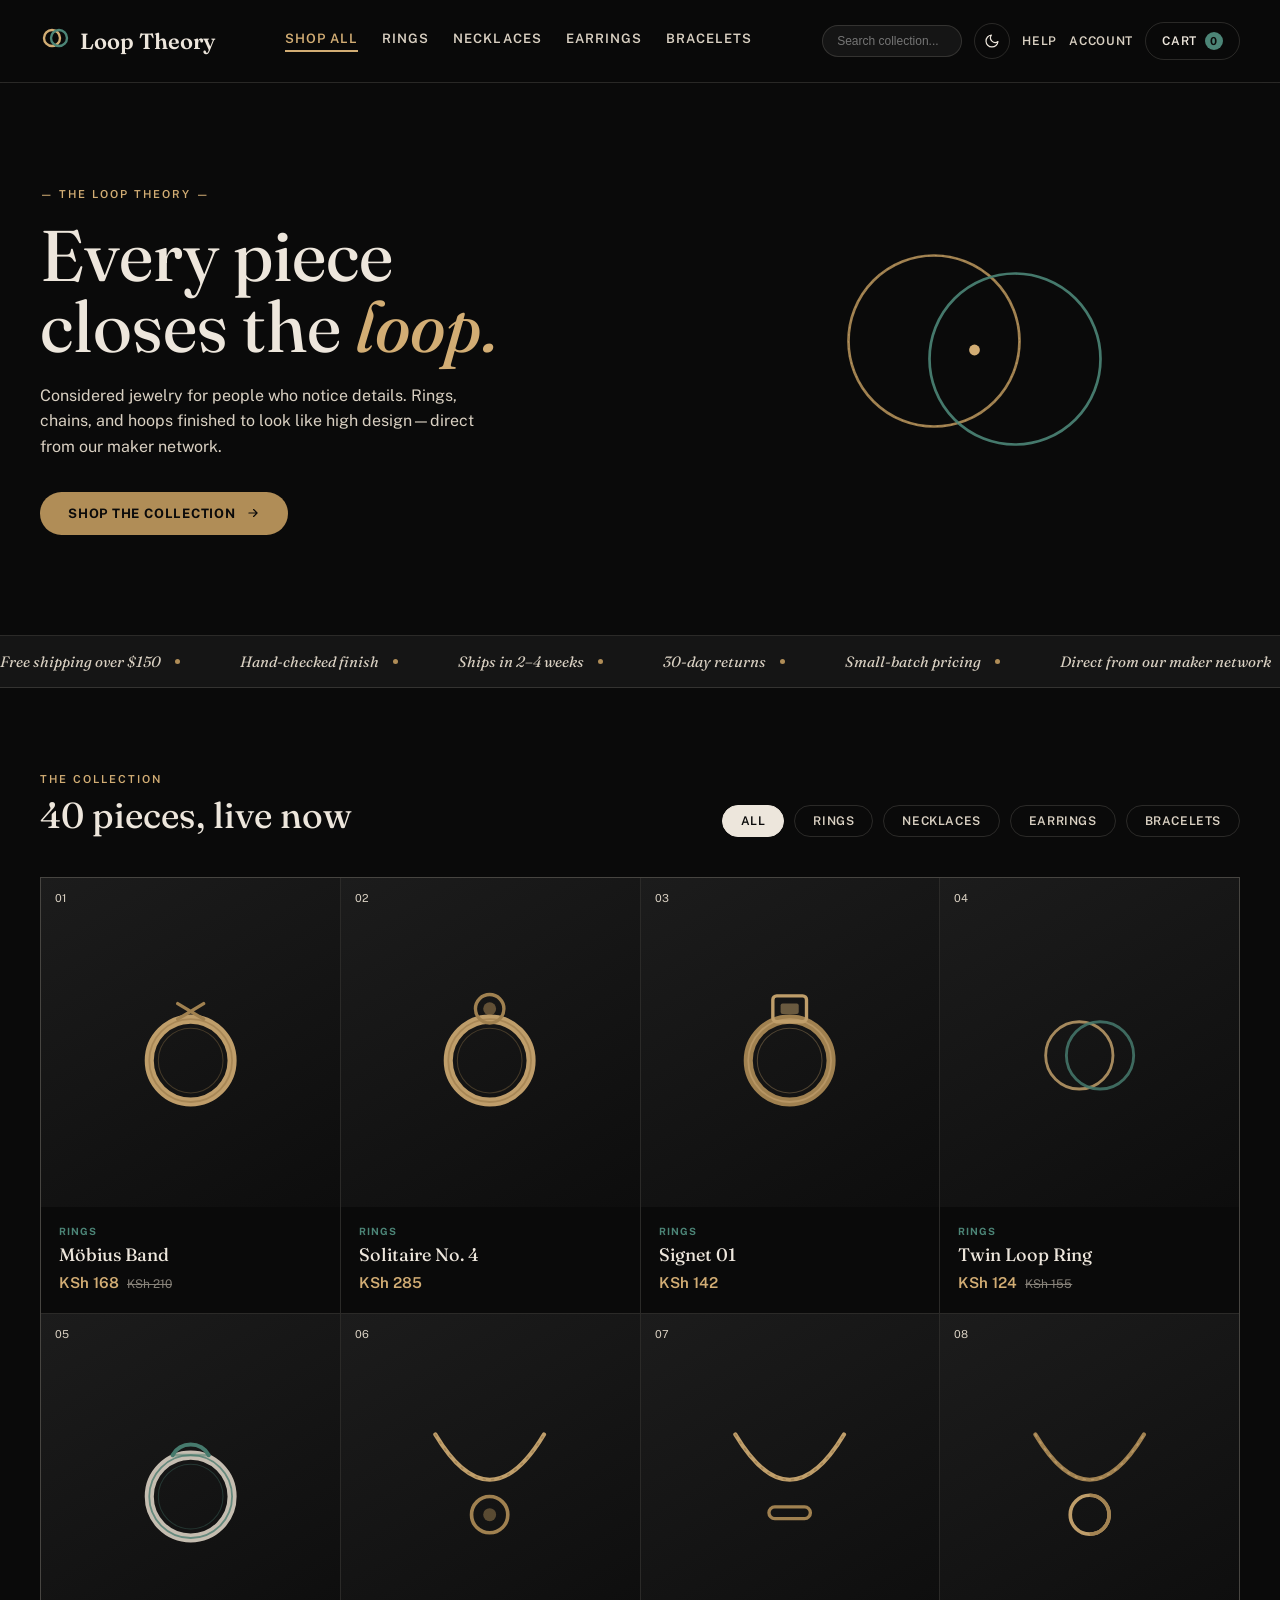
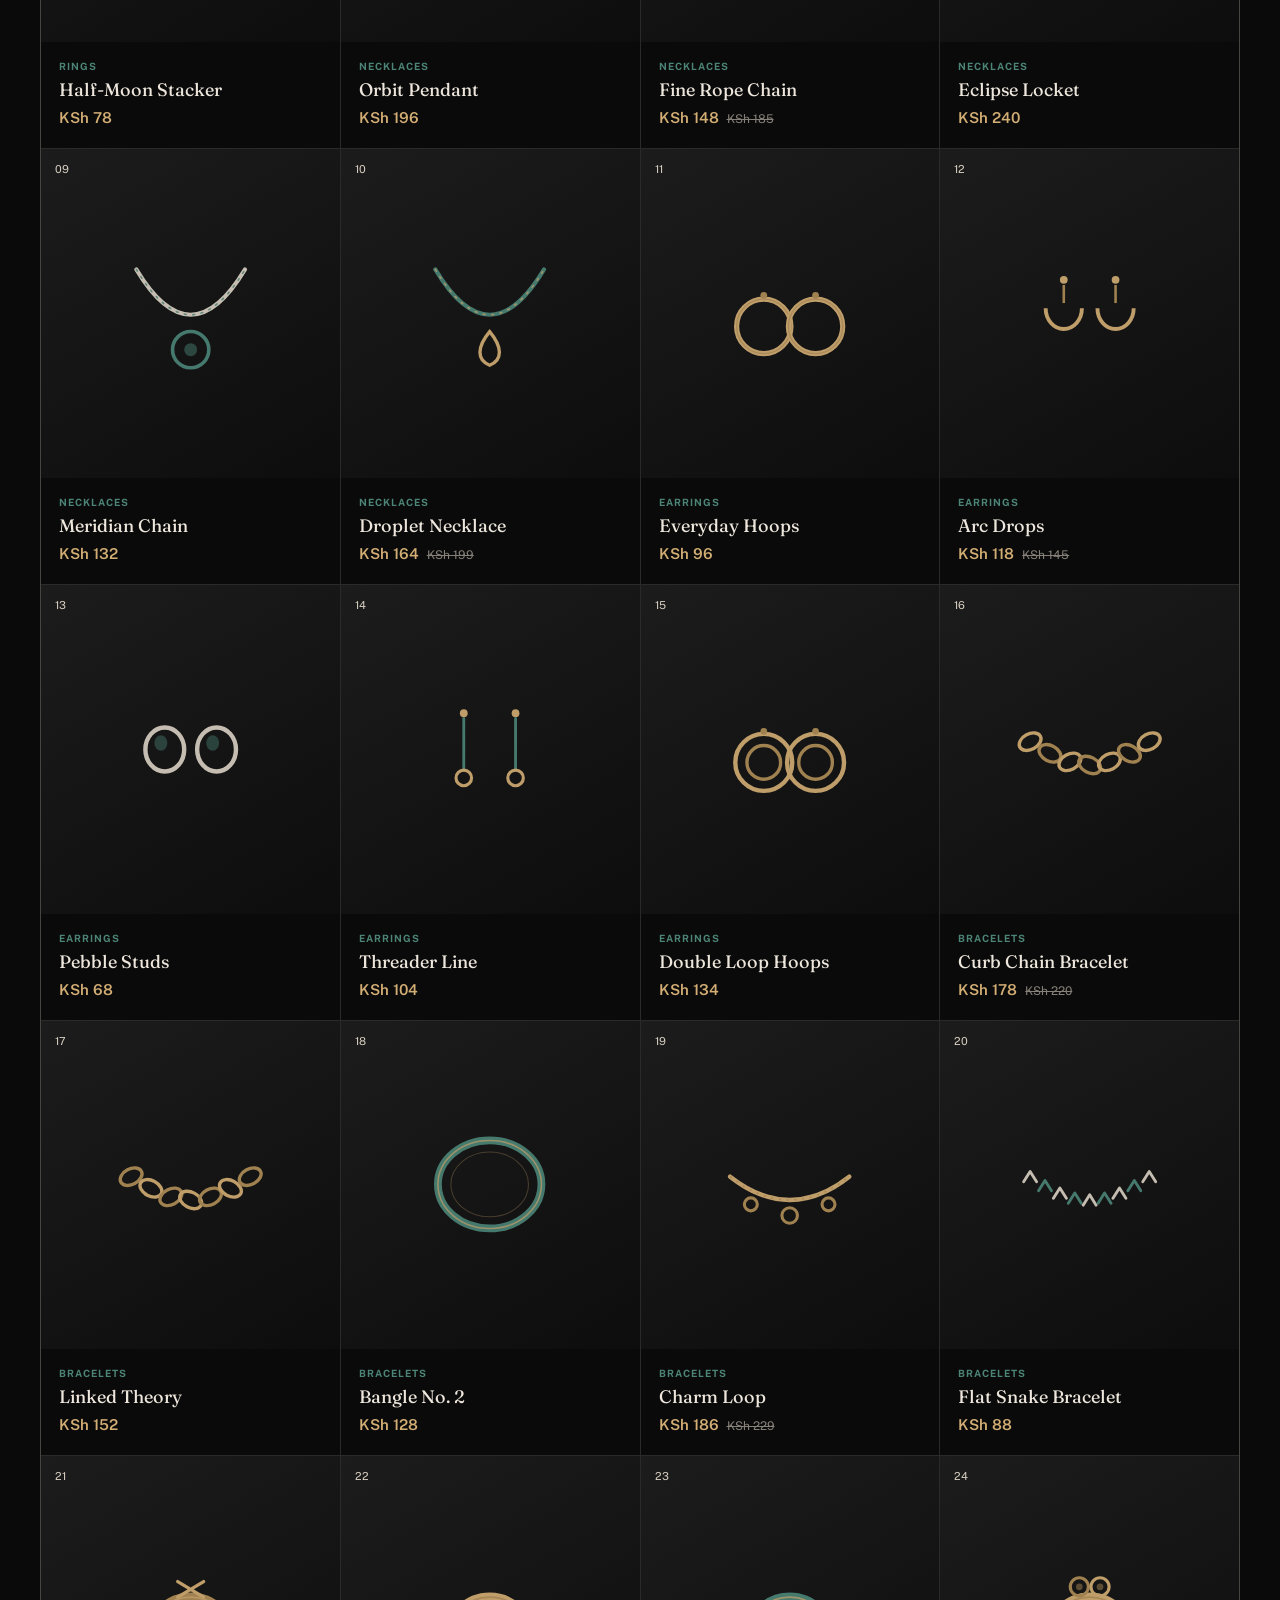
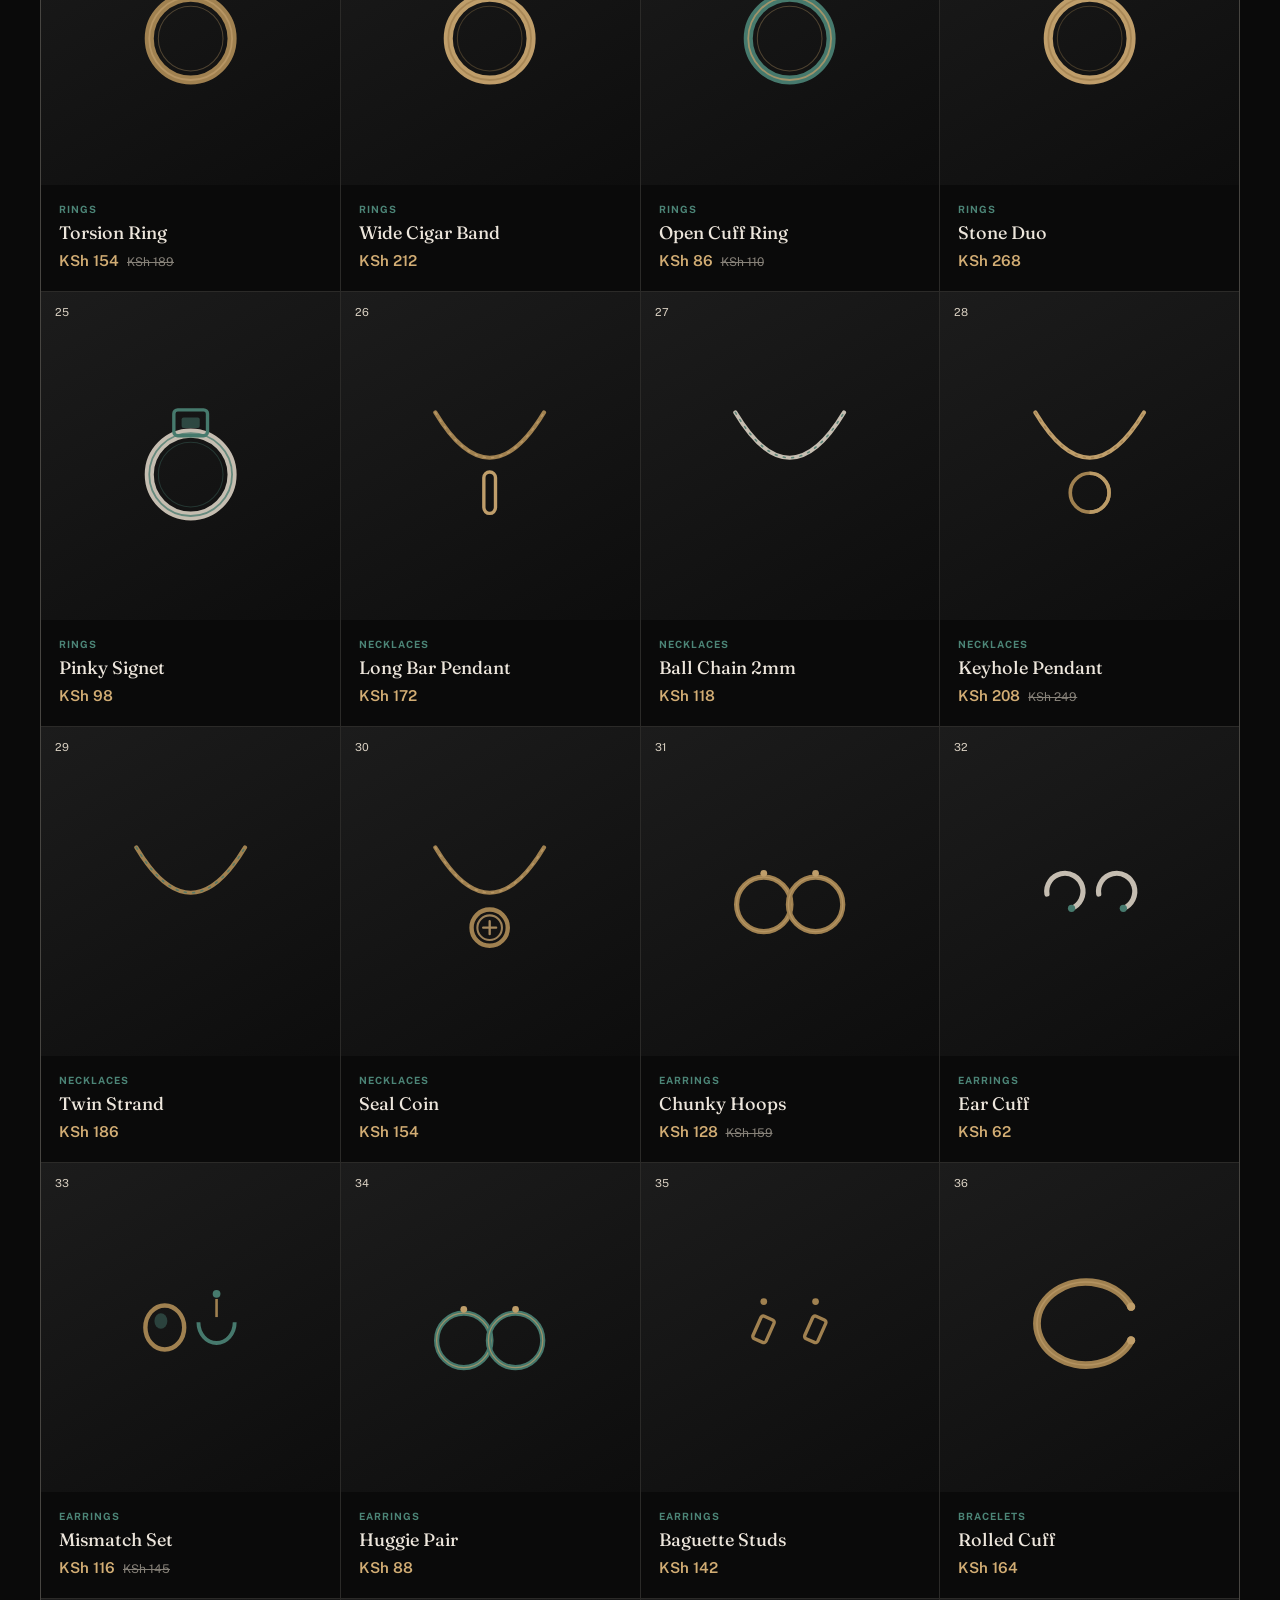
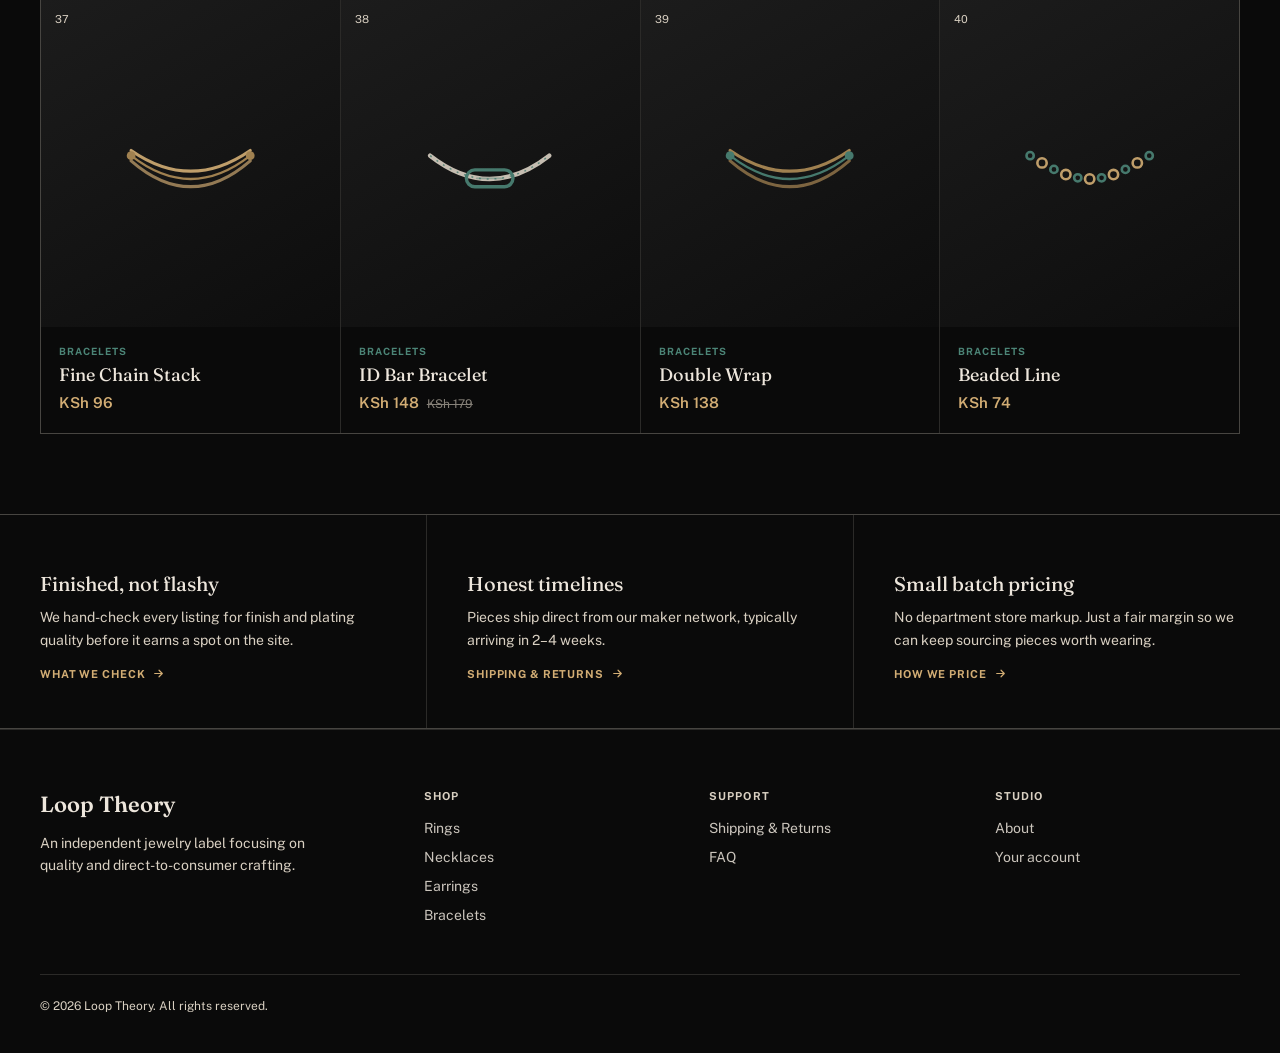
<file: index.html>
<!DOCTYPE html>
<html lang="en">
<head>
  <meta charset="UTF-8">
  <meta name="viewport" content="width=device-width, initial-scale=1.0">
  <title>Loop Theory — Jewelry, considered.</title>
  <link rel="icon" href="data:image/svg+xml,%3Csvg xmlns='http://www.w3.org/2000/svg' viewBox='0 0 30 30'%3E%3Ccircle cx='12' cy='15' r='8' fill='none' stroke='%23D2AD74' stroke-width='2.4'/%3E%3Ccircle cx='19' cy='15' r='8' fill='none' stroke='%234C8577' stroke-width='2.4'/%3E%3C/svg%3E">

  <!-- Config and theme run before the stylesheet so the chosen
       palette is on <html> for the first paint, with no flash. -->
  <script src="js/config.js"></script>
  <script src="js/theme.js"></script>

  <link rel="preconnect" href="https://fonts.googleapis.com">
  <link href="https://fonts.googleapis.com/css2?family=Fraunces:ital,opsz,wght@0,9..144,300;0,9..144,450;0,9..144,600;1,9..144,450&family=Public+Sans:wght@400;500;600;700&display=swap" rel="stylesheet">
  <link rel="stylesheet" href="css/styles.css">
</head>
<body>

<header>
  <div class="brand">
    <span class="loopmark">
      <svg width="30" height="30" viewBox="0 0 30 30" fill="none">
        <circle cx="12" cy="15" r="8" stroke="var(--brass-bright)" stroke-width="2.4"/>
        <circle cx="19" cy="15" r="8" stroke="var(--verdigris)" stroke-width="2.4"/>
      </svg>
    </span>
    Loop Theory
  </div>
  <nav class="mainnav" id="mainnav">
    <a href="index.html" class="active" aria-current="page">Shop All</a>
    <a href="rings.html">Rings</a>
    <a href="necklaces.html">Necklaces</a>
    <a href="earrings.html">Earrings</a>
    <a href="bracelets.html">Bracelets</a>
  </nav>
  <div class="header-actions">
    <input type="text" id="searchInput" class="search-input" placeholder="Search collection..." oninput="handleSearch(this.value)" />
    <span data-theme-toggle></span>
    <a class="linkish" href="faq.html">Help</a>
    <a class="linkish" href="account.html">Account</a>
    <button class="cart-btn" onclick="openCart()">
      Cart <span class="cart-count" id="cartCount">0</span>
    </button>
  </div>
</header>

<section class="hero">
  <div class="hero-copy">
    <span class="eyebrow">— The Loop Theory —</span>
    <h1>Every piece<br>closes the <em>loop.</em></h1>
    <p>Considered jewelry for people who notice details. Rings, chains, and hoops finished to look like high design—direct from our maker network.</p>
    <a href="#shop" class="btn-primary">
      Shop the collection
      <svg width="14" height="14" viewBox="0 0 24 24" fill="none"><path d="M5 12h14M13 6l6 6-6 6" stroke="currentColor" stroke-width="2" stroke-linecap="round" stroke-linejoin="round"/></svg>
    </a>
  </div>
  <div class="hero-visual">
    <svg viewBox="0 0 400 400" fill="none">
      <circle cx="150" cy="180" r="95" stroke="var(--brass)" stroke-width="3" opacity="0.9"/>
      <circle cx="240" cy="200" r="95" stroke="var(--verdigris)" stroke-width="3" opacity="0.9"/>
      <circle cx="150" cy="180" r="95" stroke="var(--brass-bright)" stroke-width="1" stroke-dasharray="2 6" opacity="0.5"/>
      <circle cx="195" cy="190" r="6" fill="var(--brass-bright)"/>
    </svg>
  </div>
</section>

<div class="strip">
  <div class="strip-inner" id="marquee"></div>
</div>

<section class="section" id="shop">
  <div class="section-head">
    <div>
      <span class="eyebrow">The Collection</span>
      <h2>40 pieces, live now</h2>
    </div>
    <div class="filters" id="filters"></div>
  </div>
  <div class="grid" id="grid"></div>
</section>

<div class="values">
  <div class="value">
    <h3>Finished, not flashy</h3>
    <p>We hand-check every listing for finish and plating quality before it earns a spot on the site.</p>
    <a class="value-link" href="about.html">What we check
      <svg width="13" height="13" viewBox="0 0 24 24" fill="none" aria-hidden="true"><path d="M5 12h14M13 6l6 6-6 6" stroke="currentColor" stroke-width="2.2" stroke-linecap="round" stroke-linejoin="round"/></svg>
    </a>
  </div>
  <div class="value">
    <h3>Honest timelines</h3>
    <p>Pieces ship direct from our maker network, typically arriving in 2–4 weeks.</p>
    <a class="value-link" href="shipping.html">Shipping &amp; returns
      <svg width="13" height="13" viewBox="0 0 24 24" fill="none" aria-hidden="true"><path d="M5 12h14M13 6l6 6-6 6" stroke="currentColor" stroke-width="2.2" stroke-linecap="round" stroke-linejoin="round"/></svg>
    </a>
  </div>
  <div class="value">
    <h3>Small batch pricing</h3>
    <p>No department store markup. Just a fair margin so we can keep sourcing pieces worth wearing.</p>
    <a class="value-link" href="about.html">How we price
      <svg width="13" height="13" viewBox="0 0 24 24" fill="none" aria-hidden="true"><path d="M5 12h14M13 6l6 6-6 6" stroke="currentColor" stroke-width="2.2" stroke-linecap="round" stroke-linejoin="round"/></svg>
    </a>
  </div>
</div>

<footer id="about">
  <div class="foot-grid">
    <div class="foot-brand">
      <div class="brand">Loop Theory</div>
      <p>An independent jewelry label focusing on quality and direct-to-consumer crafting.</p>
    </div>
    <div>
      <h4>Shop</h4>
      <ul>
        <li><a href="rings.html">Rings</a></li>
        <li><a href="necklaces.html">Necklaces</a></li>
        <li><a href="earrings.html">Earrings</a></li>
        <li><a href="bracelets.html">Bracelets</a></li>
      </ul>
    </div>
    <div>
      <h4>Support</h4>
      <ul><li><a href="shipping.html">Shipping &amp; Returns</a></li><li><a href="faq.html">FAQ</a></li></ul>
    </div>
    <div>
      <h4>Studio</h4>
      <ul><li><a href="about.html">About</a></li><li><a href="account.html">Your account</a></li></ul>
    </div>
  </div>
  <div class="foot-bottom">
    <span>© 2026 Loop Theory. All rights reserved.</span>
  </div>
</footer>

<div class="overlay" id="overlay">
  <div class="modal" id="modalContent"></div>
</div>

<div class="cart-overlay" id="cartOverlay" onclick="closeCart()"></div>
<div class="drawer" id="drawer">
  <div class="drawer-head">
    <h3>Your bag</h3>
    <button class="modal-close" style="position:static;" onclick="closeCart()">✕</button>
  </div>
  <div class="drawer-items" id="drawerItems"></div>
  <div class="drawer-foot">
    <div class="subtotal-row"><span>Subtotal</span><strong id="subtotal">KSh 0</strong></div>
    <div class="subtotal-row"><span>Delivery</span><strong id="shipping">Free</strong></div>
    <div class="subtotal-row total-row"><span>Total</span><strong id="total">KSh 0</strong></div>
    <div class="ship-hint" id="shipHint"></div>
    <button class="btn-primary modal-add" onclick="checkout()">Checkout</button>
  </div>
</div>

<script src="js/supabase-client.js"></script>
<script src="js/data.js"></script>
<script src="js/catalog.js"></script>
<script src="js/app.js"></script>
<script src="js/motion.js"></script>
</body>
</html>
</file>
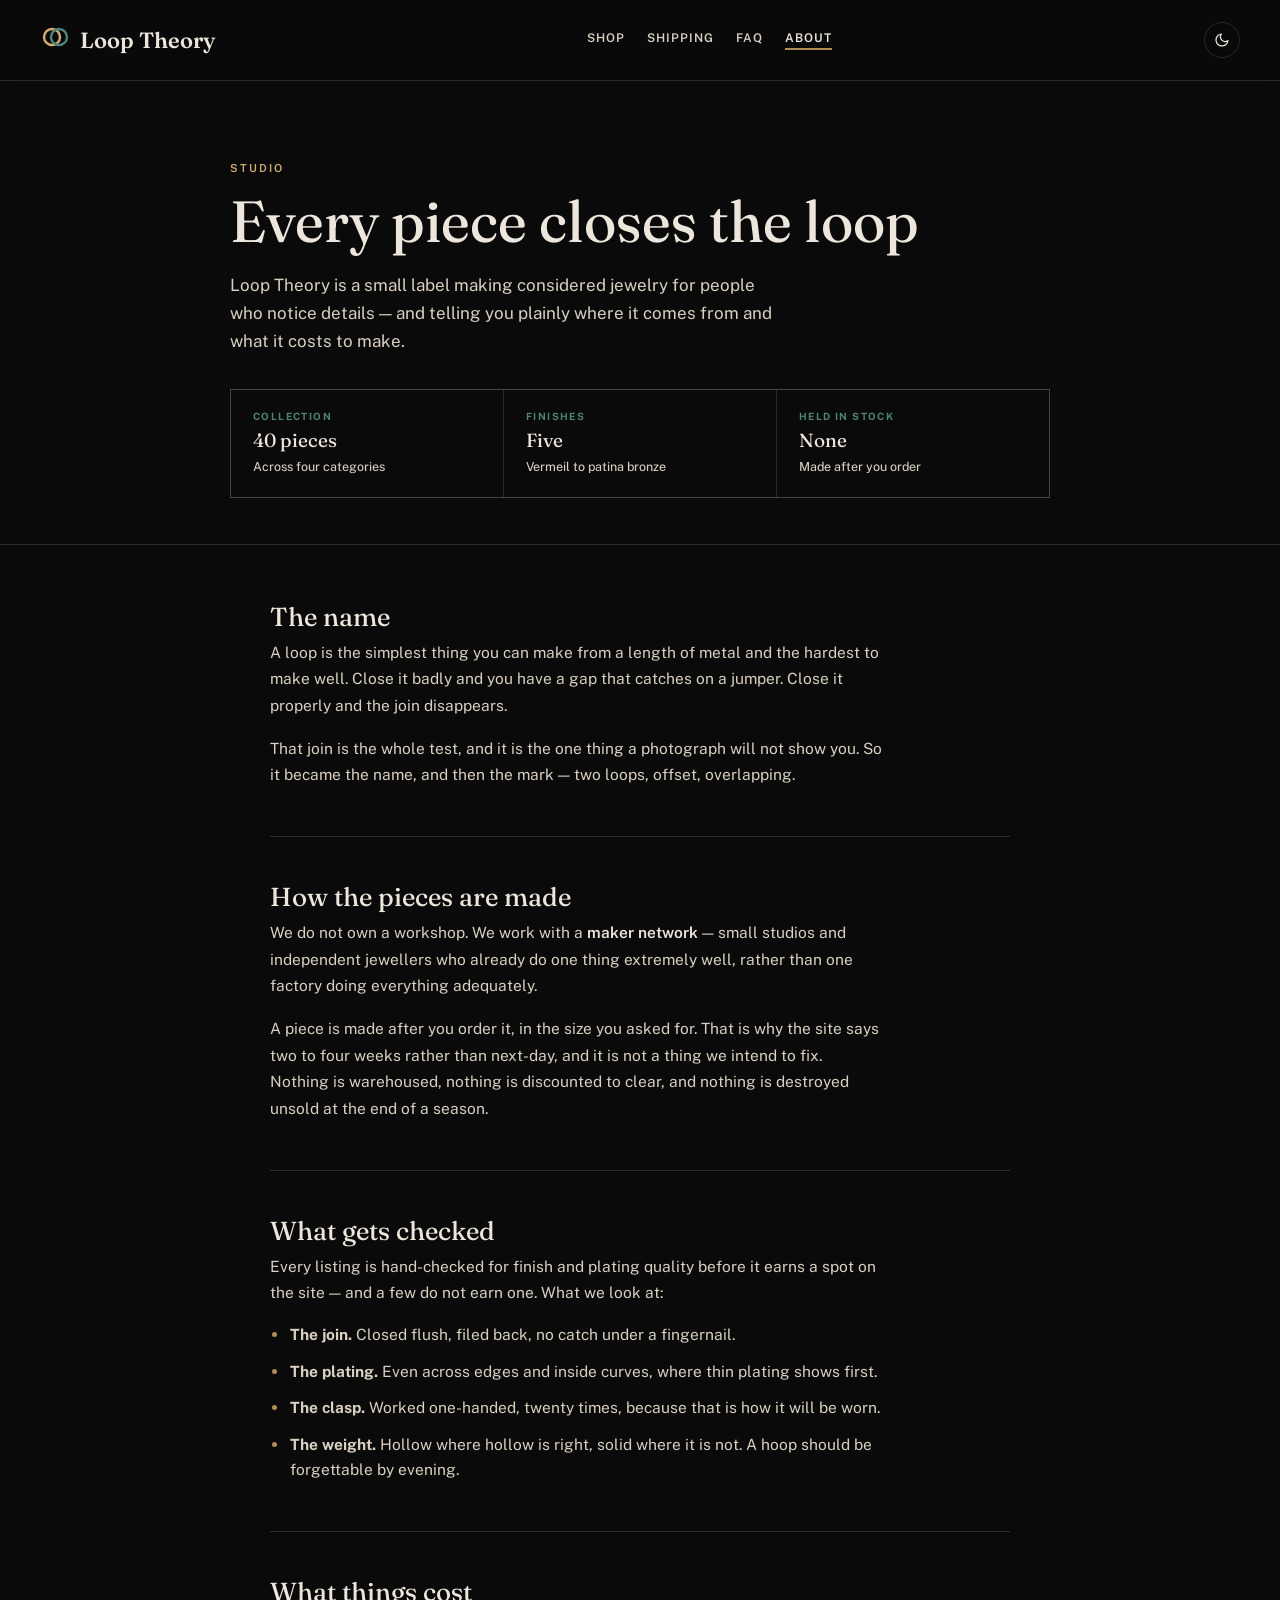
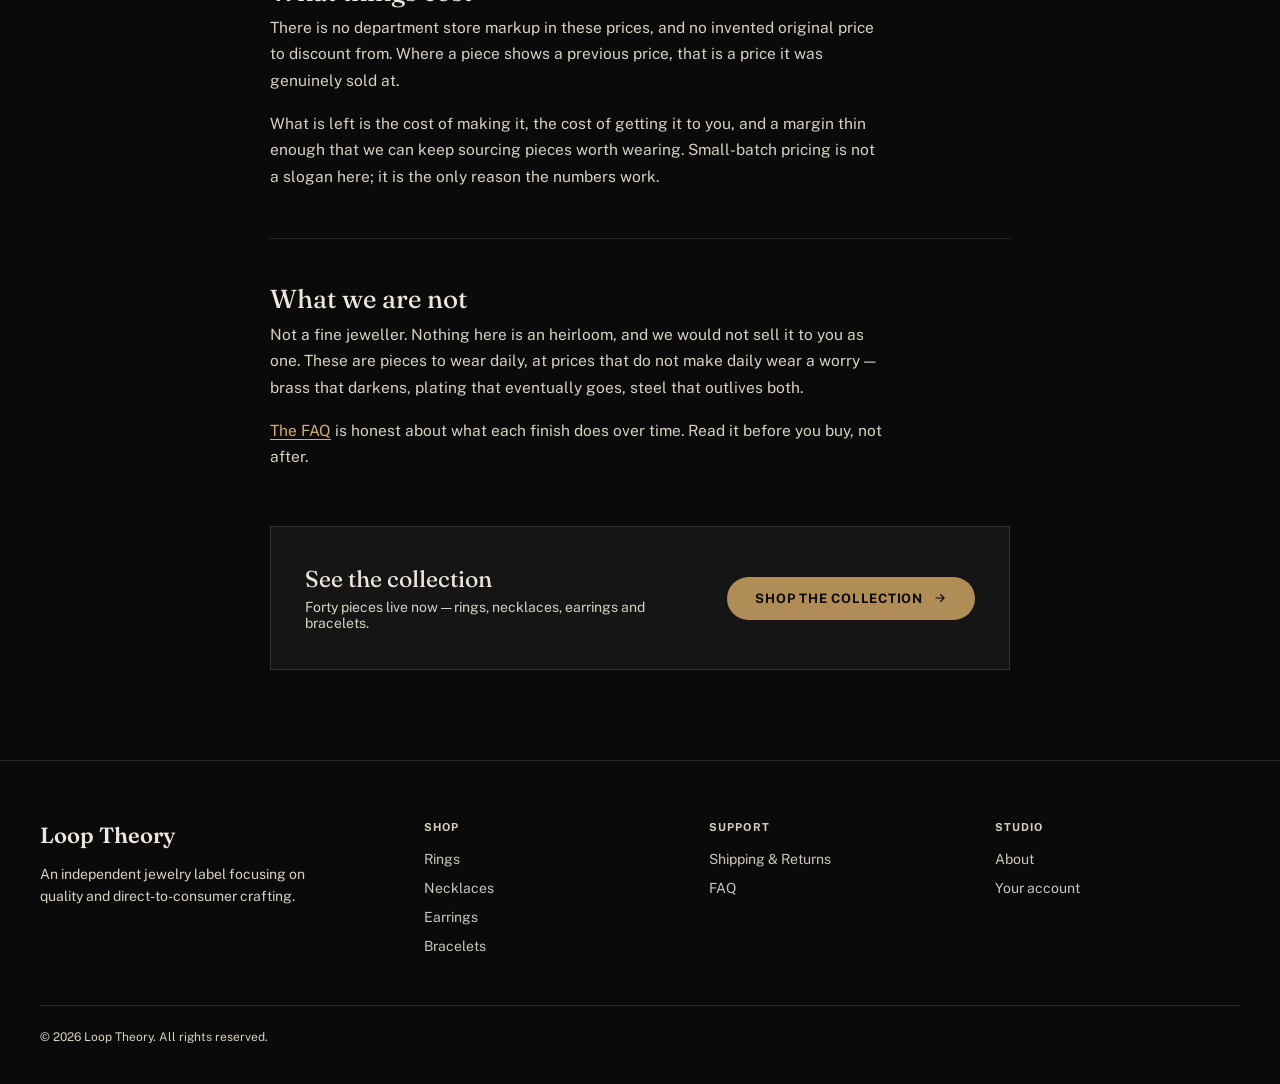
<file: about.html>
<!DOCTYPE html>
<html lang="en">
<head>
  <meta charset="UTF-8">
  <meta name="viewport" content="width=device-width, initial-scale=1.0">
  <title>Loop Theory — About</title>
  <meta name="description" content="An independent jewelry label working through a maker network — what we check, what we charge, and why every piece closes the loop.">
  <link rel="icon" href="data:image/svg+xml,%3Csvg xmlns='http://www.w3.org/2000/svg' viewBox='0 0 30 30'%3E%3Ccircle cx='12' cy='15' r='8' fill='none' stroke='%23D2AD74' stroke-width='2.4'/%3E%3Ccircle cx='19' cy='15' r='8' fill='none' stroke='%234C8577' stroke-width='2.4'/%3E%3C/svg%3E">

  <script src="js/config.js"></script>
  <script src="js/theme.js"></script>

  <link rel="preconnect" href="https://fonts.googleapis.com">
  <link href="https://fonts.googleapis.com/css2?family=Fraunces:ital,opsz,wght@0,9..144,300;0,9..144,450;0,9..144,600;1,9..144,450&family=Public+Sans:wght@400;500;600;700&display=swap" rel="stylesheet">
  <link rel="stylesheet" href="css/styles.css">
  <link rel="stylesheet" href="css/pages.css">
</head>
<body>

<header>
  <a class="brand" href="index.html">
    <span class="loopmark">
      <svg width="30" height="30" viewBox="0 0 30 30" fill="none" aria-hidden="true">
        <circle cx="12" cy="15" r="8" stroke="var(--brass-bright)" stroke-width="2.4"/>
        <circle cx="19" cy="15" r="8" stroke="var(--verdigris)" stroke-width="2.4"/>
      </svg>
    </span>
    Loop Theory
  </a>
  <nav class="pagenav">
    <a href="index.html#shop">Shop</a>
    <a href="shipping.html">Shipping</a>
    <a href="faq.html">FAQ</a>
    <a href="about.html" aria-current="page">About</a>
  </nav>
  <div class="page-head-actions">
    <span data-theme-toggle></span>
  </div>
</header>

<div class="page-hero">
  <div class="page-hero-inner">
    <span class="eyebrow">Studio</span>
    <h1>Every piece closes the loop</h1>
    <p class="lede">
      Loop Theory is a small label making considered jewelry for people who notice
      details — and telling you plainly where it comes from and what it costs to make.
    </p>

    <dl class="facts">
      <div class="fact">
        <dt>Collection</dt>
        <dd>40 pieces<span class="sub">Across four categories</span></dd>
      </div>
      <div class="fact">
        <dt>Finishes</dt>
        <dd>Five<span class="sub">Vermeil to patina bronze</span></dd>
      </div>
      <div class="fact">
        <dt>Held in stock</dt>
        <dd>None<span class="sub">Made after you order</span></dd>
      </div>
    </dl>
  </div>
</div>

<main class="prose">

  <section>
    <h2>The name</h2>
    <p>
      A loop is the simplest thing you can make from a length of metal and the hardest to
      make well. Close it badly and you have a gap that catches on a jumper. Close it
      properly and the join disappears.
    </p>
    <p>
      That join is the whole test, and it is the one thing a photograph will not show you.
      So it became the name, and then the mark — two loops, offset, overlapping.
    </p>
  </section>

  <section>
    <h2>How the pieces are made</h2>
    <p>
      We do not own a workshop. We work with a <strong>maker network</strong> — small
      studios and independent jewellers who already do one thing extremely well, rather
      than one factory doing everything adequately.
    </p>
    <p>
      A piece is made after you order it, in the size you asked for. That is why the site
      says two to four weeks rather than next-day, and it is not a thing we intend to fix.
      Nothing is warehoused, nothing is discounted to clear, and nothing is destroyed
      unsold at the end of a season.
    </p>
  </section>

  <section>
    <h2>What gets checked</h2>
    <p>
      Every listing is hand-checked for finish and plating quality before it earns a spot
      on the site — and a few do not earn one. What we look at:
    </p>
    <ul>
      <li><strong>The join.</strong> Closed flush, filed back, no catch under a fingernail.</li>
      <li><strong>The plating.</strong> Even across edges and inside curves, where thin plating shows first.</li>
      <li><strong>The clasp.</strong> Worked one-handed, twenty times, because that is how it will be worn.</li>
      <li><strong>The weight.</strong> Hollow where hollow is right, solid where it is not. A hoop should be forgettable by evening.</li>
    </ul>
  </section>

  <section>
    <h2>What things cost</h2>
    <p>
      There is no department store markup in these prices, and no invented original price
      to discount from. Where a piece shows a previous price, that is a price it was
      genuinely sold at.
    </p>
    <p>
      What is left is the cost of making it, the cost of getting it to you, and a margin
      thin enough that we can keep sourcing pieces worth wearing. Small-batch pricing is
      not a slogan here; it is the only reason the numbers work.
    </p>
  </section>

  <section>
    <h2>What we are not</h2>
    <p>
      Not a fine jeweller. Nothing here is an heirloom, and we would not sell it to you as
      one. These are pieces to wear daily, at prices that do not make daily wear a worry —
      brass that darkens, plating that eventually goes, steel that outlives both.
    </p>
    <p>
      <a href="faq.html">The FAQ</a> is honest about what each finish does over time. Read
      it before you buy, not after.
    </p>
  </section>

</main>

<div class="page-cta">
  <div class="page-cta-inner">
    <div>
      <h2>See the collection</h2>
      <p>Forty pieces live now — rings, necklaces, earrings and bracelets.</p>
    </div>
    <a class="btn-primary" href="index.html#shop">
      Shop the collection
      <svg width="14" height="14" viewBox="0 0 24 24" fill="none" aria-hidden="true"><path d="M5 12h14M13 6l6 6-6 6" stroke="currentColor" stroke-width="2" stroke-linecap="round" stroke-linejoin="round"/></svg>
    </a>
  </div>
</div>

<footer>
  <div class="foot-grid">
    <div class="foot-brand">
      <div class="brand">Loop Theory</div>
      <p>An independent jewelry label focusing on quality and direct-to-consumer crafting.</p>
    </div>
    <div>
      <h4>Shop</h4>
      <ul>
        <li><a href="rings.html">Rings</a></li>
        <li><a href="necklaces.html">Necklaces</a></li>
        <li><a href="earrings.html">Earrings</a></li>
        <li><a href="bracelets.html">Bracelets</a></li>
      </ul>
    </div>
    <div>
      <h4>Support</h4>
      <ul><li><a href="shipping.html">Shipping &amp; Returns</a></li><li><a href="faq.html">FAQ</a></li></ul>
    </div>
    <div>
      <h4>Studio</h4>
      <ul><li><a href="about.html">About</a></li><li><a href="account.html">Your account</a></li></ul>
    </div>
  </div>
  <div class="foot-bottom">
    <span>© 2026 Loop Theory. All rights reserved.</span>
  </div>
</footer>

<script src="js/motion.js"></script>
</body>
</html>
</file>
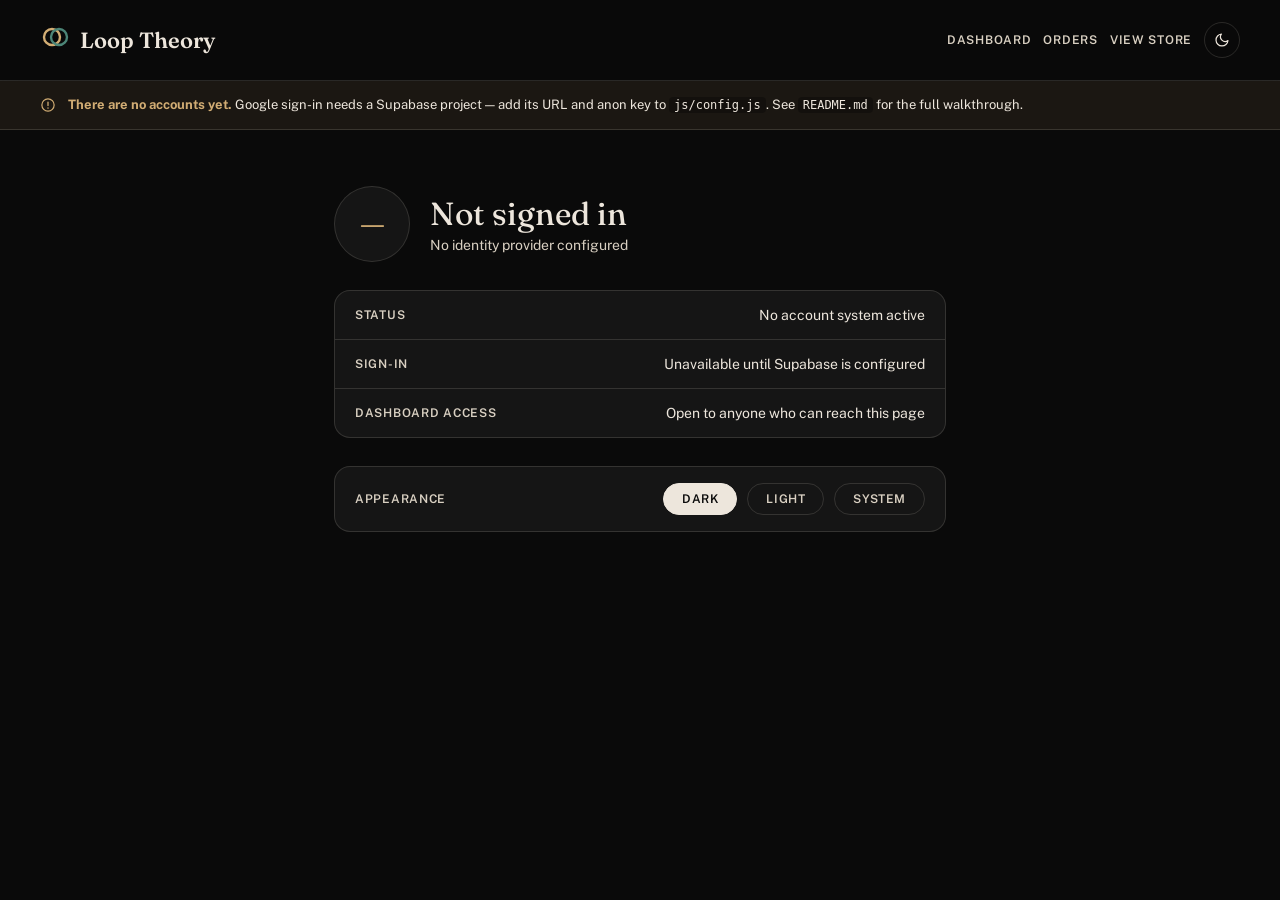
<file: account.html>
<!DOCTYPE html>
<html lang="en">
<head>
  <meta charset="UTF-8">
  <meta name="viewport" content="width=device-width, initial-scale=1.0">
  <meta name="robots" content="noindex, nofollow">
  <title>Loop Theory — Account</title>
  <link rel="icon" href="data:image/svg+xml,%3Csvg xmlns='http://www.w3.org/2000/svg' viewBox='0 0 30 30'%3E%3Ccircle cx='12' cy='15' r='8' fill='none' stroke='%23D2AD74' stroke-width='2.4'/%3E%3Ccircle cx='19' cy='15' r='8' fill='none' stroke='%234C8577' stroke-width='2.4'/%3E%3C/svg%3E">

  <script src="js/config.js"></script>
  <script src="js/theme.js"></script>

  <link rel="preconnect" href="https://fonts.googleapis.com">
  <link href="https://fonts.googleapis.com/css2?family=Fraunces:ital,opsz,wght@0,9..144,300;0,9..144,450;0,9..144,600;1,9..144,450&family=Public+Sans:wght@400;500;600;700&display=swap" rel="stylesheet">
  <link rel="stylesheet" href="css/styles.css">
  <link rel="stylesheet" href="css/admin.css">
</head>
<body>

<header>
  <div class="brand">
    <span class="loopmark">
      <svg width="30" height="30" viewBox="0 0 30 30" fill="none" aria-hidden="true">
        <circle cx="12" cy="15" r="8" stroke="var(--brass-bright)" stroke-width="2.4"/>
        <circle cx="19" cy="15" r="8" stroke="var(--verdigris)" stroke-width="2.4"/>
      </svg>
    </span>
    Loop Theory
  </div>
  <div class="header-actions">
    <a class="linkish" href="admin.html">Dashboard</a>
    <a class="linkish" href="orders.html">Orders</a>
    <a class="linkish" href="index.html">View store</a>
    <span id="themeSlot"></span>
  </div>
</header>

<div id="banners"></div>

<main class="account-wrap" id="main">
  <div class="account-hero">
    <span id="avatarSlot"></span>
    <div>
      <h1 id="displayName">…</h1>
      <div class="email" id="displayEmail"></div>
    </div>
  </div>

  <div class="rows" id="rows"></div>

  <div class="rows">
    <div class="row">
      <span class="k">Appearance</span>
      <span class="v">
        <span class="filters" id="themeChoice" style="justify-content:flex-end;"></span>
      </span>
    </div>
  </div>

  <div style="margin-top:28px;display:flex;gap:12px;flex-wrap:wrap;">
    <button class="btn-ghost" id="signOut">Sign out</button>
  </div>
</main>

<div class="toast-wrap" id="toasts" role="status" aria-live="polite"></div>

<script src="js/supabase-client.js"></script>
<script src="js/auth.js"></script>
<script src="js/account.js"></script>
</body>
</html>
</file>
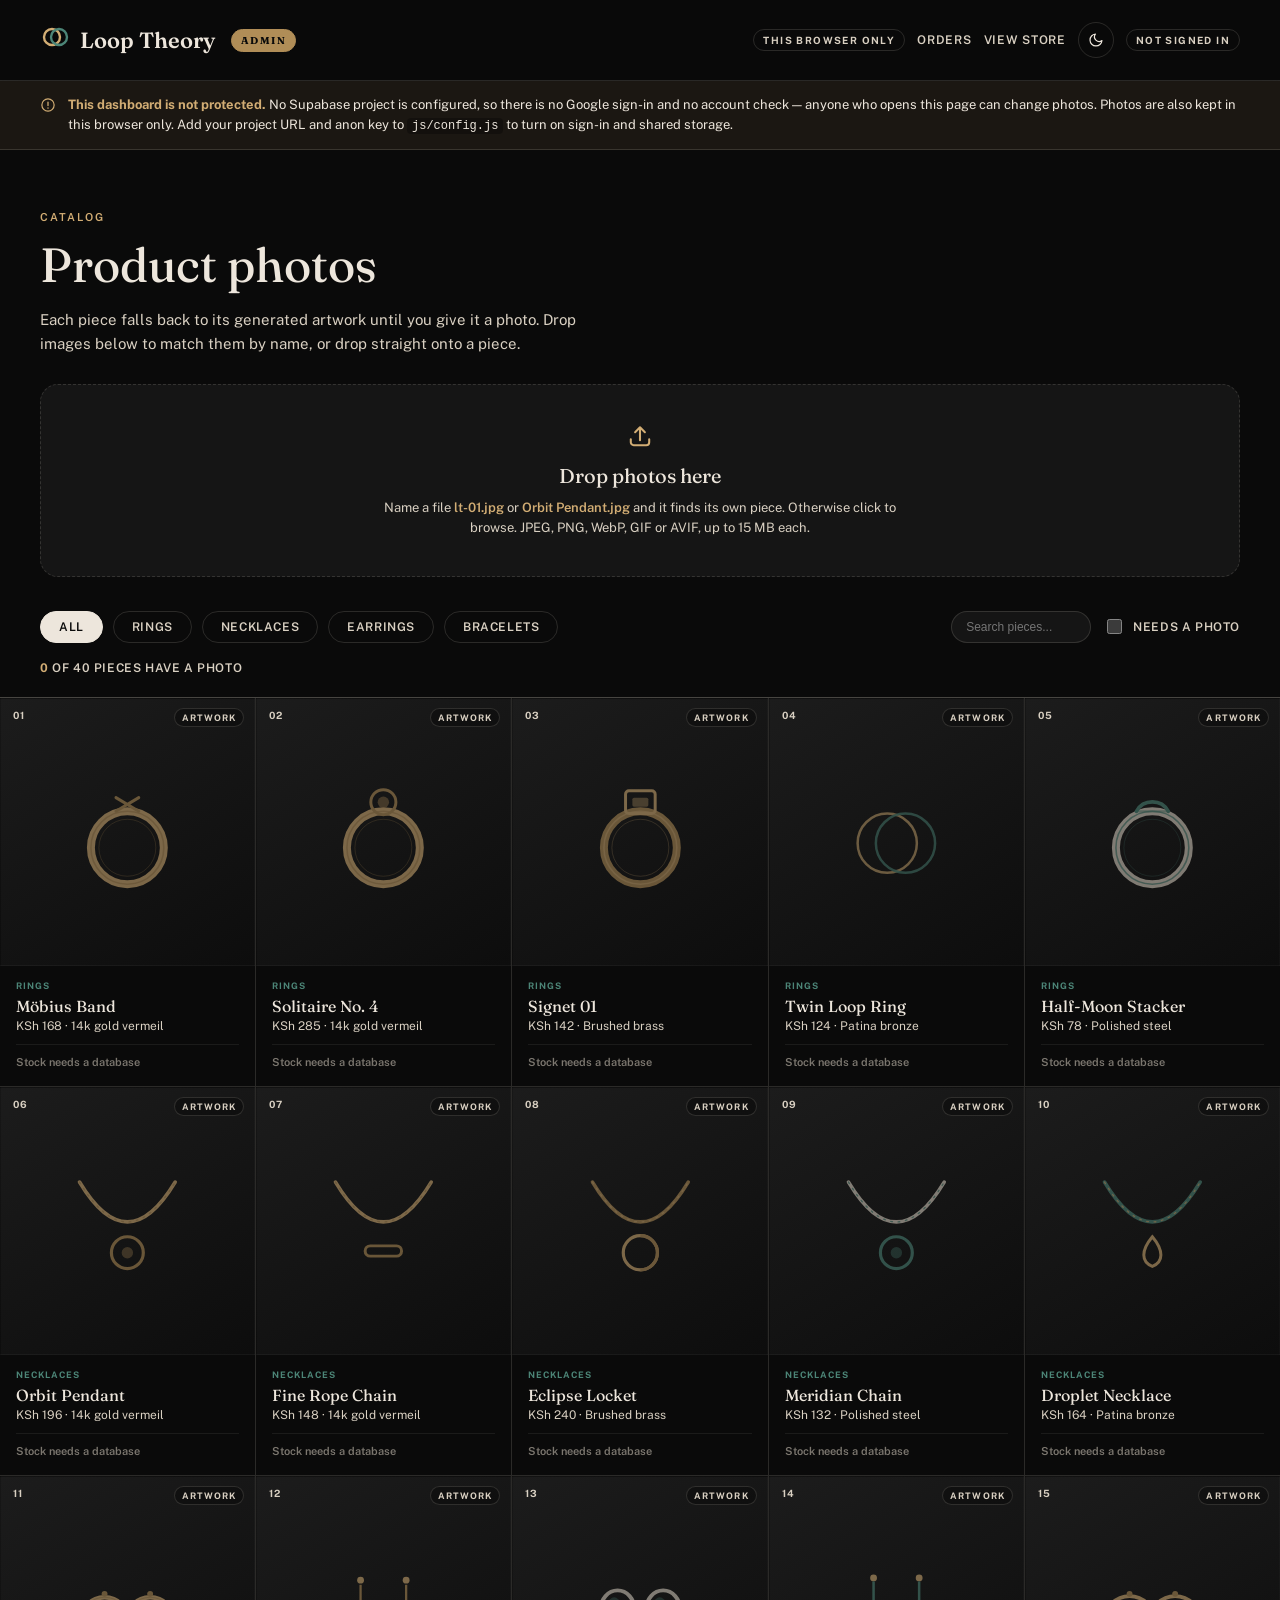
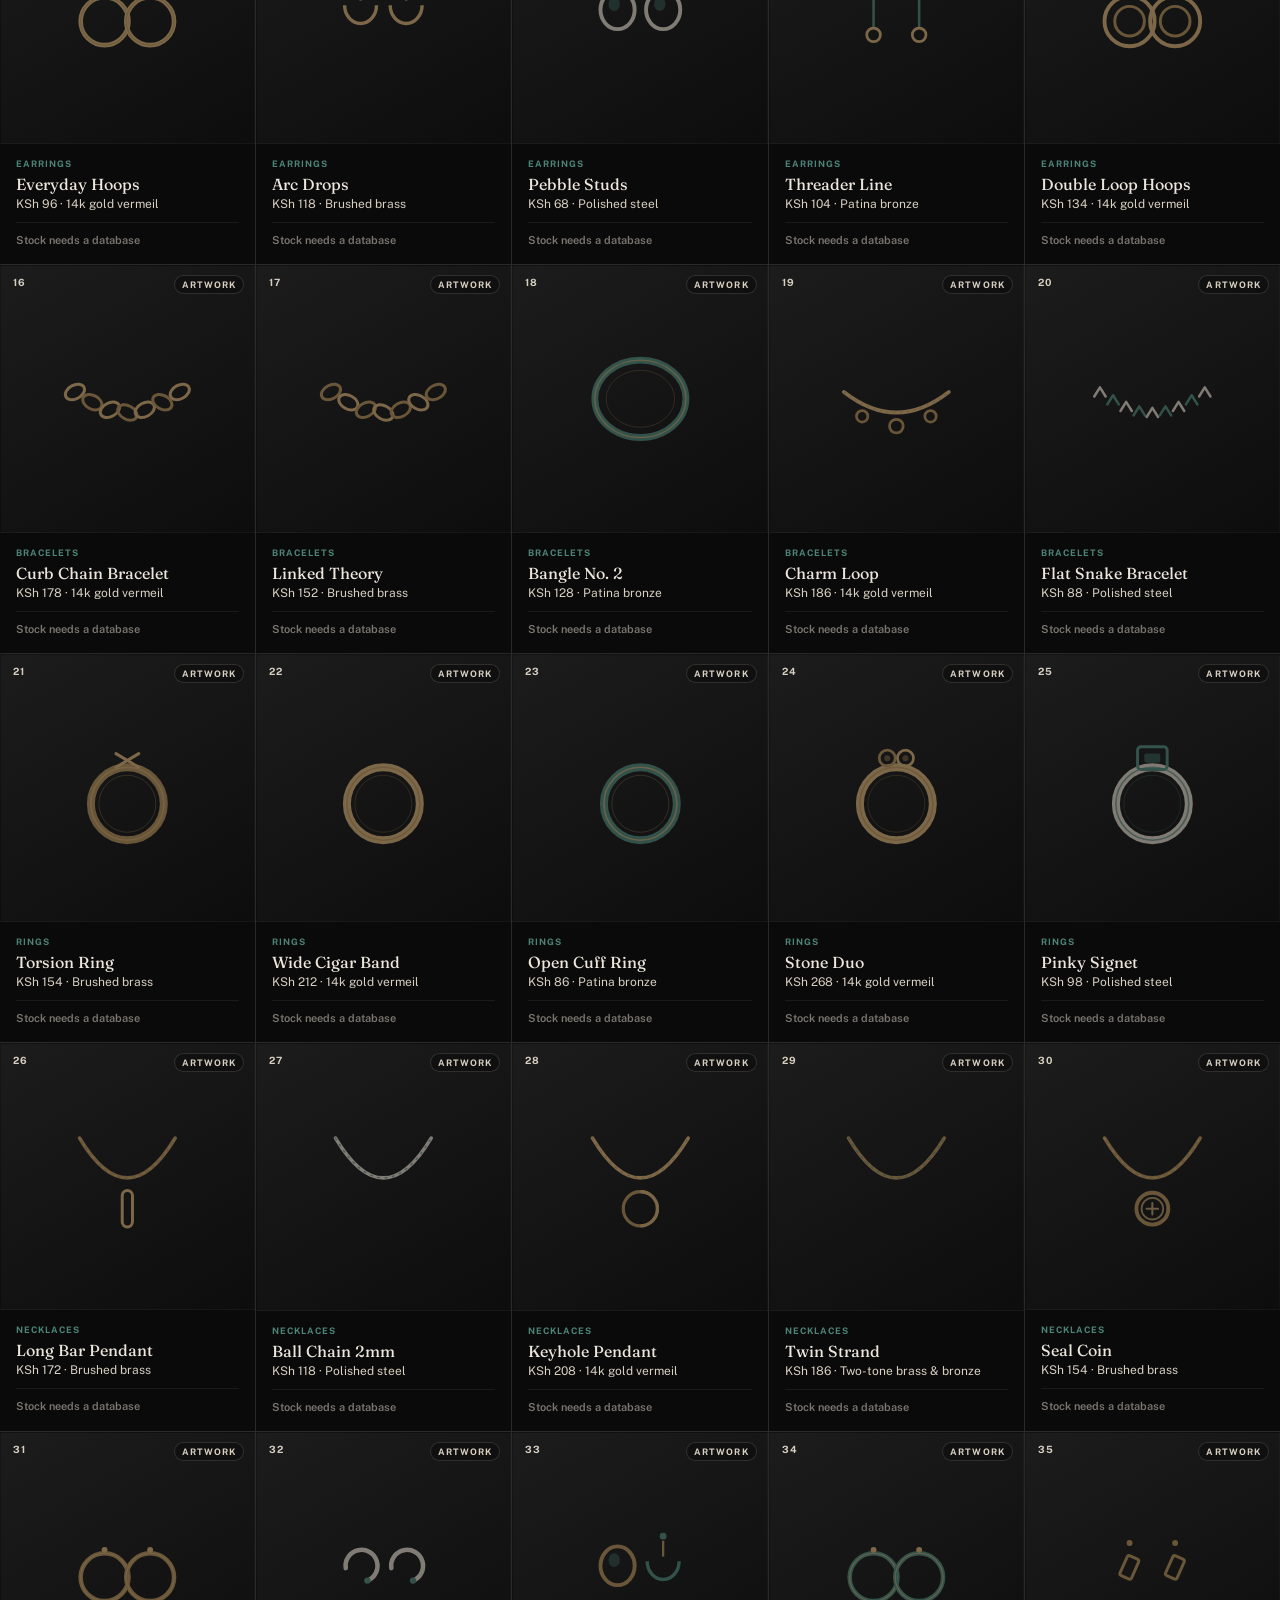
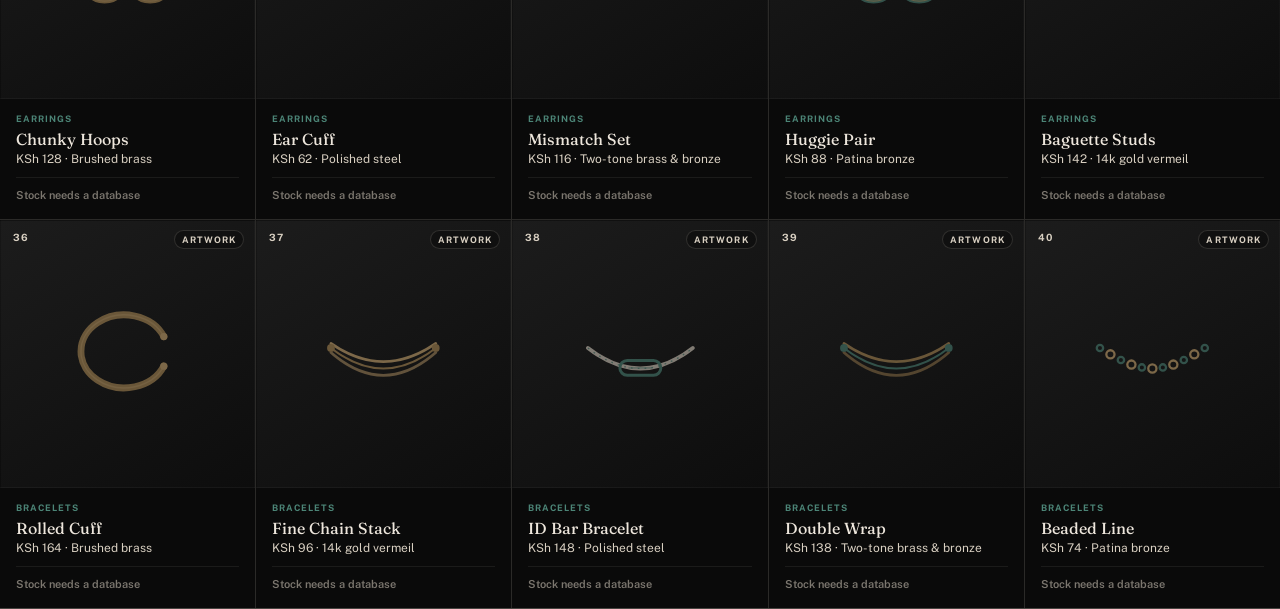
<file: admin.html>
<!DOCTYPE html>
<html lang="en">
<head>
  <meta charset="UTF-8">
  <meta name="viewport" content="width=device-width, initial-scale=1.0">
  <meta name="robots" content="noindex, nofollow">
  <title>Loop Theory — Photo admin</title>
  <link rel="icon" href="data:image/svg+xml,%3Csvg xmlns='http://www.w3.org/2000/svg' viewBox='0 0 30 30'%3E%3Ccircle cx='12' cy='15' r='8' fill='none' stroke='%23D2AD74' stroke-width='2.4'/%3E%3Ccircle cx='19' cy='15' r='8' fill='none' stroke='%234C8577' stroke-width='2.4'/%3E%3C/svg%3E">

  <!-- Config and theme run before the stylesheet so the correct
       palette is on <html> for the first paint. -->
  <script src="js/config.js"></script>
  <script src="js/theme.js"></script>

  <link rel="preconnect" href="https://fonts.googleapis.com">
  <link href="https://fonts.googleapis.com/css2?family=Fraunces:ital,opsz,wght@0,9..144,300;0,9..144,450;0,9..144,600;1,9..144,450&family=Public+Sans:wght@400;500;600;700&display=swap" rel="stylesheet">
  <link rel="stylesheet" href="css/styles.css">
  <link rel="stylesheet" href="css/admin.css">
</head>
<body>

<header>
  <div class="brand">
    <span class="loopmark">
      <svg width="30" height="30" viewBox="0 0 30 30" fill="none" aria-hidden="true">
        <circle cx="12" cy="15" r="8" stroke="var(--brass-bright)" stroke-width="2.4"/>
        <circle cx="19" cy="15" r="8" stroke="var(--verdigris)" stroke-width="2.4"/>
      </svg>
    </span>
    Loop Theory
    <span class="tag tag-brass" style="margin-left:6px;">Admin</span>
  </div>

  <div class="header-actions">
    <span class="tag" id="modePill">…</span>
    <a class="linkish" href="orders.html">Orders</a>
    <a class="linkish" href="index.html">View store</a>
    <span id="themeSlot"></span>
    <span id="identity" style="display:inline-flex;align-items:center;gap:10px;"></span>
  </div>
</header>

<div id="banners"></div>

<main>
  <section class="admin-head">
    <span class="eyebrow">Catalog</span>
    <h1>Product photos</h1>
    <p class="admin-lede">
      Each piece falls back to its generated artwork until you give it a photo.
      Drop images below to match them by name, or drop straight onto a piece.
    </p>
  </section>

  <div class="dropzone" id="dropzone" role="button" tabindex="0"
       aria-label="Upload photos — drop files here or click to browse">
    <svg width="26" height="26" viewBox="0 0 24 24" fill="none" aria-hidden="true">
      <path d="M12 16V4m0 0L7.5 8.5M12 4l4.5 4.5" stroke="currentColor"
            stroke-width="1.9" stroke-linecap="round" stroke-linejoin="round"/>
      <path d="M3.5 15v2.8A2.7 2.7 0 0 0 6.2 20.5h11.6a2.7 2.7 0 0 0 2.7-2.7V15"
            stroke="currentColor" stroke-width="1.9" stroke-linecap="round"/>
    </svg>
    <h3>Drop photos here</h3>
    <p>
      Name a file <em>lt-01.jpg</em> or <em>Orbit Pendant.jpg</em> and it finds its own piece.
      Otherwise click to browse. JPEG, PNG, WebP, GIF or AVIF, up to 15&nbsp;MB each.
    </p>
    <input type="file" id="filePicker" accept="image/*" multiple hidden>
  </div>

  <div class="admin-toolbar">
    <div class="filters" id="adminFilters"></div>
    <div class="toolbar-right">
      <input type="text" id="adminSearch" class="search-input" placeholder="Search pieces...">
      <label class="toggle">
        <input type="checkbox" id="onlyMissing">
        Needs a photo
      </label>
    </div>
  </div>

  <div class="overview" id="overview"></div>
  <div class="stats" id="stats"></div>
  <div class="admin-grid" id="adminGrid"></div>
</main>

<div class="toast-wrap" id="toasts" role="status" aria-live="polite"></div>

<script src="js/supabase-client.js"></script>
<script src="js/data.js"></script>
<script src="js/catalog.js"></script>
<script src="js/store.js"></script>
<script src="js/auth.js"></script>
<script src="js/admin.js"></script>
</body>
</html>
</file>
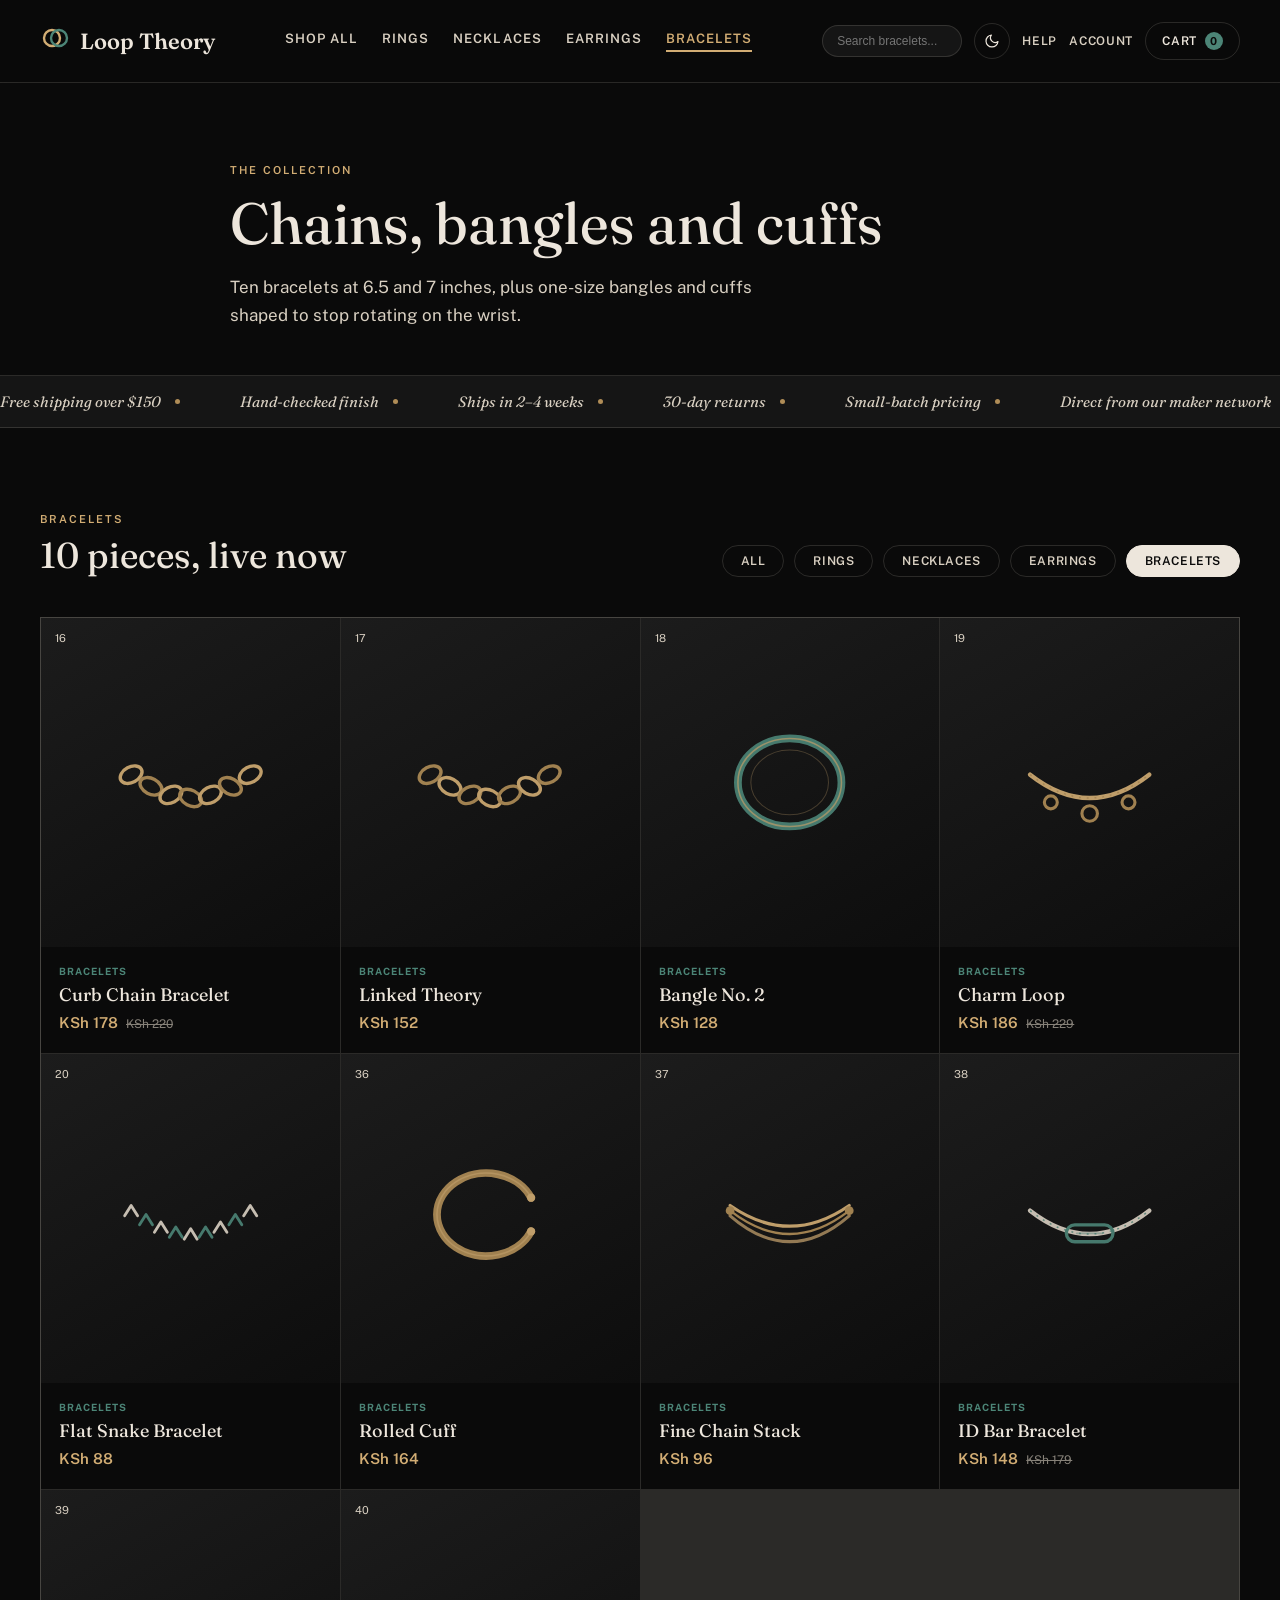
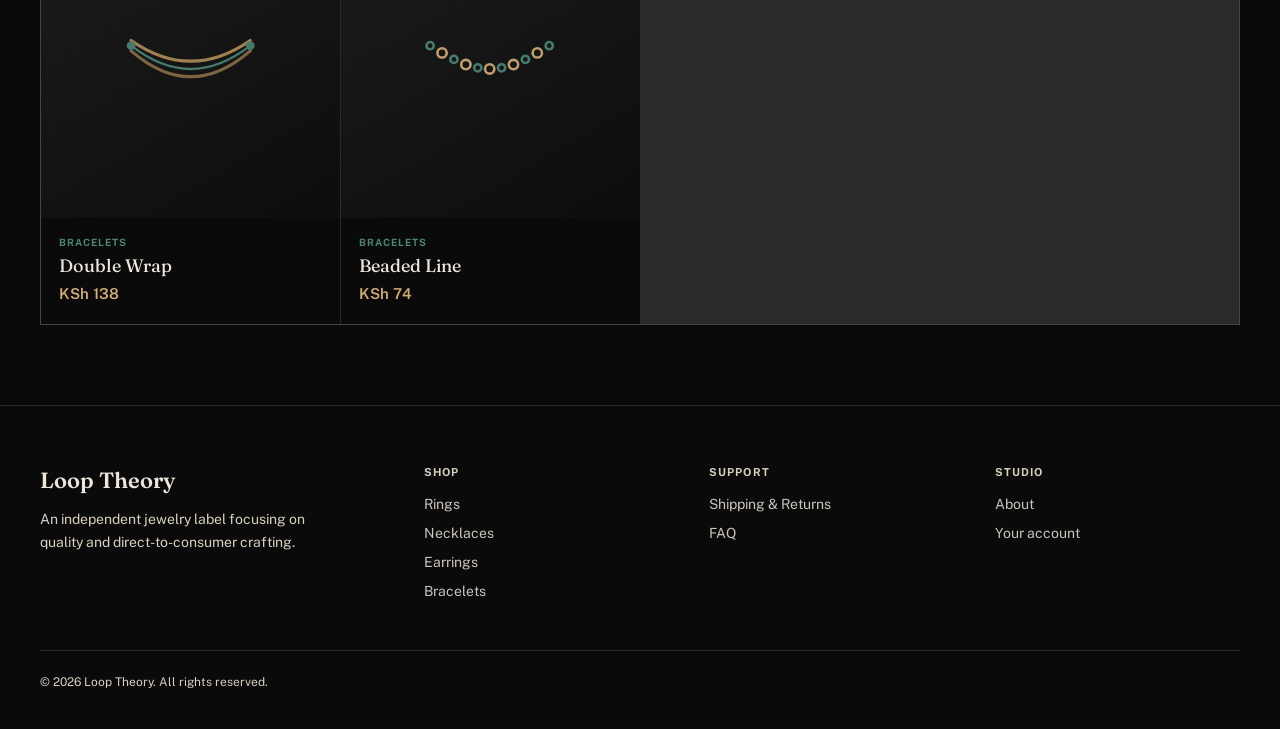
<file: bracelets.html>
<!DOCTYPE html>
<html lang="en">
<head>
  <meta charset="UTF-8">
  <meta name="viewport" content="width=device-width, initial-scale=1.0">
  <title>Loop Theory — Bracelets</title>
  <meta name="description" content="Ten bracelets at 6.5 and 7 inches, plus one-size bangles and cuffs shaped to stop rotating on the wrist.">
  <link rel="icon" href="data:image/svg+xml,%3Csvg xmlns='http://www.w3.org/2000/svg' viewBox='0 0 30 30'%3E%3Ccircle cx='12' cy='15' r='8' fill='none' stroke='%23D2AD74' stroke-width='2.4'/%3E%3Ccircle cx='19' cy='15' r='8' fill='none' stroke='%234C8577' stroke-width='2.4'/%3E%3C/svg%3E">

  <!-- Config and theme run before the stylesheet so the chosen
       palette is on <html> for the first paint, with no flash. -->
  <script src="js/config.js"></script>
  <script src="js/theme.js"></script>

  <link rel="preconnect" href="https://fonts.googleapis.com">
  <link href="https://fonts.googleapis.com/css2?family=Fraunces:ital,opsz,wght@0,9..144,300;0,9..144,450;0,9..144,600;1,9..144,450&family=Public+Sans:wght@400;500;600;700&display=swap" rel="stylesheet">
  <link rel="stylesheet" href="css/styles.css">
  <link rel="stylesheet" href="css/pages.css">
</head>
<!-- app.js locks the grid to this category and marks the nav accordingly. -->
<body data-category="Bracelets">

<header>
  <a class="brand" href="index.html">
    <span class="loopmark">
      <svg width="30" height="30" viewBox="0 0 30 30" fill="none" aria-hidden="true">
        <circle cx="12" cy="15" r="8" stroke="var(--brass-bright)" stroke-width="2.4"/>
        <circle cx="19" cy="15" r="8" stroke="var(--verdigris)" stroke-width="2.4"/>
      </svg>
    </span>
    Loop Theory
  </a>
  <nav class="mainnav" id="mainnav">
    <a href="index.html">Shop All</a>
    <a href="rings.html">Rings</a>
    <a href="necklaces.html">Necklaces</a>
    <a href="earrings.html">Earrings</a>
    <a href="bracelets.html" class="active">Bracelets</a>
  </nav>
  <div class="header-actions">
    <input type="text" id="searchInput" class="search-input" placeholder="Search bracelets..." oninput="handleSearch(this.value)" />
    <span data-theme-toggle></span>
    <a class="linkish" href="faq.html">Help</a>
    <a class="linkish" href="account.html">Account</a>
    <button class="cart-btn" onclick="openCart()">
      Cart <span class="cart-count" id="cartCount">0</span>
    </button>
  </div>
</header>

<div class="page-hero">
  <div class="page-hero-inner">
    <span class="eyebrow">The Collection</span>
    <h1>Chains, bangles and cuffs</h1>
    <p class="lede">Ten bracelets at 6.5 and 7 inches, plus one-size bangles and cuffs shaped to stop rotating on the wrist.</p>
  </div>
</div>

<div class="strip">
  <div class="strip-inner" id="marquee"></div>
</div>

<section class="section" id="shop">
  <div class="section-head">
    <div>
      <span class="eyebrow">Bracelets</span>
      <h2>10 pieces, live now</h2>
    </div>
    <div class="filters" id="filters"></div>
  </div>
  <div class="grid" id="grid"></div>
</section>

<footer id="about">
  <div class="foot-grid">
    <div class="foot-brand">
      <div class="brand">Loop Theory</div>
      <p>An independent jewelry label focusing on quality and direct-to-consumer crafting.</p>
    </div>
    <div>
      <h4>Shop</h4>
      <ul>
        <li><a href="rings.html">Rings</a></li>
        <li><a href="necklaces.html">Necklaces</a></li>
        <li><a href="earrings.html">Earrings</a></li>
        <li><a href="bracelets.html">Bracelets</a></li>
      </ul>
    </div>
    <div>
      <h4>Support</h4>
      <ul><li><a href="shipping.html">Shipping &amp; Returns</a></li><li><a href="faq.html">FAQ</a></li></ul>
    </div>
    <div>
      <h4>Studio</h4>
      <ul><li><a href="about.html">About</a></li><li><a href="account.html">Your account</a></li></ul>
    </div>
  </div>
  <div class="foot-bottom">
    <span>© 2026 Loop Theory. All rights reserved.</span>
  </div>
</footer>

<div class="overlay" id="overlay">
  <div class="modal" id="modalContent"></div>
</div>

<div class="cart-overlay" id="cartOverlay" onclick="closeCart()"></div>
<div class="drawer" id="drawer">
  <div class="drawer-head">
    <h3>Your bag</h3>
    <button class="modal-close" style="position:static;" onclick="closeCart()">✕</button>
  </div>
  <div class="drawer-items" id="drawerItems"></div>
  <div class="drawer-foot">
    <div class="subtotal-row"><span>Subtotal</span><strong id="subtotal">KSh 0</strong></div>
    <div class="subtotal-row"><span>Delivery</span><strong id="shipping">Free</strong></div>
    <div class="subtotal-row total-row"><span>Total</span><strong id="total">KSh 0</strong></div>
    <div class="ship-hint" id="shipHint"></div>
    <button class="btn-primary modal-add" onclick="checkout()">Checkout</button>
  </div>
</div>

<script src="js/supabase-client.js"></script>
<script src="js/data.js"></script>
<script src="js/catalog.js"></script>
<script src="js/app.js"></script>
<script src="js/motion.js"></script>
</body>
</html>
</file>
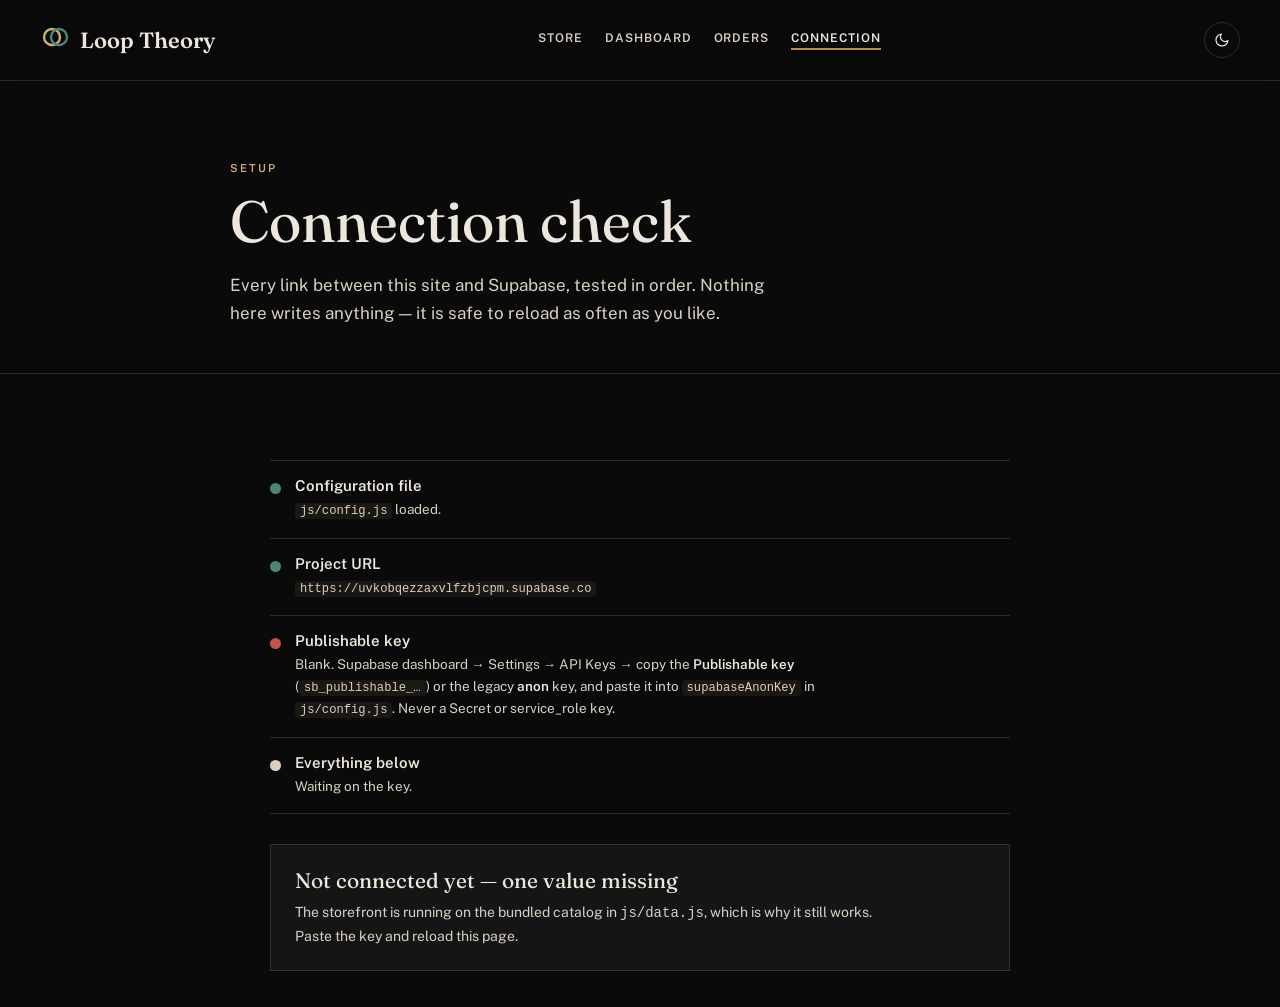
<file: db-check.html>
<!DOCTYPE html>
<html lang="en">
<head>
  <meta charset="UTF-8">
  <meta name="viewport" content="width=device-width, initial-scale=1.0">
  <meta name="robots" content="noindex, nofollow">
  <title>Loop Theory — Connection check</title>
  <link rel="icon" href="data:image/svg+xml,%3Csvg xmlns='http://www.w3.org/2000/svg' viewBox='0 0 30 30'%3E%3Ccircle cx='12' cy='15' r='8' fill='none' stroke='%23D2AD74' stroke-width='2.4'/%3E%3Ccircle cx='19' cy='15' r='8' fill='none' stroke='%234C8577' stroke-width='2.4'/%3E%3C/svg%3E">

  <script src="js/config.js"></script>
  <script src="js/theme.js"></script>

  <link rel="preconnect" href="https://fonts.googleapis.com">
  <link href="https://fonts.googleapis.com/css2?family=Fraunces:ital,opsz,wght@0,9..144,300;0,9..144,450;0,9..144,600&family=Public+Sans:wght@400;500;600;700&display=swap" rel="stylesheet">
  <link rel="stylesheet" href="css/styles.css">
  <link rel="stylesheet" href="css/pages.css">
  <style>
    .checks{border-top:1px solid var(--line);margin-top:30px;}
    .check{
      display:grid;grid-template-columns:auto 1fr;gap:0 14px;
      padding:16px 0;border-bottom:1px solid var(--line);align-items:start;
    }
    .dot{
      width:11px;height:11px;border-radius:50%;margin-top:6px;
      background:var(--paper-dim);flex-shrink:0;
    }
    .dot.ok{background:var(--verdigris);}
    .dot.bad{background:#C2544B;}
    .dot.wait{background:var(--brass);animation:pulse 1s ease-in-out infinite;}
    @keyframes pulse{50%{opacity:.35;}}
    @media (prefers-reduced-motion: reduce){.dot.wait{animation:none;}}
    .check h3{margin:0;font-size:15px;font-weight:600;}
    .check p{margin:5px 0 0;font-size:13.5px;color:var(--paper-dim);line-height:1.6;max-width:70ch;}
    .check code{background:var(--tint);padding:1px 5px;border-radius:4px;font-size:0.9em;word-break:break-word;}
    .verdict{
      margin-top:30px;padding:22px 24px;border:1px solid var(--line);background:var(--ink-2);
    }
    .verdict h2{font-family:var(--display);font-size:21px;font-weight:450;margin:0 0 8px;}
    .verdict p{margin:0;color:var(--paper-dim);font-size:14px;line-height:1.65;}
  </style>
</head>
<body>

<header>
  <a class="brand" href="index.html">
    <span class="loopmark">
      <svg width="30" height="30" viewBox="0 0 30 30" fill="none" aria-hidden="true">
        <circle cx="12" cy="15" r="8" stroke="var(--brass-bright)" stroke-width="2.4"/>
        <circle cx="19" cy="15" r="8" stroke="var(--verdigris)" stroke-width="2.4"/>
      </svg>
    </span>
    Loop Theory
  </a>
  <nav class="pagenav">
    <a href="index.html">Store</a>
    <a href="admin.html">Dashboard</a>
    <a href="orders.html">Orders</a>
    <a href="db-check.html" aria-current="page">Connection</a>
  </nav>
  <div class="page-head-actions"><span data-theme-toggle></span></div>
</header>

<div class="page-hero">
  <div class="page-hero-inner">
    <span class="eyebrow">Setup</span>
    <h1>Connection check</h1>
    <p class="lede">
      Every link between this site and Supabase, tested in order. Nothing here writes
      anything — it is safe to reload as often as you like.
    </p>
  </div>
</div>

<main class="prose">
  <div class="checks" id="checks"></div>
  <div class="verdict" id="verdict">
    <h2>Running…</h2>
    <p>Checking configuration, then the database.</p>
  </div>
</main>

<script src="js/supabase-client.js"></script>
<script src="js/data.js"></script>
<script src="js/catalog.js"></script>
<script>
(function () {
  'use strict';

  const list = document.getElementById('checks');
  const verdict = document.getElementById('verdict');

  function row(title) {
    const el = document.createElement('div');
    el.className = 'check';
    el.innerHTML = '<span class="dot wait"></span><div><h3></h3><p></p></div>';
    el.querySelector('h3').textContent = title;
    el.querySelector('p').textContent = 'Checking…';
    list.appendChild(el);
    return {
      pass: function (msg) { el.querySelector('.dot').className = 'dot ok'; el.querySelector('p').innerHTML = msg; },
      fail: function (msg) { el.querySelector('.dot').className = 'dot bad'; el.querySelector('p').innerHTML = msg; },
      idle: function (msg) { el.querySelector('.dot').className = 'dot'; el.querySelector('p').innerHTML = msg; }
    };
  }

  function esc(s) {
    return String(s == null ? '' : s).replace(/[&<>"']/g, function (c) {
      return { '&': '&amp;', '<': '&lt;', '>': '&gt;', '"': '&quot;', "'": '&#39;' }[c];
    });
  }

  function done(ok, title, body) {
    verdict.innerHTML = '<h2></h2><p></p>';
    verdict.querySelector('h2').textContent = (ok ? '✓ ' : '') + title;
    verdict.querySelector('p').innerHTML = body;
  }

  (async function run() {
    const cfg = window.LT_CONFIG || {};

    /* 1 — config file */
    const c1 = row('Configuration file');
    if (!window.LT_CONFIG) {
      c1.fail('<code>js/config.js</code> did not load.');
      return done(false, 'Stopped at the first step', 'Nothing else can be tested without it.');
    }
    c1.pass('<code>js/config.js</code> loaded.');

    /* 2 — project URL */
    const c2 = row('Project URL');
    if (!cfg.supabaseUrl) {
      c2.fail('Not set in <code>js/config.js</code>.');
    } else {
      c2.pass('<code>' + esc(cfg.supabaseUrl) + '</code>');
    }

    /* 3 — key */
    const c3 = row('Publishable key');
    if (!cfg.supabaseAnonKey) {
      c3.fail('Blank. Supabase dashboard → Settings → API Keys → copy the <strong>Publishable key</strong> ' +
              '(<code>sb_publishable_…</code>) or the legacy <strong>anon</strong> key, and paste it into ' +
              '<code>supabaseAnonKey</code> in <code>js/config.js</code>. Never a Secret or service_role key.');
      row('Everything below').idle('Waiting on the key.');
      return done(false, 'Not connected yet — one value missing',
        'The storefront is running on the bundled catalog in <code>js/data.js</code>, which is why it still works. ' +
        'Paste the key and reload this page.');
    }
    c3.pass('Set (' + esc(String(cfg.supabaseAnonKey).slice(0, 12)) + '…), ' +
            (/^sb_publishable_/.test(cfg.supabaseAnonKey) ? 'new publishable format.'
             : /^eyJ/.test(cfg.supabaseAnonKey) ? 'legacy anon format.' : 'unrecognised format — check you copied the right one.'));

    /* 4 — client */
    const c4 = row('Supabase client');
    let client;
    try {
      client = await window.LTSupabase.client();
      c4.pass('Loaded from the CDN and ready.');
    } catch (err) {
      c4.fail('Could not load: <code>' + esc(err.message) + '</code>');
      return done(false, 'The client could not start', 'Usually a network or content-security issue rather than your configuration.');
    }

    /* 5 — products table */
    const c5 = row('Products table');
    let count = null;
    try {
      const res = await client.from('products').select('id', { count: 'exact', head: true });
      if (res.error) throw res.error;
      count = res.count;
      if (!count) {
        c5.fail('Table exists but is empty — run <code>db/seed.sql</code> in the SQL editor.');
      } else {
        c5.pass(count + ' rows readable.');
      }
    } catch (err) {
      const m = (err && err.message) || String(err);
      if (/does not exist|schema cache|relation/i.test(m)) {
        c5.fail('No <code>products</code> table — run <code>db/schema.sql</code>, then <code>db/seed.sql</code>.');
      } else {
        c5.fail('<code>' + esc(m) + '</code>');
      }
    }

    /* 6 — checkout function. Calling it with no items raises inside the
       function, which proves it exists without writing an order. */
    const c6 = row('Checkout function');
    try {
      const res = await client.rpc('place_order', { p_email: '', p_items: [] });
      if (res.error) throw res.error;
      c6.fail('Returned without the expected guard — unexpected, but harmless.');
    } catch (err) {
      const m = (err && err.message) || String(err);
      if (/no purchasable items/i.test(m)) {
        c6.pass('<code>place_order()</code> exists and refused an empty order, exactly as it should.');
      } else if (/Could not find the function|does not exist|schema cache/i.test(m)) {
        c6.fail('Not found — run <code>db/schema.sql</code>.');
      } else {
        c6.fail('<code>' + esc(m) + '</code>');
      }
    }

    /* 6b — order lookup */
    const c6b = row('Order lookup');
    try {
      const res = await client.rpc('get_order', { p_token: '00000000-0000-0000-0000-000000000000' });
      if (res.error) throw res.error;
      c6b.fail('Returned a row for a zero token, which should not happen.');
    } catch (err) {
      const m = (err && err.message) || String(err);
      if (/no order with that reference/i.test(m)) {
        c6b.pass('<code>get_order()</code> exists and refused an unknown reference.');
      } else if (/Could not find the function|does not exist|schema cache/i.test(m)) {
        c6b.fail('Not found — re-run <code>db/schema.sql</code>; it gained new functions.');
      } else {
        c6b.fail('<code>' + esc(m) + '</code>');
      }
    }

    /* 6c — admin status function */
    const c6c = row('Order status function');
    try {
      const res = await client.rpc('set_order_status', {
        p_order: '00000000-0000-0000-0000-000000000000', p_status: 'pending' });
      if (res.error) throw res.error;
      c6c.fail('Allowed a status change while signed out — check the is_admin() guard.');
    } catch (err) {
      const m = (err && err.message) || String(err);
      if (/not authorised/i.test(m)) {
        c6c.pass('<code>set_order_status()</code> exists and refused an unauthenticated caller.');
      } else if (/no such order/i.test(m)) {
        c6c.pass('Exists. You are signed in as an admin.');
      } else if (/Could not find the function|does not exist|schema cache/i.test(m)) {
        c6c.fail('Not found — re-run <code>db/schema.sql</code>.');
      } else {
        c6c.fail('<code>' + esc(m) + '</code>');
      }
    }

    /* 7 — storage bucket */
    const c7 = row('Photo bucket');
    try {
      const res = await client.storage.from(window.LTSupabase.bucket()).list('', { limit: 1 });
      if (res.error) throw res.error;
      c7.pass('<code>' + esc(window.LTSupabase.bucket()) + '</code> is reachable.');
    } catch (err) {
      c7.fail('<code>' + esc((err && err.message) || err) + '</code> — Storage → New bucket → ' +
              '<code>' + esc(window.LTSupabase.bucket()) + '</code>, ticked public.');
    }

    /* 8 — what the storefront actually chose */
    const c8 = row('Storefront source');
    await window.Catalog.ready;
    if (window.Catalog.mode === 'supabase') {
      c8.pass('Reading <strong>' + window.Catalog.list().length + ' pieces from Postgres</strong>.');
      done(true, 'Connected', 'The storefront is live on the database. Checkout writes real orders.');
    } else {
      c8.fail('Still on the bundled catalog. The console warning above names the reason.');
      done(false, 'Configured, but not serving from the database',
        'Fix whichever check is red and reload.');
    }
  })();
})();
</script>
</body>
</html>
</file>
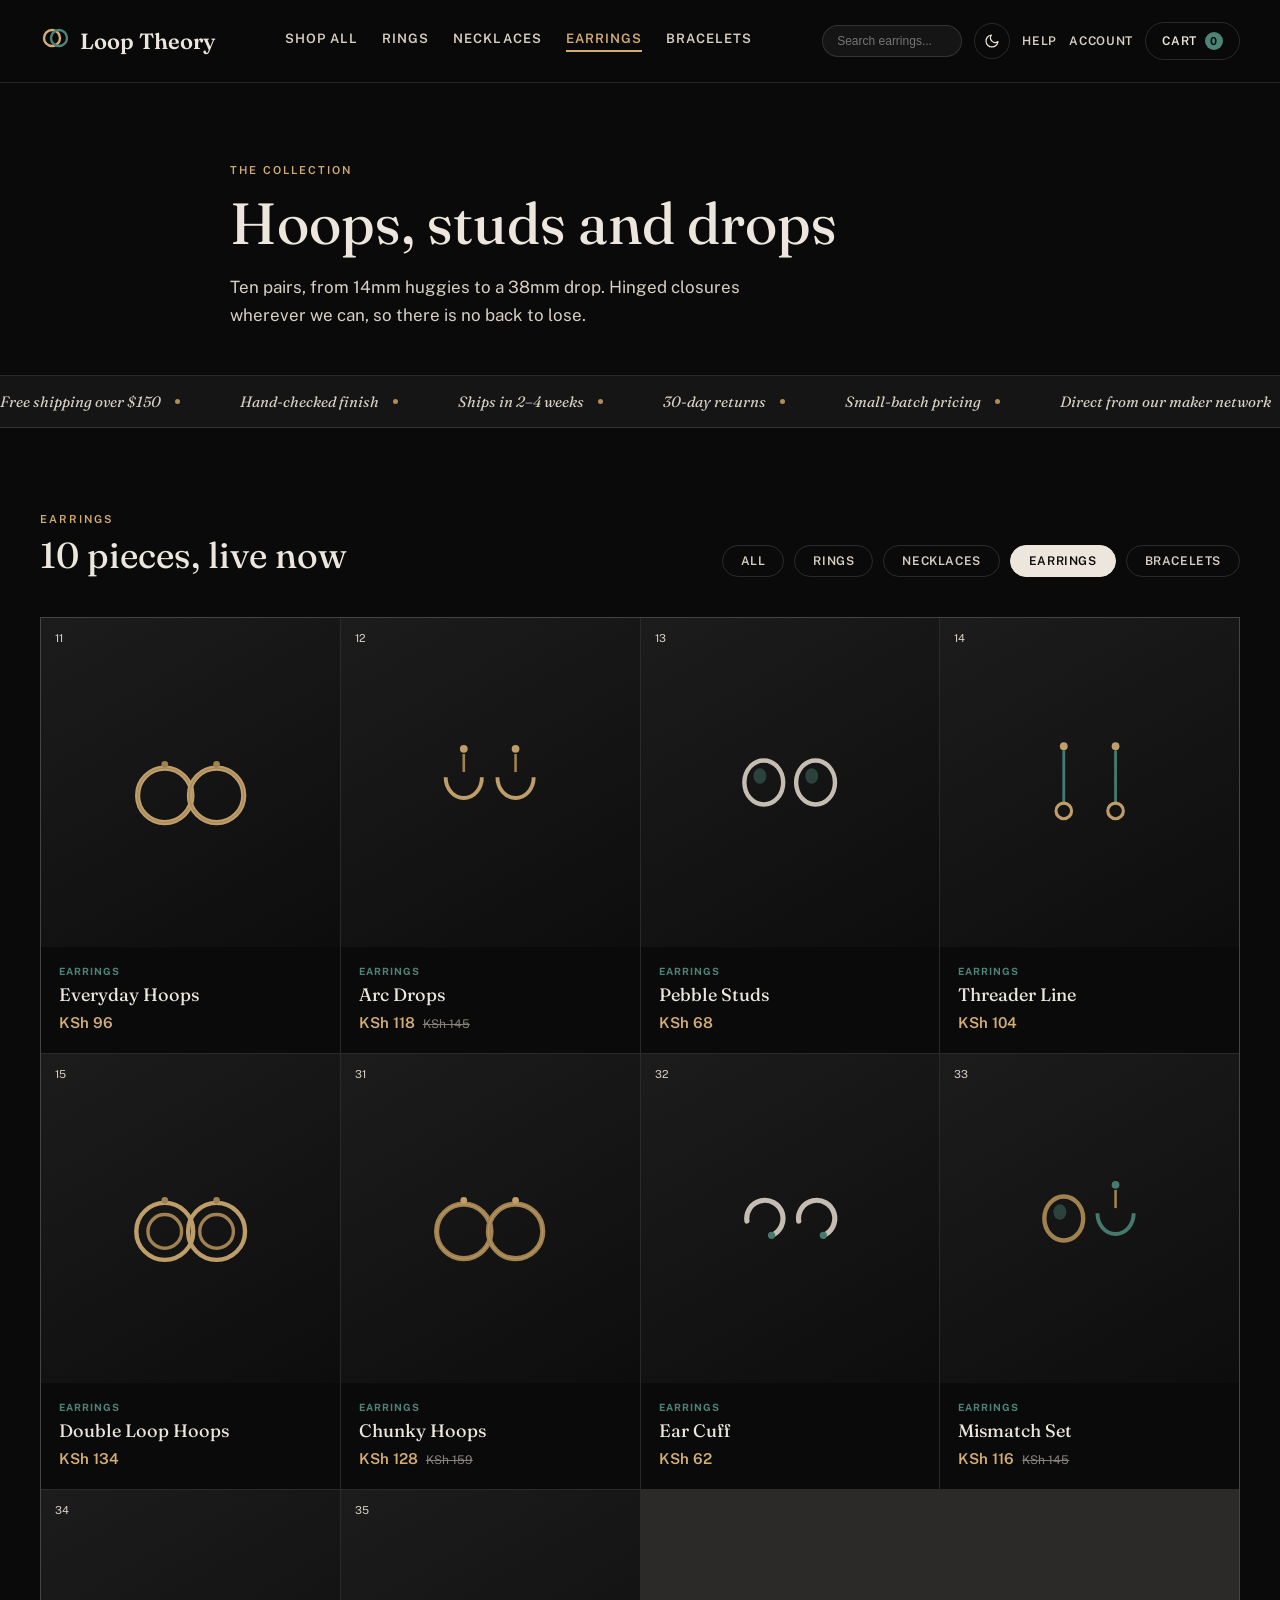
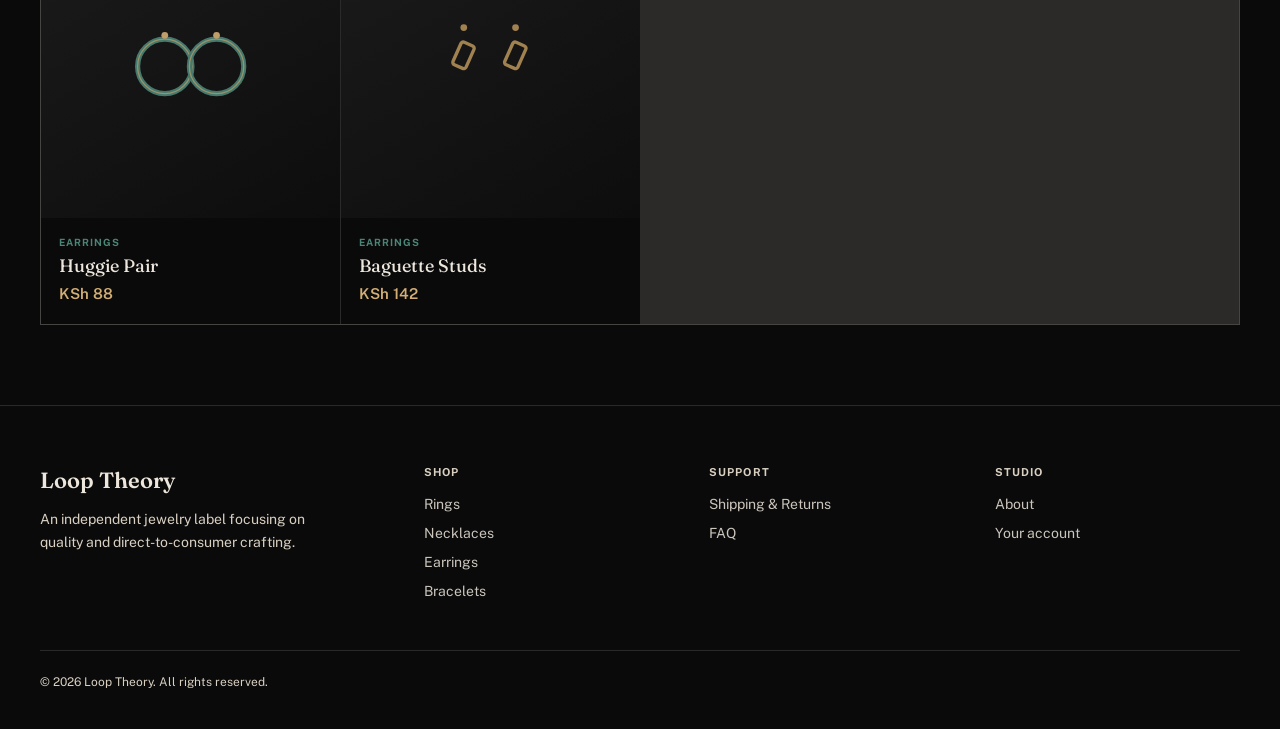
<file: earrings.html>
<!DOCTYPE html>
<html lang="en">
<head>
  <meta charset="UTF-8">
  <meta name="viewport" content="width=device-width, initial-scale=1.0">
  <title>Loop Theory — Earrings</title>
  <meta name="description" content="Ten pairs, from 14mm huggies to a 38mm drop. Hinged closures wherever we can, so there is no back to lose.">
  <link rel="icon" href="data:image/svg+xml,%3Csvg xmlns='http://www.w3.org/2000/svg' viewBox='0 0 30 30'%3E%3Ccircle cx='12' cy='15' r='8' fill='none' stroke='%23D2AD74' stroke-width='2.4'/%3E%3Ccircle cx='19' cy='15' r='8' fill='none' stroke='%234C8577' stroke-width='2.4'/%3E%3C/svg%3E">

  <!-- Config and theme run before the stylesheet so the chosen
       palette is on <html> for the first paint, with no flash. -->
  <script src="js/config.js"></script>
  <script src="js/theme.js"></script>

  <link rel="preconnect" href="https://fonts.googleapis.com">
  <link href="https://fonts.googleapis.com/css2?family=Fraunces:ital,opsz,wght@0,9..144,300;0,9..144,450;0,9..144,600;1,9..144,450&family=Public+Sans:wght@400;500;600;700&display=swap" rel="stylesheet">
  <link rel="stylesheet" href="css/styles.css">
  <link rel="stylesheet" href="css/pages.css">
</head>
<!-- app.js locks the grid to this category and marks the nav accordingly. -->
<body data-category="Earrings">

<header>
  <a class="brand" href="index.html">
    <span class="loopmark">
      <svg width="30" height="30" viewBox="0 0 30 30" fill="none" aria-hidden="true">
        <circle cx="12" cy="15" r="8" stroke="var(--brass-bright)" stroke-width="2.4"/>
        <circle cx="19" cy="15" r="8" stroke="var(--verdigris)" stroke-width="2.4"/>
      </svg>
    </span>
    Loop Theory
  </a>
  <nav class="mainnav" id="mainnav">
    <a href="index.html">Shop All</a>
    <a href="rings.html">Rings</a>
    <a href="necklaces.html">Necklaces</a>
    <a href="earrings.html" class="active">Earrings</a>
    <a href="bracelets.html">Bracelets</a>
  </nav>
  <div class="header-actions">
    <input type="text" id="searchInput" class="search-input" placeholder="Search earrings..." oninput="handleSearch(this.value)" />
    <span data-theme-toggle></span>
    <a class="linkish" href="faq.html">Help</a>
    <a class="linkish" href="account.html">Account</a>
    <button class="cart-btn" onclick="openCart()">
      Cart <span class="cart-count" id="cartCount">0</span>
    </button>
  </div>
</header>

<div class="page-hero">
  <div class="page-hero-inner">
    <span class="eyebrow">The Collection</span>
    <h1>Hoops, studs and drops</h1>
    <p class="lede">Ten pairs, from 14mm huggies to a 38mm drop. Hinged closures wherever we can, so there is no back to lose.</p>
  </div>
</div>

<div class="strip">
  <div class="strip-inner" id="marquee"></div>
</div>

<section class="section" id="shop">
  <div class="section-head">
    <div>
      <span class="eyebrow">Earrings</span>
      <h2>10 pieces, live now</h2>
    </div>
    <div class="filters" id="filters"></div>
  </div>
  <div class="grid" id="grid"></div>
</section>

<footer id="about">
  <div class="foot-grid">
    <div class="foot-brand">
      <div class="brand">Loop Theory</div>
      <p>An independent jewelry label focusing on quality and direct-to-consumer crafting.</p>
    </div>
    <div>
      <h4>Shop</h4>
      <ul>
        <li><a href="rings.html">Rings</a></li>
        <li><a href="necklaces.html">Necklaces</a></li>
        <li><a href="earrings.html">Earrings</a></li>
        <li><a href="bracelets.html">Bracelets</a></li>
      </ul>
    </div>
    <div>
      <h4>Support</h4>
      <ul><li><a href="shipping.html">Shipping &amp; Returns</a></li><li><a href="faq.html">FAQ</a></li></ul>
    </div>
    <div>
      <h4>Studio</h4>
      <ul><li><a href="about.html">About</a></li><li><a href="account.html">Your account</a></li></ul>
    </div>
  </div>
  <div class="foot-bottom">
    <span>© 2026 Loop Theory. All rights reserved.</span>
  </div>
</footer>

<div class="overlay" id="overlay">
  <div class="modal" id="modalContent"></div>
</div>

<div class="cart-overlay" id="cartOverlay" onclick="closeCart()"></div>
<div class="drawer" id="drawer">
  <div class="drawer-head">
    <h3>Your bag</h3>
    <button class="modal-close" style="position:static;" onclick="closeCart()">✕</button>
  </div>
  <div class="drawer-items" id="drawerItems"></div>
  <div class="drawer-foot">
    <div class="subtotal-row"><span>Subtotal</span><strong id="subtotal">KSh 0</strong></div>
    <div class="subtotal-row"><span>Delivery</span><strong id="shipping">Free</strong></div>
    <div class="subtotal-row total-row"><span>Total</span><strong id="total">KSh 0</strong></div>
    <div class="ship-hint" id="shipHint"></div>
    <button class="btn-primary modal-add" onclick="checkout()">Checkout</button>
  </div>
</div>

<script src="js/supabase-client.js"></script>
<script src="js/data.js"></script>
<script src="js/catalog.js"></script>
<script src="js/app.js"></script>
<script src="js/motion.js"></script>
</body>
</html>
</file>
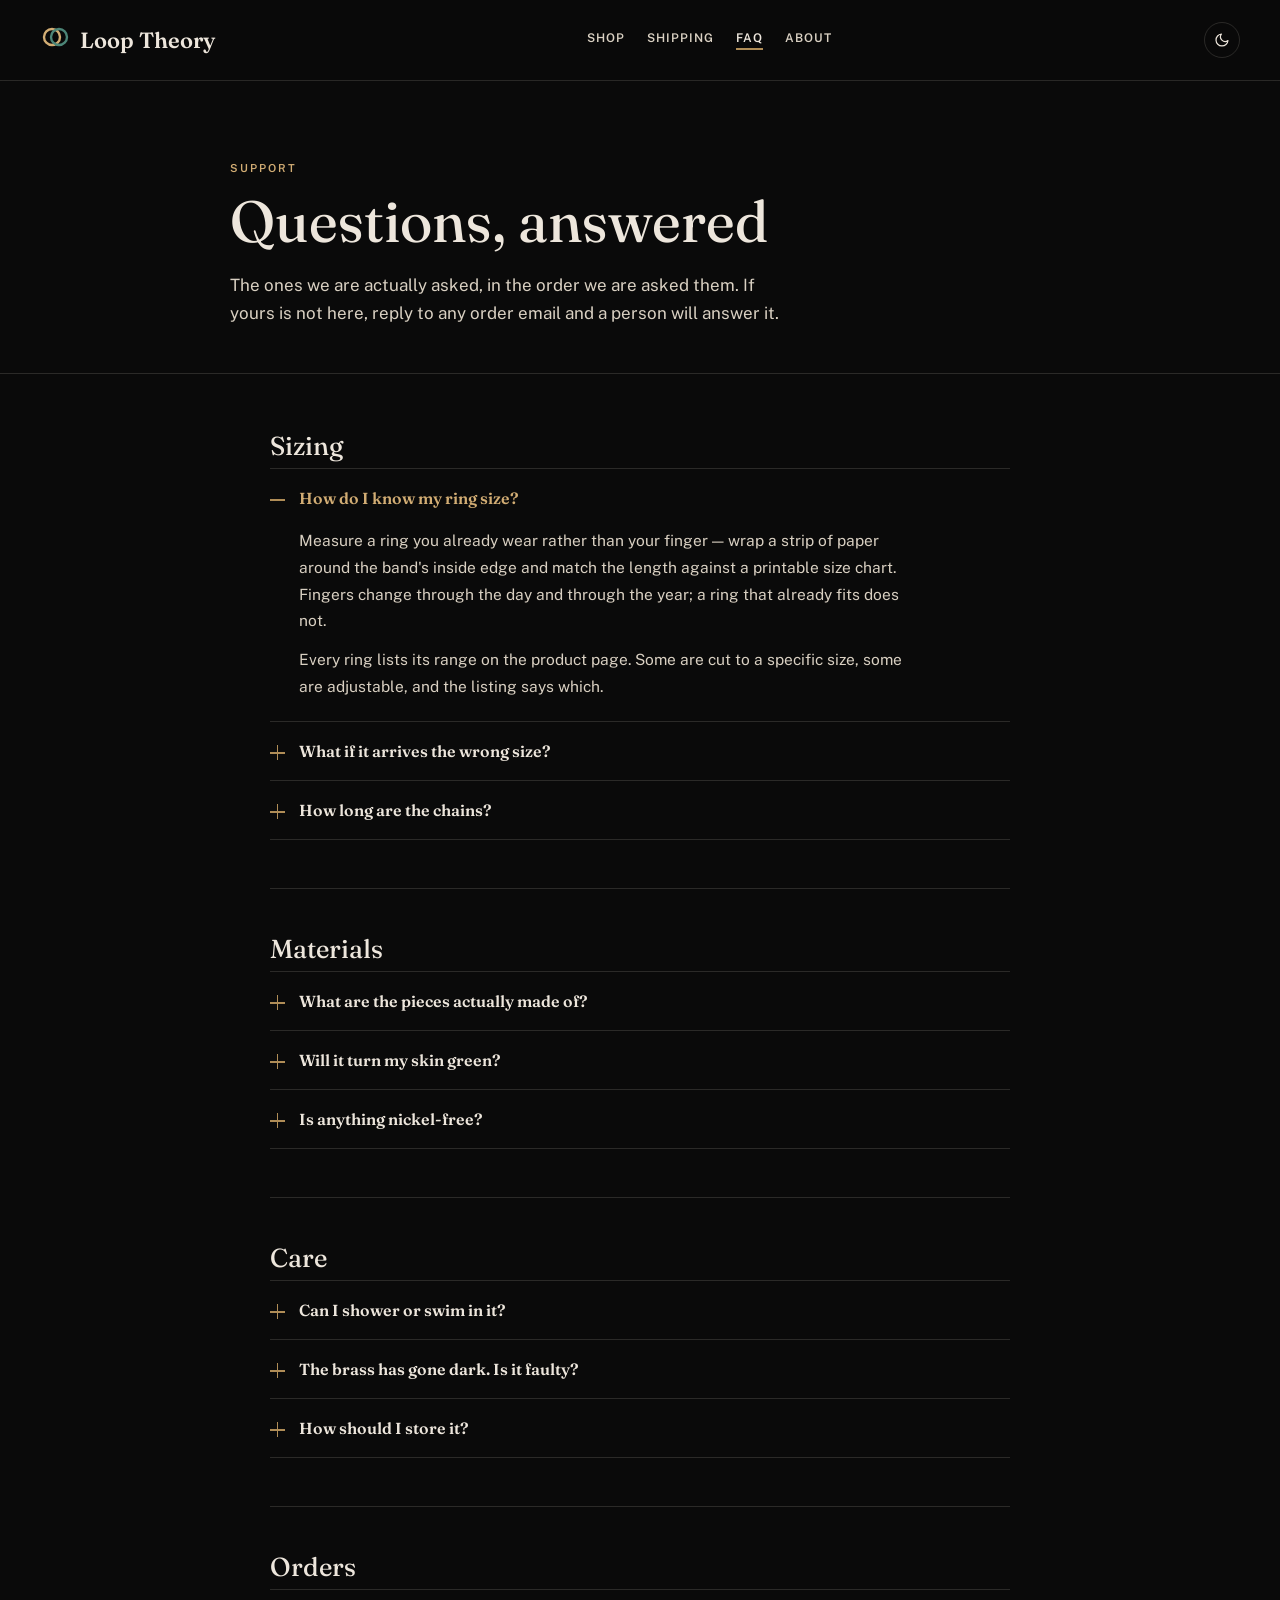
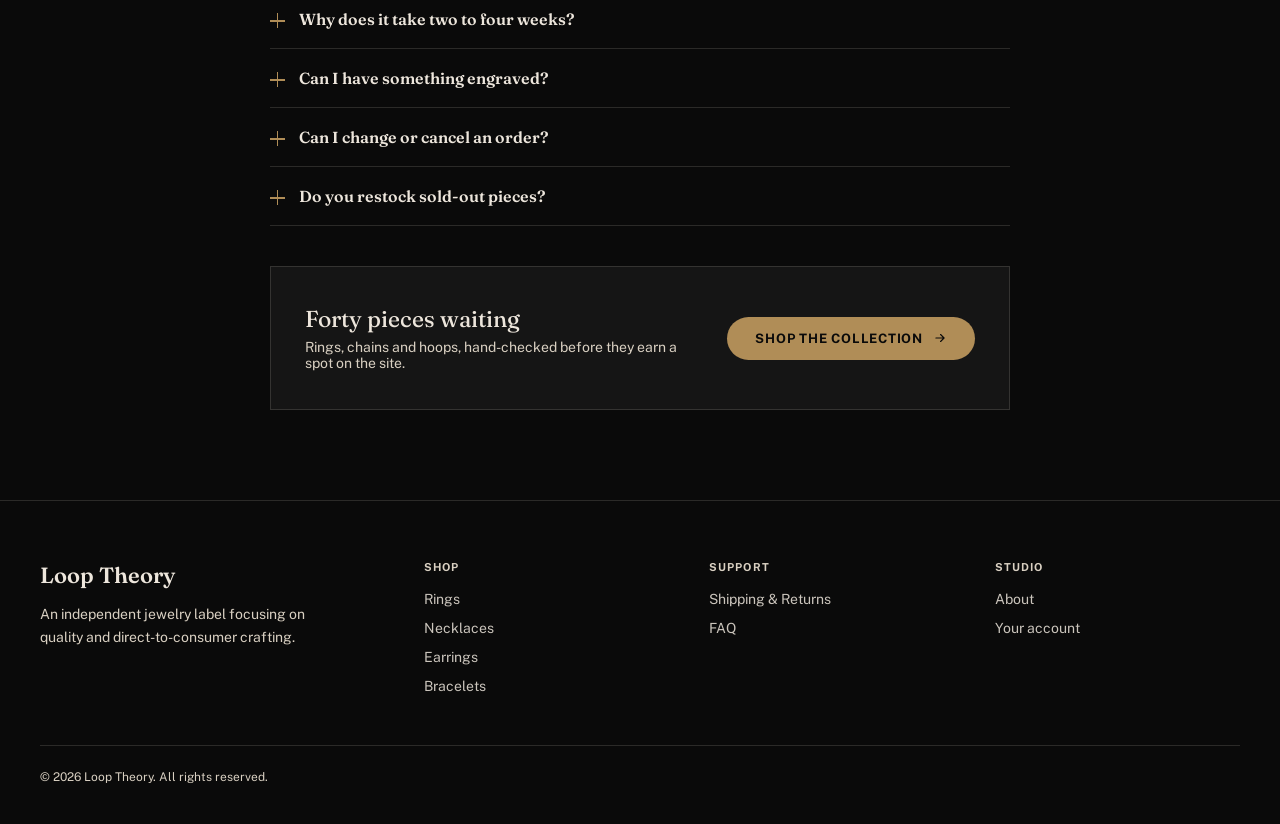
<file: faq.html>
<!DOCTYPE html>
<html lang="en">
<head>
  <meta charset="UTF-8">
  <meta name="viewport" content="width=device-width, initial-scale=1.0">
  <title>Loop Theory — FAQ</title>
  <meta name="description" content="Sizing, materials, care and engraving — the questions we actually get asked about Loop Theory pieces.">
  <link rel="icon" href="data:image/svg+xml,%3Csvg xmlns='http://www.w3.org/2000/svg' viewBox='0 0 30 30'%3E%3Ccircle cx='12' cy='15' r='8' fill='none' stroke='%23D2AD74' stroke-width='2.4'/%3E%3Ccircle cx='19' cy='15' r='8' fill='none' stroke='%234C8577' stroke-width='2.4'/%3E%3C/svg%3E">

  <script src="js/config.js"></script>
  <script src="js/theme.js"></script>

  <link rel="preconnect" href="https://fonts.googleapis.com">
  <link href="https://fonts.googleapis.com/css2?family=Fraunces:ital,opsz,wght@0,9..144,300;0,9..144,450;0,9..144,600;1,9..144,450&family=Public+Sans:wght@400;500;600;700&display=swap" rel="stylesheet">
  <link rel="stylesheet" href="css/styles.css">
  <link rel="stylesheet" href="css/pages.css">
</head>
<body>

<header>
  <a class="brand" href="index.html">
    <span class="loopmark">
      <svg width="30" height="30" viewBox="0 0 30 30" fill="none" aria-hidden="true">
        <circle cx="12" cy="15" r="8" stroke="var(--brass-bright)" stroke-width="2.4"/>
        <circle cx="19" cy="15" r="8" stroke="var(--verdigris)" stroke-width="2.4"/>
      </svg>
    </span>
    Loop Theory
  </a>
  <nav class="pagenav">
    <a href="index.html#shop">Shop</a>
    <a href="shipping.html">Shipping</a>
    <a href="faq.html" aria-current="page">FAQ</a>
    <a href="about.html">About</a>
  </nav>
  <div class="page-head-actions">
    <span data-theme-toggle></span>
  </div>
</header>

<div class="page-hero">
  <div class="page-hero-inner">
    <span class="eyebrow">Support</span>
    <h1>Questions, answered</h1>
    <p class="lede">
      The ones we are actually asked, in the order we are asked them. If yours is not
      here, reply to any order email and a person will answer it.
    </p>
  </div>
</div>

<main class="prose">

  <section>
    <h2>Sizing</h2>
    <div class="qa">
      <details open>
        <summary><span class="mark" aria-hidden="true"></span>How do I know my ring size?</summary>
        <div class="answer">
          <p>
            Measure a ring you already wear rather than your finger — wrap a strip of paper
            around the band's inside edge and match the length against a printable size chart.
            Fingers change through the day and through the year; a ring that already fits does not.
          </p>
          <p>
            Every ring lists its range on the product page. Some are cut to a specific size,
            some are adjustable, and the listing says which.
          </p>
        </div>
      </details>
      <details>
        <summary><span class="mark" aria-hidden="true"></span>What if it arrives the wrong size?</summary>
        <div class="answer">
          <p>
            One free resize within 60 days. After that any local jeweller can do it, usually
            faster than posting it back to us. Full detail on
            <a href="shipping.html">Shipping &amp; Returns</a>.
          </p>
        </div>
      </details>
      <details>
        <summary><span class="mark" aria-hidden="true"></span>How long are the chains?</summary>
        <div class="answer">
          <p>
            Necklaces run 16" with a 2" extender, 18" or 20", listed per piece. Bracelets are
            6.5" with an extender, 7", or one size for bangles and cuffs. Earrings list their
            diameter or drop.
          </p>
        </div>
      </details>
    </div>
  </section>

  <section>
    <h2>Materials</h2>
    <div class="qa">
      <details>
        <summary><span class="mark" aria-hidden="true"></span>What are the pieces actually made of?</summary>
        <div class="answer">
          <p>
            Five finishes across the collection: <strong>14k gold vermeil</strong> over
            sterling silver, <strong>brushed brass</strong>, <strong>patina bronze</strong>,
            <strong>polished steel</strong>, and a <strong>two-tone</strong> brass-and-bronze
            mix. Each product page names its own.
          </p>
        </div>
      </details>
      <details>
        <summary><span class="mark" aria-hidden="true"></span>Will it turn my skin green?</summary>
        <div class="answer">
          <p>
            Brass and bronze can, on some people, in humidity. It is a harmless reaction
            between skin acidity and copper, it washes off, and it is more likely in summer.
            Steel and vermeil will not.
          </p>
        </div>
      </details>
      <details>
        <summary><span class="mark" aria-hidden="true"></span>Is anything nickel-free?</summary>
        <div class="answer">
          <p>
            The steel and the vermeil are safe for most sensitive ears. Brass and bronze
            contain trace nickel. If you react to costume jewelry, stay with those two.
          </p>
        </div>
      </details>
    </div>
  </section>

  <section>
    <h2>Care</h2>
    <div class="qa">
      <details>
        <summary><span class="mark" aria-hidden="true"></span>Can I shower or swim in it?</summary>
        <div class="answer">
          <p>
            Steel, yes. Everything else, no — chlorine and salt are hard on plating, and soap
            builds a film under stones and inside chain links that dulls the finish.
          </p>
          <p>Last thing on, first thing off is the rule that keeps jewelry looking new.</p>
        </div>
      </details>
      <details>
        <summary><span class="mark" aria-hidden="true"></span>The brass has gone dark. Is it faulty?</summary>
        <div class="answer">
          <p>
            No — that is the point of it. Brass and bronze darken where they are handled and
            stay bright where they are not, which is why a worn piece stops looking like a new
            one. A dry cloth brings it back if you would rather it stayed bright.
          </p>
          <p>
            Vermeil is different: it is a plating, and it does eventually wear through at the
            points of most contact. That is wear, not a defect, and it is why we do not put
            vermeil on the inside of a ring band.
          </p>
        </div>
      </details>
      <details>
        <summary><span class="mark" aria-hidden="true"></span>How should I store it?</summary>
        <div class="answer">
          <p>
            Dry, dark, and not touching other pieces. The box it arrives in is fine. Chains
            keep best done up rather than loose.
          </p>
        </div>
      </details>
    </div>
  </section>

  <section>
    <h2>Orders</h2>
    <div class="qa">
      <details>
        <summary><span class="mark" aria-hidden="true"></span>Why does it take two to four weeks?</summary>
        <div class="answer">
          <p>
            Because nothing is sitting in a warehouse. Pieces are made by our maker network
            after you order, in the size you asked for. It is the same reason the prices are
            what they are.
          </p>
        </div>
      </details>
      <details>
        <summary><span class="mark" aria-hidden="true"></span>Can I have something engraved?</summary>
        <div class="answer">
          <p>
            Signet 01 and Pinky Signet ship with a blank face, ready for a monogram at any
            local jeweller — they will do a better job than a mail-order engraving, and you
            can see the work before it is cut. The ID Bar Bracelet takes an engraving cleanly
            on its underside.
          </p>
          <p>Note that engraved pieces cannot be returned.</p>
        </div>
      </details>
      <details>
        <summary><span class="mark" aria-hidden="true"></span>Can I change or cancel an order?</summary>
        <div class="answer">
          <p>
            Yes, until it goes to the maker — usually a day or two. Reply to your order email.
            After that, the 30-day return window covers you.
          </p>
        </div>
      </details>
      <details>
        <summary><span class="mark" aria-hidden="true"></span>Do you restock sold-out pieces?</summary>
        <div class="answer">
          <p>
            Usually. Small-batch means a run ends rather than a shelf empties, and a piece that
            people keep asking for comes back. Some do not, and we would rather say so than
            keep a listing up forever.
          </p>
        </div>
      </details>
    </div>
  </section>

</main>

<div class="page-cta">
  <div class="page-cta-inner">
    <div>
      <h2>Forty pieces waiting</h2>
      <p>Rings, chains and hoops, hand-checked before they earn a spot on the site.</p>
    </div>
    <a class="btn-primary" href="index.html#shop">
      Shop the collection
      <svg width="14" height="14" viewBox="0 0 24 24" fill="none" aria-hidden="true"><path d="M5 12h14M13 6l6 6-6 6" stroke="currentColor" stroke-width="2" stroke-linecap="round" stroke-linejoin="round"/></svg>
    </a>
  </div>
</div>

<footer>
  <div class="foot-grid">
    <div class="foot-brand">
      <div class="brand">Loop Theory</div>
      <p>An independent jewelry label focusing on quality and direct-to-consumer crafting.</p>
    </div>
    <div>
      <h4>Shop</h4>
      <ul>
        <li><a href="rings.html">Rings</a></li>
        <li><a href="necklaces.html">Necklaces</a></li>
        <li><a href="earrings.html">Earrings</a></li>
        <li><a href="bracelets.html">Bracelets</a></li>
      </ul>
    </div>
    <div>
      <h4>Support</h4>
      <ul><li><a href="shipping.html">Shipping &amp; Returns</a></li><li><a href="faq.html">FAQ</a></li></ul>
    </div>
    <div>
      <h4>Studio</h4>
      <ul><li><a href="about.html">About</a></li><li><a href="account.html">Your account</a></li></ul>
    </div>
  </div>
  <div class="foot-bottom">
    <span>© 2026 Loop Theory. All rights reserved.</span>
  </div>
</footer>

<script src="js/motion.js"></script>
</body>
</html>
</file>
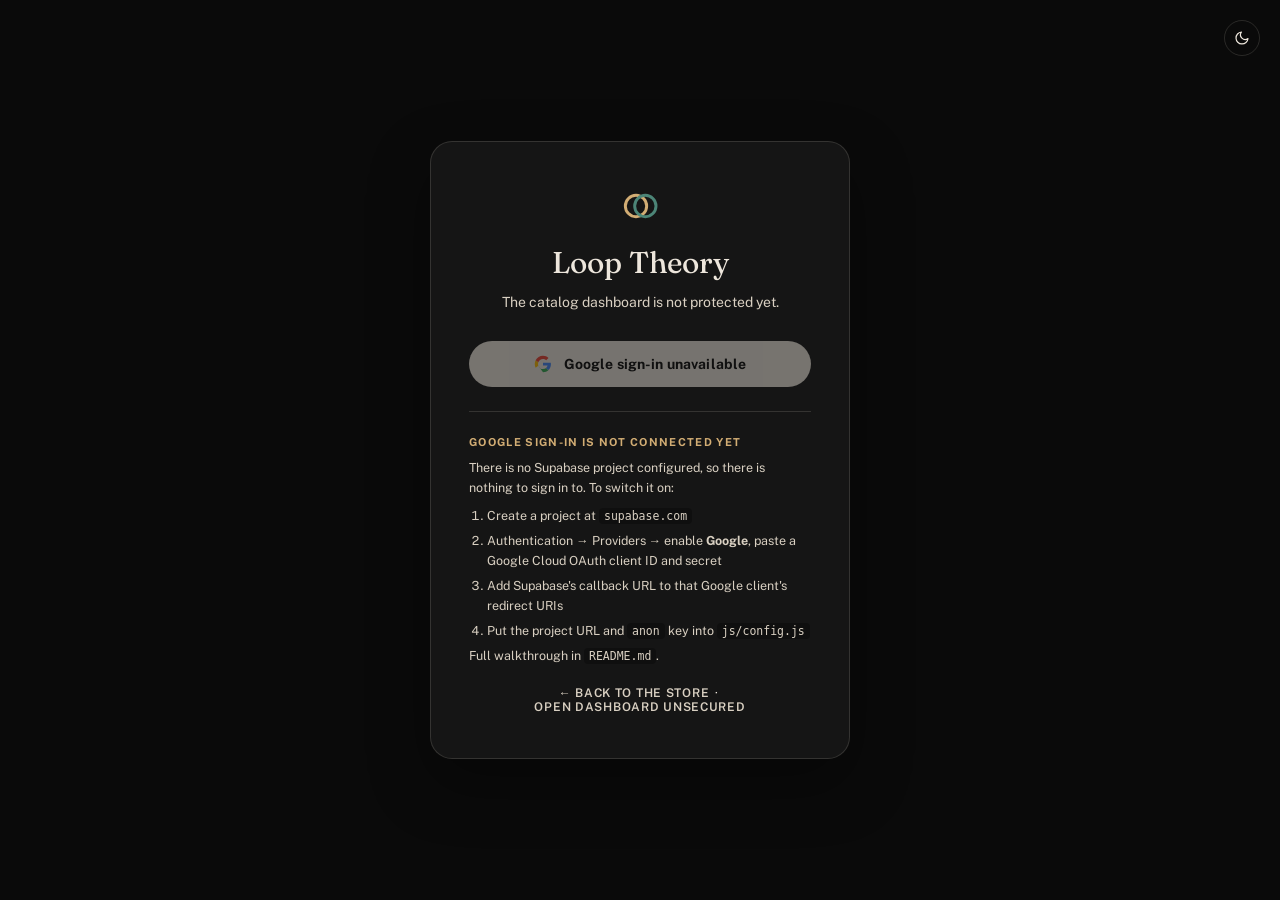
<file: login.html>
<!DOCTYPE html>
<html lang="en">
<head>
  <meta charset="UTF-8">
  <meta name="viewport" content="width=device-width, initial-scale=1.0">
  <meta name="robots" content="noindex, nofollow">
  <title>Loop Theory — Sign in</title>
  <link rel="icon" href="data:image/svg+xml,%3Csvg xmlns='http://www.w3.org/2000/svg' viewBox='0 0 30 30'%3E%3Ccircle cx='12' cy='15' r='8' fill='none' stroke='%23D2AD74' stroke-width='2.4'/%3E%3Ccircle cx='19' cy='15' r='8' fill='none' stroke='%234C8577' stroke-width='2.4'/%3E%3C/svg%3E">

  <script src="js/config.js"></script>
  <script src="js/theme.js"></script>

  <link rel="preconnect" href="https://fonts.googleapis.com">
  <link href="https://fonts.googleapis.com/css2?family=Fraunces:ital,opsz,wght@0,9..144,300;0,9..144,450;0,9..144,600;1,9..144,450&family=Public+Sans:wght@400;500;600;700&display=swap" rel="stylesheet">
  <link rel="stylesheet" href="css/styles.css">
  <link rel="stylesheet" href="css/admin.css">
</head>
<body>

<div style="position:fixed;top:20px;right:20px;z-index:10;" id="themeSlot"></div>

<div class="auth-shell">
  <div class="auth-card">
    <span class="loopmark">
      <svg width="40" height="40" viewBox="0 0 30 30" fill="none" aria-hidden="true">
        <circle cx="12" cy="15" r="8" stroke="var(--brass-bright)" stroke-width="2.2"/>
        <circle cx="19" cy="15" r="8" stroke="var(--verdigris)" stroke-width="2.2"/>
      </svg>
    </span>

    <h1>Loop Theory</h1>
    <p class="sub" id="sub">Sign in to manage the catalog.</p>

    <button class="google-btn" id="googleBtn" disabled>
      <svg width="18" height="18" viewBox="0 0 48 48" aria-hidden="true">
        <path fill="#4285F4" d="M45.1 24.5c0-1.6-.1-2.8-.4-4H24v7.3h12.1c-.2 2-1.6 5-4.5 7l-.1.3 6.5 5 .5.1c4.1-3.8 6.6-9.4 6.6-15.7"/>
        <path fill="#34A853" d="M24 46c5.9 0 10.9-2 14.5-5.3l-6.9-5.4c-1.9 1.3-4.4 2.2-7.6 2.2-5.8 0-10.7-3.8-12.5-9.1l-.3 .1-6.7 5.2-.1.3C7.9 41 15.4 46 24 46"/>
        <path fill="#FBBC05" d="M11.5 28.4c-.5-1.4-.7-2.9-.7-4.4s.3-3 .7-4.4v-.3l-6.8-5.3-.2.1C2.9 17 2 20.4 2 24s.9 7 2.5 10z"/>
        <path fill="#EB4335" d="M24 10.4c4.1 0 6.9 1.8 8.5 3.3l6.2-6C34.9 4.3 29.9 2 24 2 15.4 2 7.9 7 4.3 14l7.2 5.6c1.8-5.3 6.7-9.2 12.5-9.2"/>
      </svg>
      <span id="googleLabel">Continue with Google</span>
    </button>

    <div id="setup" class="auth-note" hidden>
      <strong>Google sign-in is not connected yet</strong>
      There is no Supabase project configured, so there is nothing to sign in to.
      To switch it on:
      <ol>
        <li>Create a project at <code>supabase.com</code></li>
        <li>Authentication &rarr; Providers &rarr; enable <b>Google</b>, paste a Google Cloud OAuth client ID and secret</li>
        <li>Add Supabase's callback URL to that Google client's redirect URIs</li>
        <li>Put the project URL and <code>anon</code> key into <code>js/config.js</code></li>
      </ol>
      Full walkthrough in <code>README.md</code>.
    </div>

    <div class="auth-alt">
      <a class="linkish" href="index.html">&larr; Back to the store</a>
      <span id="skip" hidden> &nbsp;·&nbsp;
        <a class="linkish" href="admin.html">Open dashboard unsecured</a>
      </span>
    </div>
  </div>
</div>

<div class="toast-wrap" id="toasts" role="status" aria-live="polite"></div>

<script src="js/supabase-client.js"></script>
<script src="js/auth.js"></script>
<script src="js/login.js"></script>
</body>
</html>
</file>
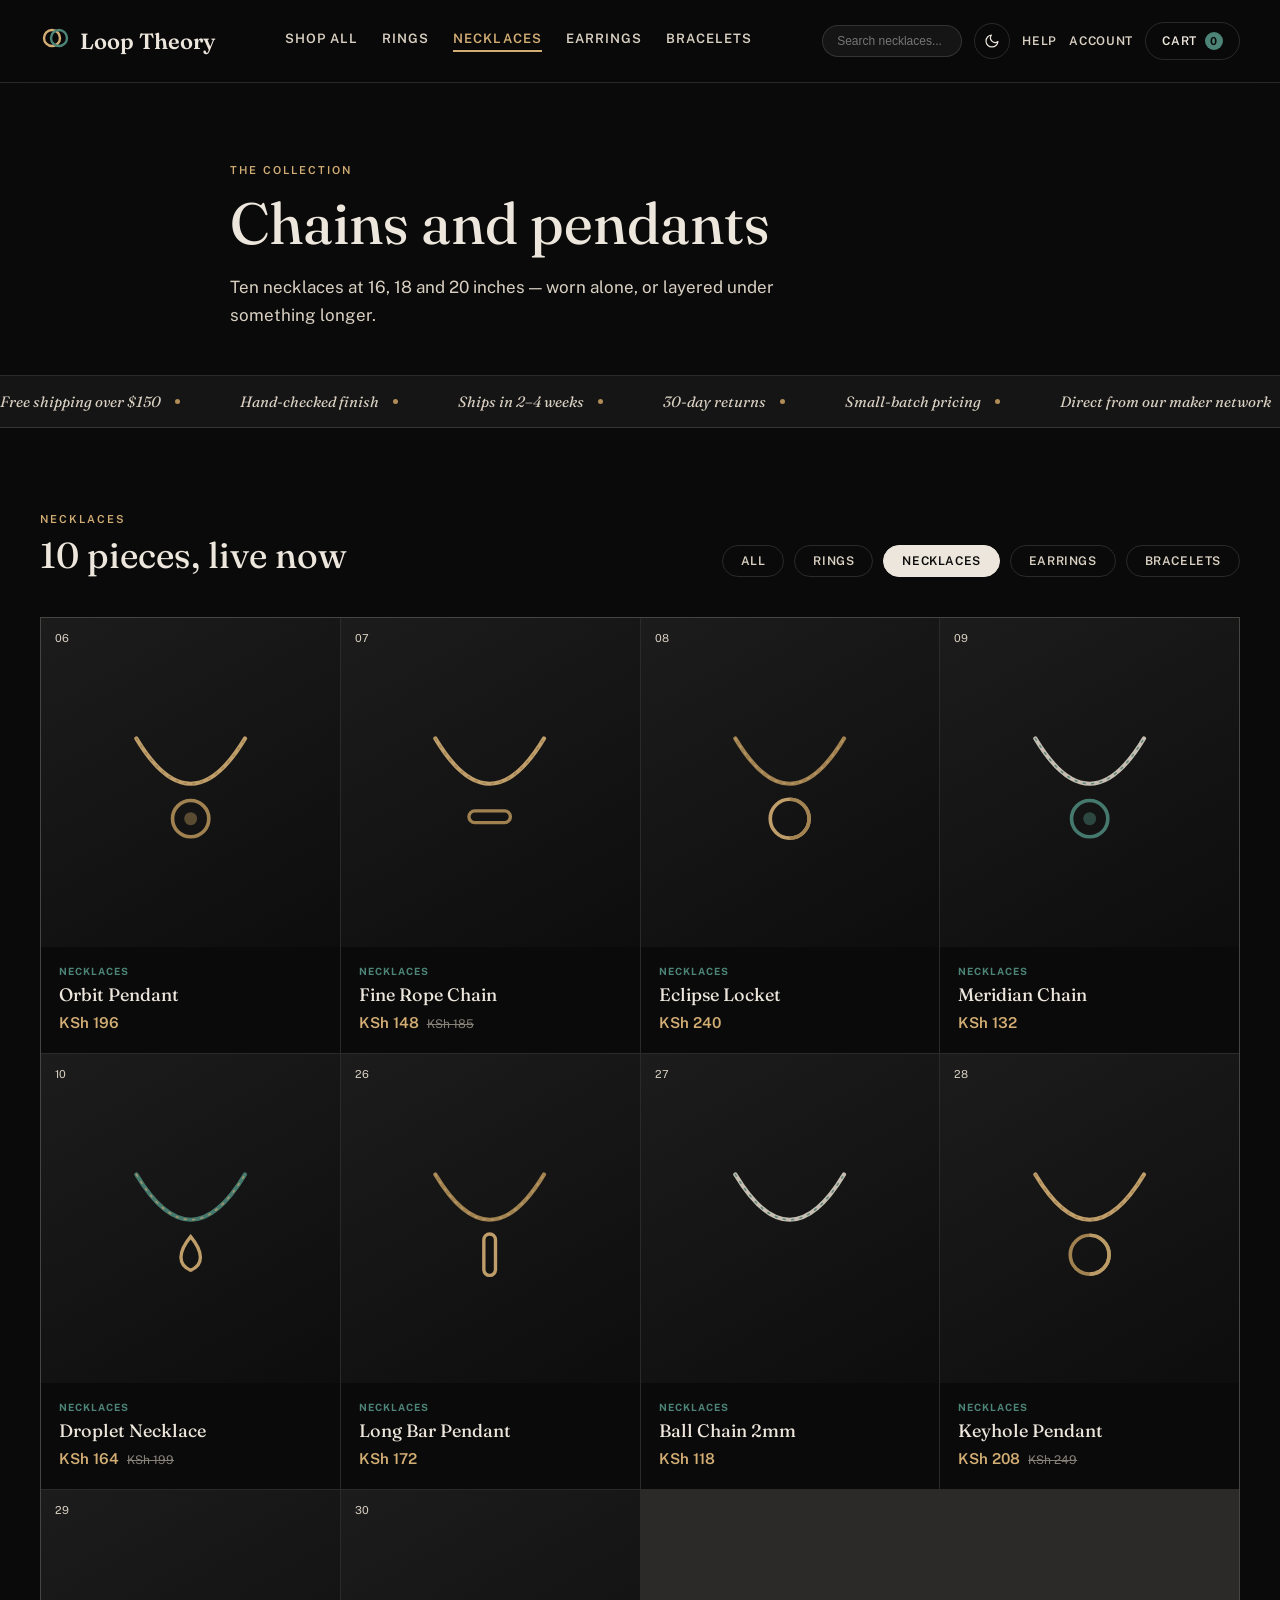
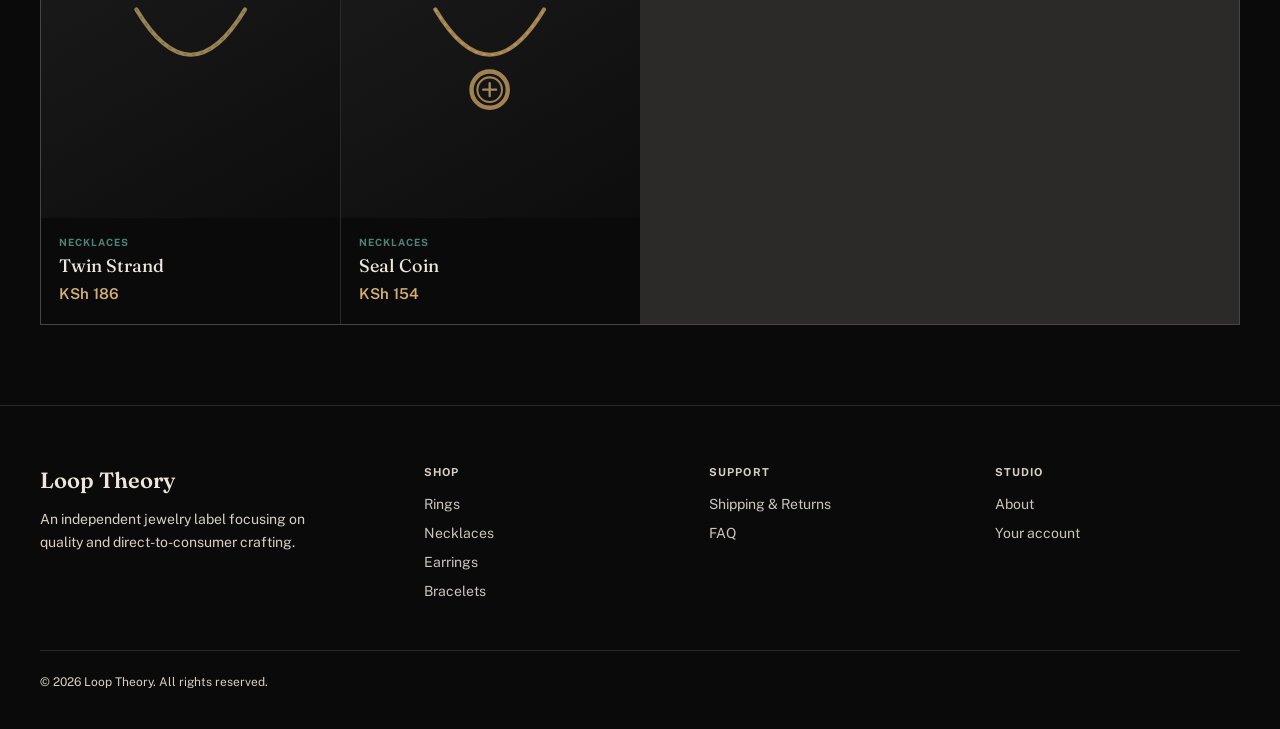
<file: necklaces.html>
<!DOCTYPE html>
<html lang="en">
<head>
  <meta charset="UTF-8">
  <meta name="viewport" content="width=device-width, initial-scale=1.0">
  <title>Loop Theory — Necklaces</title>
  <meta name="description" content="Ten necklaces at 16, 18 and 20 inches — worn alone, or layered under something longer.">
  <link rel="icon" href="data:image/svg+xml,%3Csvg xmlns='http://www.w3.org/2000/svg' viewBox='0 0 30 30'%3E%3Ccircle cx='12' cy='15' r='8' fill='none' stroke='%23D2AD74' stroke-width='2.4'/%3E%3Ccircle cx='19' cy='15' r='8' fill='none' stroke='%234C8577' stroke-width='2.4'/%3E%3C/svg%3E">

  <!-- Config and theme run before the stylesheet so the chosen
       palette is on <html> for the first paint, with no flash. -->
  <script src="js/config.js"></script>
  <script src="js/theme.js"></script>

  <link rel="preconnect" href="https://fonts.googleapis.com">
  <link href="https://fonts.googleapis.com/css2?family=Fraunces:ital,opsz,wght@0,9..144,300;0,9..144,450;0,9..144,600;1,9..144,450&family=Public+Sans:wght@400;500;600;700&display=swap" rel="stylesheet">
  <link rel="stylesheet" href="css/styles.css">
  <link rel="stylesheet" href="css/pages.css">
</head>
<!-- app.js locks the grid to this category and marks the nav accordingly. -->
<body data-category="Necklaces">

<header>
  <a class="brand" href="index.html">
    <span class="loopmark">
      <svg width="30" height="30" viewBox="0 0 30 30" fill="none" aria-hidden="true">
        <circle cx="12" cy="15" r="8" stroke="var(--brass-bright)" stroke-width="2.4"/>
        <circle cx="19" cy="15" r="8" stroke="var(--verdigris)" stroke-width="2.4"/>
      </svg>
    </span>
    Loop Theory
  </a>
  <nav class="mainnav" id="mainnav">
    <a href="index.html">Shop All</a>
    <a href="rings.html">Rings</a>
    <a href="necklaces.html" class="active">Necklaces</a>
    <a href="earrings.html">Earrings</a>
    <a href="bracelets.html">Bracelets</a>
  </nav>
  <div class="header-actions">
    <input type="text" id="searchInput" class="search-input" placeholder="Search necklaces..." oninput="handleSearch(this.value)" />
    <span data-theme-toggle></span>
    <a class="linkish" href="faq.html">Help</a>
    <a class="linkish" href="account.html">Account</a>
    <button class="cart-btn" onclick="openCart()">
      Cart <span class="cart-count" id="cartCount">0</span>
    </button>
  </div>
</header>

<div class="page-hero">
  <div class="page-hero-inner">
    <span class="eyebrow">The Collection</span>
    <h1>Chains and pendants</h1>
    <p class="lede">Ten necklaces at 16, 18 and 20 inches — worn alone, or layered under something longer.</p>
  </div>
</div>

<div class="strip">
  <div class="strip-inner" id="marquee"></div>
</div>

<section class="section" id="shop">
  <div class="section-head">
    <div>
      <span class="eyebrow">Necklaces</span>
      <h2>10 pieces, live now</h2>
    </div>
    <div class="filters" id="filters"></div>
  </div>
  <div class="grid" id="grid"></div>
</section>

<footer id="about">
  <div class="foot-grid">
    <div class="foot-brand">
      <div class="brand">Loop Theory</div>
      <p>An independent jewelry label focusing on quality and direct-to-consumer crafting.</p>
    </div>
    <div>
      <h4>Shop</h4>
      <ul>
        <li><a href="rings.html">Rings</a></li>
        <li><a href="necklaces.html">Necklaces</a></li>
        <li><a href="earrings.html">Earrings</a></li>
        <li><a href="bracelets.html">Bracelets</a></li>
      </ul>
    </div>
    <div>
      <h4>Support</h4>
      <ul><li><a href="shipping.html">Shipping &amp; Returns</a></li><li><a href="faq.html">FAQ</a></li></ul>
    </div>
    <div>
      <h4>Studio</h4>
      <ul><li><a href="about.html">About</a></li><li><a href="account.html">Your account</a></li></ul>
    </div>
  </div>
  <div class="foot-bottom">
    <span>© 2026 Loop Theory. All rights reserved.</span>
  </div>
</footer>

<div class="overlay" id="overlay">
  <div class="modal" id="modalContent"></div>
</div>

<div class="cart-overlay" id="cartOverlay" onclick="closeCart()"></div>
<div class="drawer" id="drawer">
  <div class="drawer-head">
    <h3>Your bag</h3>
    <button class="modal-close" style="position:static;" onclick="closeCart()">✕</button>
  </div>
  <div class="drawer-items" id="drawerItems"></div>
  <div class="drawer-foot">
    <div class="subtotal-row"><span>Subtotal</span><strong id="subtotal">KSh 0</strong></div>
    <div class="subtotal-row"><span>Delivery</span><strong id="shipping">Free</strong></div>
    <div class="subtotal-row total-row"><span>Total</span><strong id="total">KSh 0</strong></div>
    <div class="ship-hint" id="shipHint"></div>
    <button class="btn-primary modal-add" onclick="checkout()">Checkout</button>
  </div>
</div>

<script src="js/supabase-client.js"></script>
<script src="js/data.js"></script>
<script src="js/catalog.js"></script>
<script src="js/app.js"></script>
<script src="js/motion.js"></script>
</body>
</html>
</file>
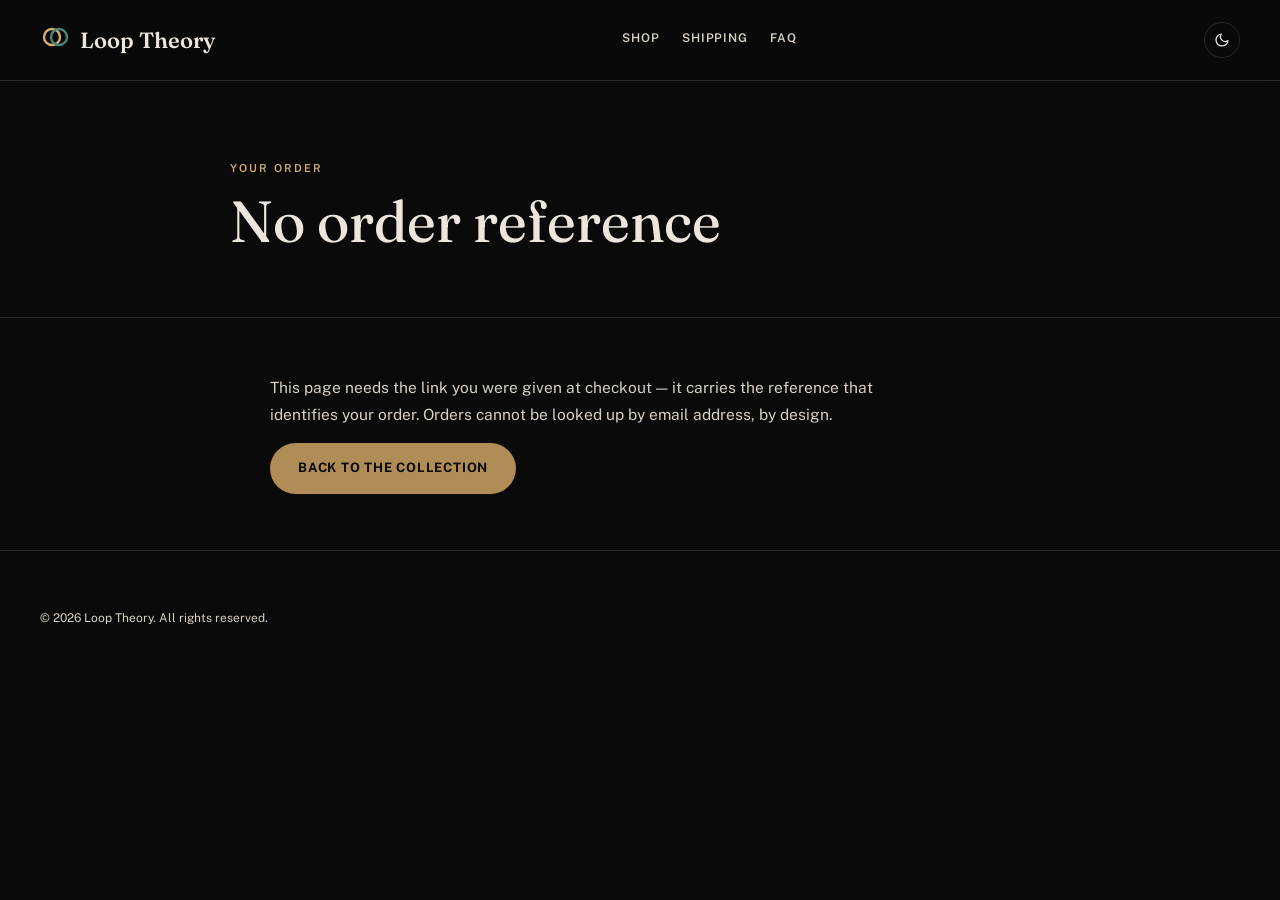
<file: order.html>
<!DOCTYPE html>
<html lang="en">
<head>
  <meta charset="UTF-8">
  <meta name="viewport" content="width=device-width, initial-scale=1.0">
  <meta name="robots" content="noindex, nofollow">
  <title>Loop Theory — Your order</title>
  <link rel="icon" href="data:image/svg+xml,%3Csvg xmlns='http://www.w3.org/2000/svg' viewBox='0 0 30 30'%3E%3Ccircle cx='12' cy='15' r='8' fill='none' stroke='%23D2AD74' stroke-width='2.4'/%3E%3Ccircle cx='19' cy='15' r='8' fill='none' stroke='%234C8577' stroke-width='2.4'/%3E%3C/svg%3E">

  <script src="js/config.js"></script>
  <script src="js/theme.js"></script>

  <link rel="preconnect" href="https://fonts.googleapis.com">
  <link href="https://fonts.googleapis.com/css2?family=Fraunces:ital,opsz,wght@0,9..144,300;0,9..144,450;0,9..144,600&family=Public+Sans:wght@400;500;600;700&display=swap" rel="stylesheet">
  <link rel="stylesheet" href="css/styles.css">
  <link rel="stylesheet" href="css/pages.css">
  <link rel="stylesheet" href="css/orders.css">
</head>
<body>

<header>
  <a class="brand" href="index.html">
    <span class="loopmark">
      <svg width="30" height="30" viewBox="0 0 30 30" fill="none" aria-hidden="true">
        <circle cx="12" cy="15" r="8" stroke="var(--brass-bright)" stroke-width="2.4"/>
        <circle cx="19" cy="15" r="8" stroke="var(--verdigris)" stroke-width="2.4"/>
      </svg>
    </span>
    Loop Theory
  </a>
  <nav class="pagenav">
    <a href="index.html#shop">Shop</a>
    <a href="shipping.html">Shipping</a>
    <a href="faq.html">FAQ</a>
  </nav>
  <div class="page-head-actions"><span data-theme-toggle></span></div>
</header>

<div class="page-hero">
  <div class="page-hero-inner">
    <span class="eyebrow">Your order</span>
    <h1 id="pageTitle">Looking it up…</h1>
    <p class="lede" id="pageLede">One moment.</p>
  </div>
</div>

<main class="prose" id="main"></main>

<footer>
  <div class="foot-bottom" style="border-top:none;padding-top:0;">
    <span>© 2026 Loop Theory. All rights reserved.</span>
  </div>
</footer>

<script src="js/supabase-client.js"></script>
<script src="js/data.js"></script>
<script src="js/catalog.js"></script>
<script src="js/order.js"></script>
</body>
</html>
</file>
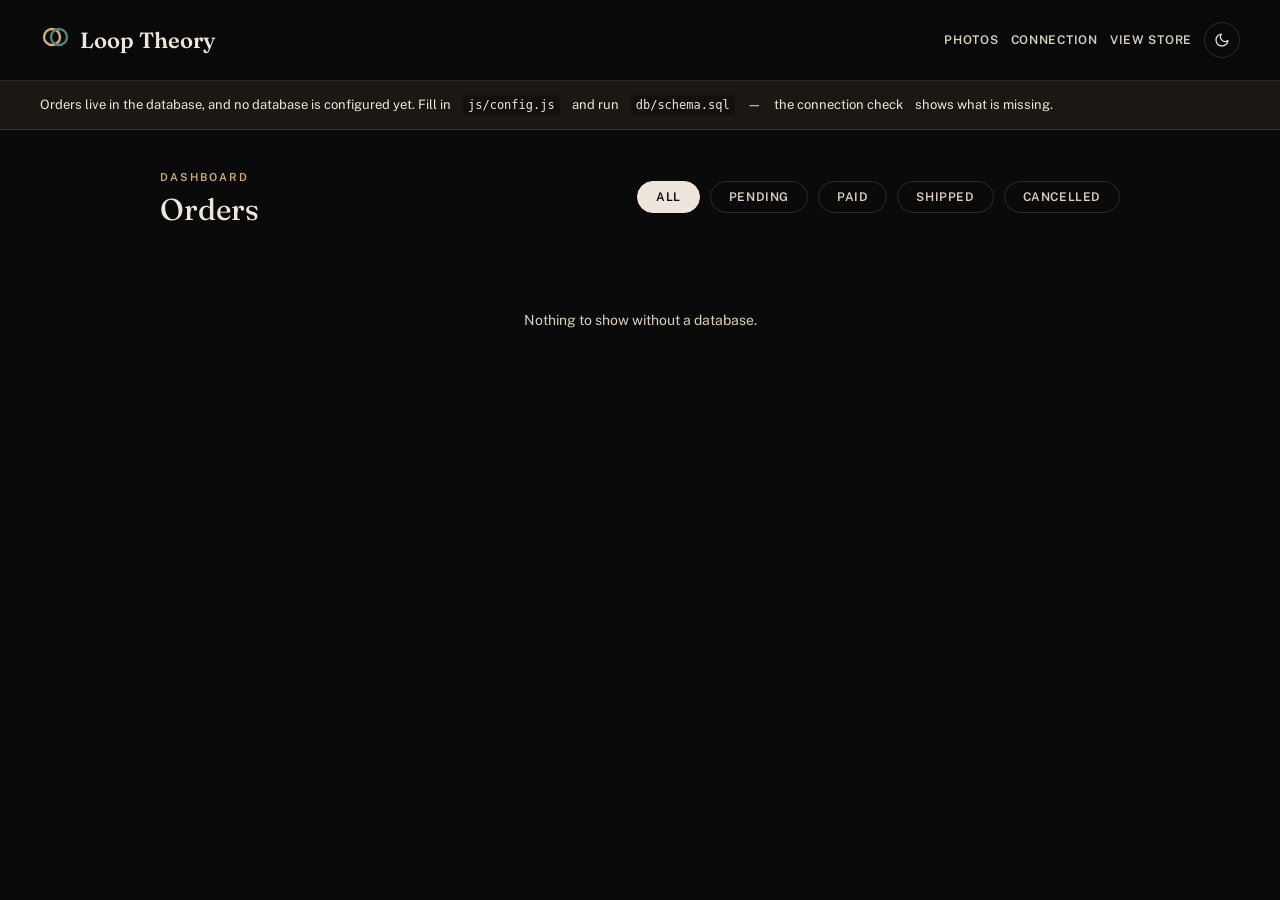
<file: orders.html>
<!DOCTYPE html>
<html lang="en">
<head>
  <meta charset="UTF-8">
  <meta name="viewport" content="width=device-width, initial-scale=1.0">
  <meta name="robots" content="noindex, nofollow">
  <title>Loop Theory — Orders</title>
  <link rel="icon" href="data:image/svg+xml,%3Csvg xmlns='http://www.w3.org/2000/svg' viewBox='0 0 30 30'%3E%3Ccircle cx='12' cy='15' r='8' fill='none' stroke='%23D2AD74' stroke-width='2.4'/%3E%3Ccircle cx='19' cy='15' r='8' fill='none' stroke='%234C8577' stroke-width='2.4'/%3E%3C/svg%3E">

  <script src="js/config.js"></script>
  <script src="js/theme.js"></script>

  <link rel="preconnect" href="https://fonts.googleapis.com">
  <link href="https://fonts.googleapis.com/css2?family=Fraunces:ital,opsz,wght@0,9..144,300;0,9..144,450;0,9..144,600&family=Public+Sans:wght@400;500;600;700&display=swap" rel="stylesheet">
  <link rel="stylesheet" href="css/styles.css">
  <link rel="stylesheet" href="css/admin.css">
  <link rel="stylesheet" href="css/orders.css">
</head>
<body>

<header>
  <div class="brand">
    <span class="loopmark">
      <svg width="30" height="30" viewBox="0 0 30 30" fill="none" aria-hidden="true">
        <circle cx="12" cy="15" r="8" stroke="var(--brass-bright)" stroke-width="2.4"/>
        <circle cx="19" cy="15" r="8" stroke="var(--verdigris)" stroke-width="2.4"/>
      </svg>
    </span>
    Loop Theory
  </div>
  <div class="header-actions">
    <a class="linkish" href="admin.html">Photos</a>
    <a class="linkish" href="db-check.html">Connection</a>
    <a class="linkish" href="index.html">View store</a>
    <span id="themeSlot"></span>
  </div>
</header>

<div id="banners"></div>

<main class="orders-wrap" id="main">
  <div class="orders-bar">
    <div>
      <span class="eyebrow">Dashboard</span>
      <h1 style="font-family:var(--display);font-size:30px;font-weight:450;margin:6px 0 0;">Orders</h1>
    </div>
    <div class="filters" id="statusFilter"></div>
  </div>

  <div class="orders-count" id="count">Loading…</div>
  <div id="list" style="margin-top:16px;"></div>
</main>

<div class="toast-wrap" id="toasts" role="status" aria-live="polite"></div>

<script src="js/supabase-client.js"></script>
<script src="js/data.js"></script>
<script src="js/catalog.js"></script>
<script src="js/auth.js"></script>
<script src="js/orders.js"></script>
</body>
</html>
</file>
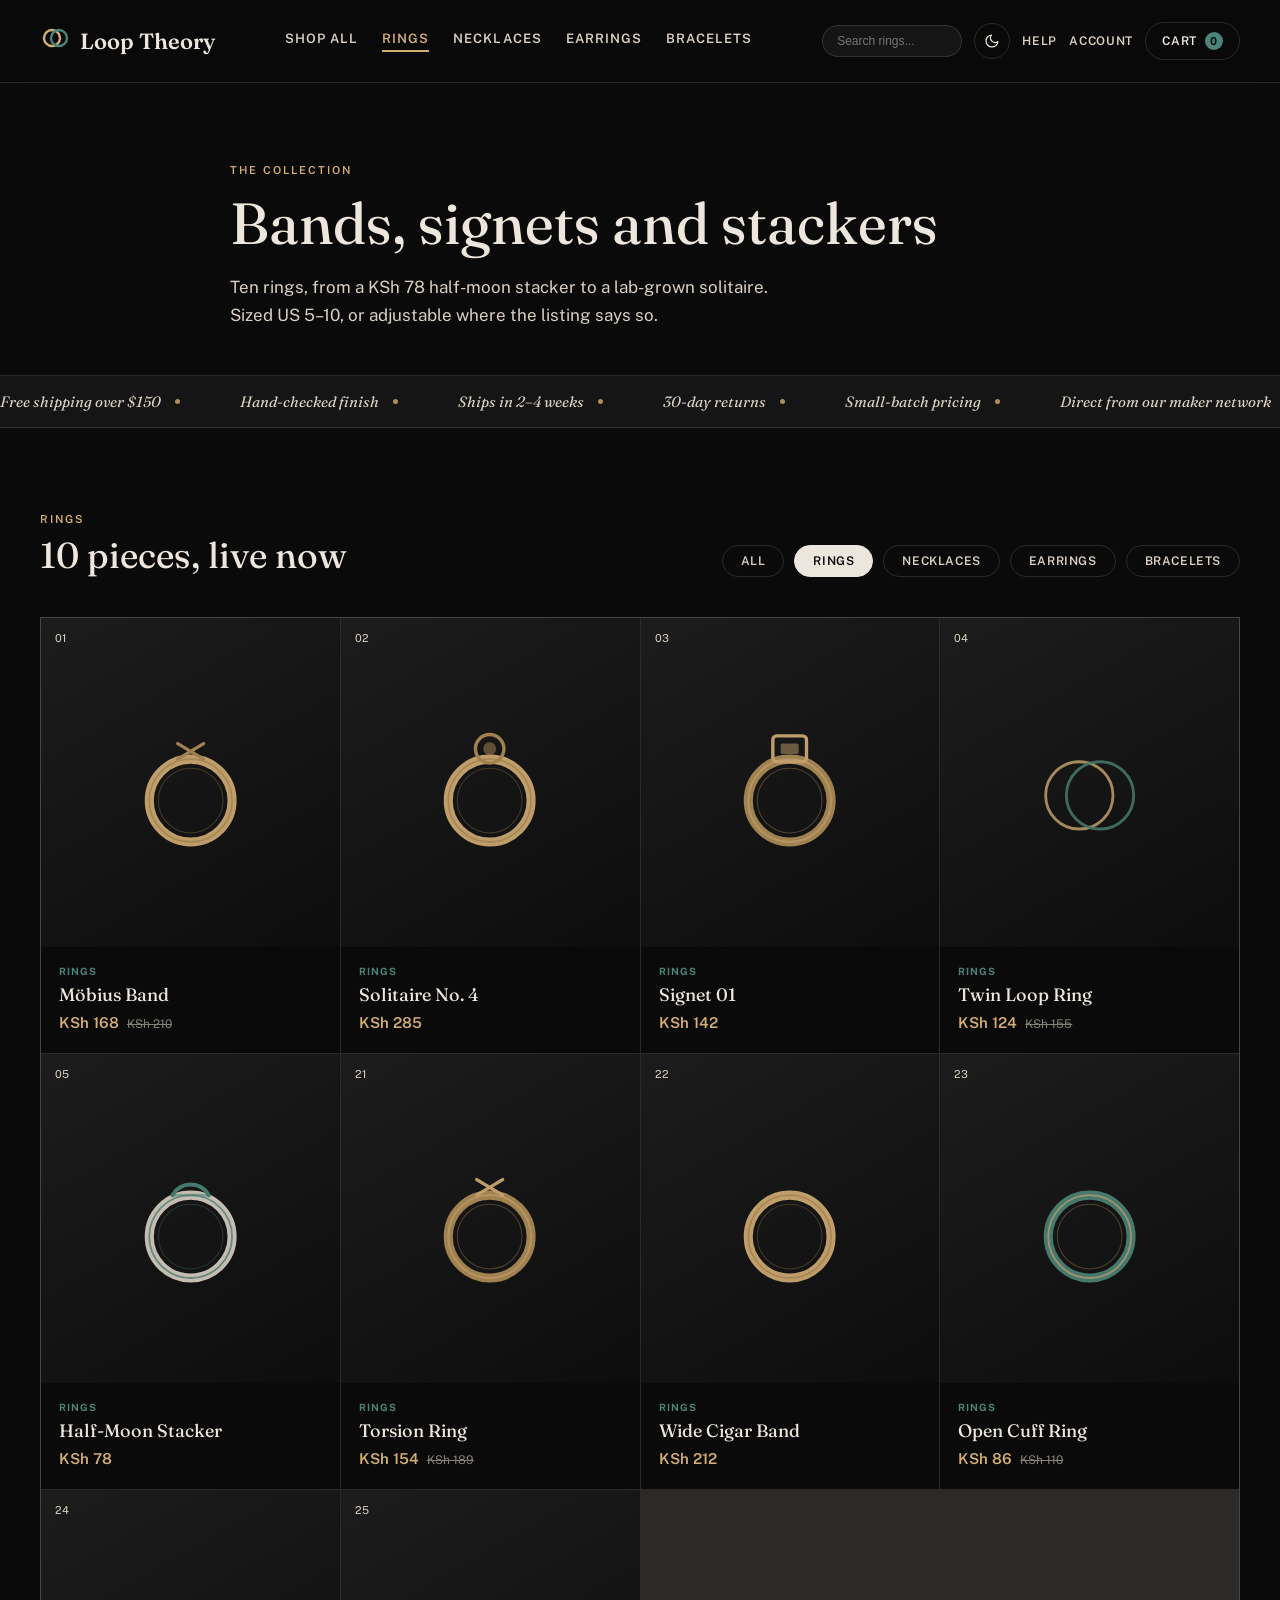
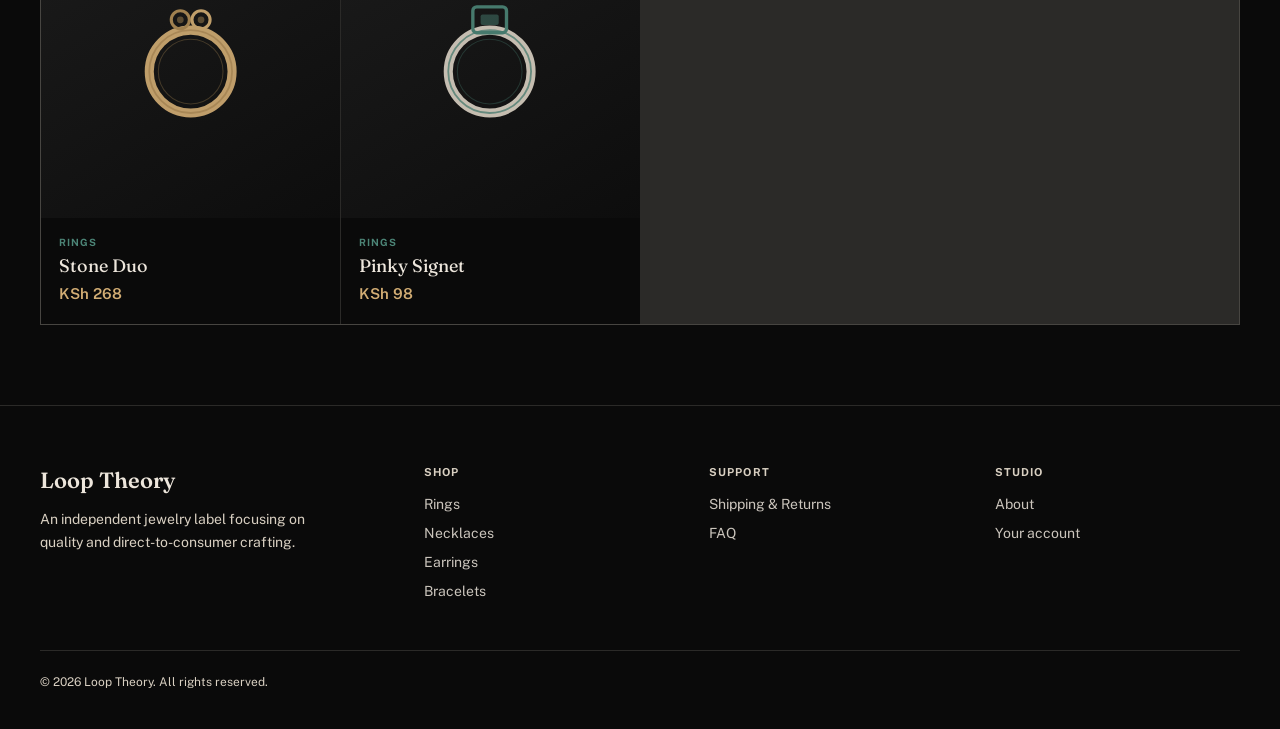
<file: rings.html>
<!DOCTYPE html>
<html lang="en">
<head>
  <meta charset="UTF-8">
  <meta name="viewport" content="width=device-width, initial-scale=1.0">
  <title>Loop Theory — Rings</title>
  <meta name="description" content="Ten rings, from a KSh 78 half-moon stacker to a lab-grown solitaire. Sized US 5–10, or adjustable where the listing says so.">
  <link rel="icon" href="data:image/svg+xml,%3Csvg xmlns='http://www.w3.org/2000/svg' viewBox='0 0 30 30'%3E%3Ccircle cx='12' cy='15' r='8' fill='none' stroke='%23D2AD74' stroke-width='2.4'/%3E%3Ccircle cx='19' cy='15' r='8' fill='none' stroke='%234C8577' stroke-width='2.4'/%3E%3C/svg%3E">

  <!-- Config and theme run before the stylesheet so the chosen
       palette is on <html> for the first paint, with no flash. -->
  <script src="js/config.js"></script>
  <script src="js/theme.js"></script>

  <link rel="preconnect" href="https://fonts.googleapis.com">
  <link href="https://fonts.googleapis.com/css2?family=Fraunces:ital,opsz,wght@0,9..144,300;0,9..144,450;0,9..144,600;1,9..144,450&family=Public+Sans:wght@400;500;600;700&display=swap" rel="stylesheet">
  <link rel="stylesheet" href="css/styles.css">
  <link rel="stylesheet" href="css/pages.css">
</head>
<!-- app.js locks the grid to this category and marks the nav accordingly. -->
<body data-category="Rings">

<header>
  <a class="brand" href="index.html">
    <span class="loopmark">
      <svg width="30" height="30" viewBox="0 0 30 30" fill="none" aria-hidden="true">
        <circle cx="12" cy="15" r="8" stroke="var(--brass-bright)" stroke-width="2.4"/>
        <circle cx="19" cy="15" r="8" stroke="var(--verdigris)" stroke-width="2.4"/>
      </svg>
    </span>
    Loop Theory
  </a>
  <nav class="mainnav" id="mainnav">
    <a href="index.html">Shop All</a>
    <a href="rings.html" class="active">Rings</a>
    <a href="necklaces.html">Necklaces</a>
    <a href="earrings.html">Earrings</a>
    <a href="bracelets.html">Bracelets</a>
  </nav>
  <div class="header-actions">
    <input type="text" id="searchInput" class="search-input" placeholder="Search rings..." oninput="handleSearch(this.value)" />
    <span data-theme-toggle></span>
    <a class="linkish" href="faq.html">Help</a>
    <a class="linkish" href="account.html">Account</a>
    <button class="cart-btn" onclick="openCart()">
      Cart <span class="cart-count" id="cartCount">0</span>
    </button>
  </div>
</header>

<div class="page-hero">
  <div class="page-hero-inner">
    <span class="eyebrow">The Collection</span>
    <h1>Bands, signets and stackers</h1>
    <p class="lede">Ten rings, from a KSh 78 half-moon stacker to a lab-grown solitaire. Sized US 5–10, or adjustable where the listing says so.</p>
  </div>
</div>

<div class="strip">
  <div class="strip-inner" id="marquee"></div>
</div>

<section class="section" id="shop">
  <div class="section-head">
    <div>
      <span class="eyebrow">Rings</span>
      <h2>10 pieces, live now</h2>
    </div>
    <div class="filters" id="filters"></div>
  </div>
  <div class="grid" id="grid"></div>
</section>

<footer id="about">
  <div class="foot-grid">
    <div class="foot-brand">
      <div class="brand">Loop Theory</div>
      <p>An independent jewelry label focusing on quality and direct-to-consumer crafting.</p>
    </div>
    <div>
      <h4>Shop</h4>
      <ul>
        <li><a href="rings.html">Rings</a></li>
        <li><a href="necklaces.html">Necklaces</a></li>
        <li><a href="earrings.html">Earrings</a></li>
        <li><a href="bracelets.html">Bracelets</a></li>
      </ul>
    </div>
    <div>
      <h4>Support</h4>
      <ul><li><a href="shipping.html">Shipping &amp; Returns</a></li><li><a href="faq.html">FAQ</a></li></ul>
    </div>
    <div>
      <h4>Studio</h4>
      <ul><li><a href="about.html">About</a></li><li><a href="account.html">Your account</a></li></ul>
    </div>
  </div>
  <div class="foot-bottom">
    <span>© 2026 Loop Theory. All rights reserved.</span>
  </div>
</footer>

<div class="overlay" id="overlay">
  <div class="modal" id="modalContent"></div>
</div>

<div class="cart-overlay" id="cartOverlay" onclick="closeCart()"></div>
<div class="drawer" id="drawer">
  <div class="drawer-head">
    <h3>Your bag</h3>
    <button class="modal-close" style="position:static;" onclick="closeCart()">✕</button>
  </div>
  <div class="drawer-items" id="drawerItems"></div>
  <div class="drawer-foot">
    <div class="subtotal-row"><span>Subtotal</span><strong id="subtotal">KSh 0</strong></div>
    <div class="subtotal-row"><span>Delivery</span><strong id="shipping">Free</strong></div>
    <div class="subtotal-row total-row"><span>Total</span><strong id="total">KSh 0</strong></div>
    <div class="ship-hint" id="shipHint"></div>
    <button class="btn-primary modal-add" onclick="checkout()">Checkout</button>
  </div>
</div>

<script src="js/supabase-client.js"></script>
<script src="js/data.js"></script>
<script src="js/catalog.js"></script>
<script src="js/app.js"></script>
<script src="js/motion.js"></script>
</body>
</html>
</file>
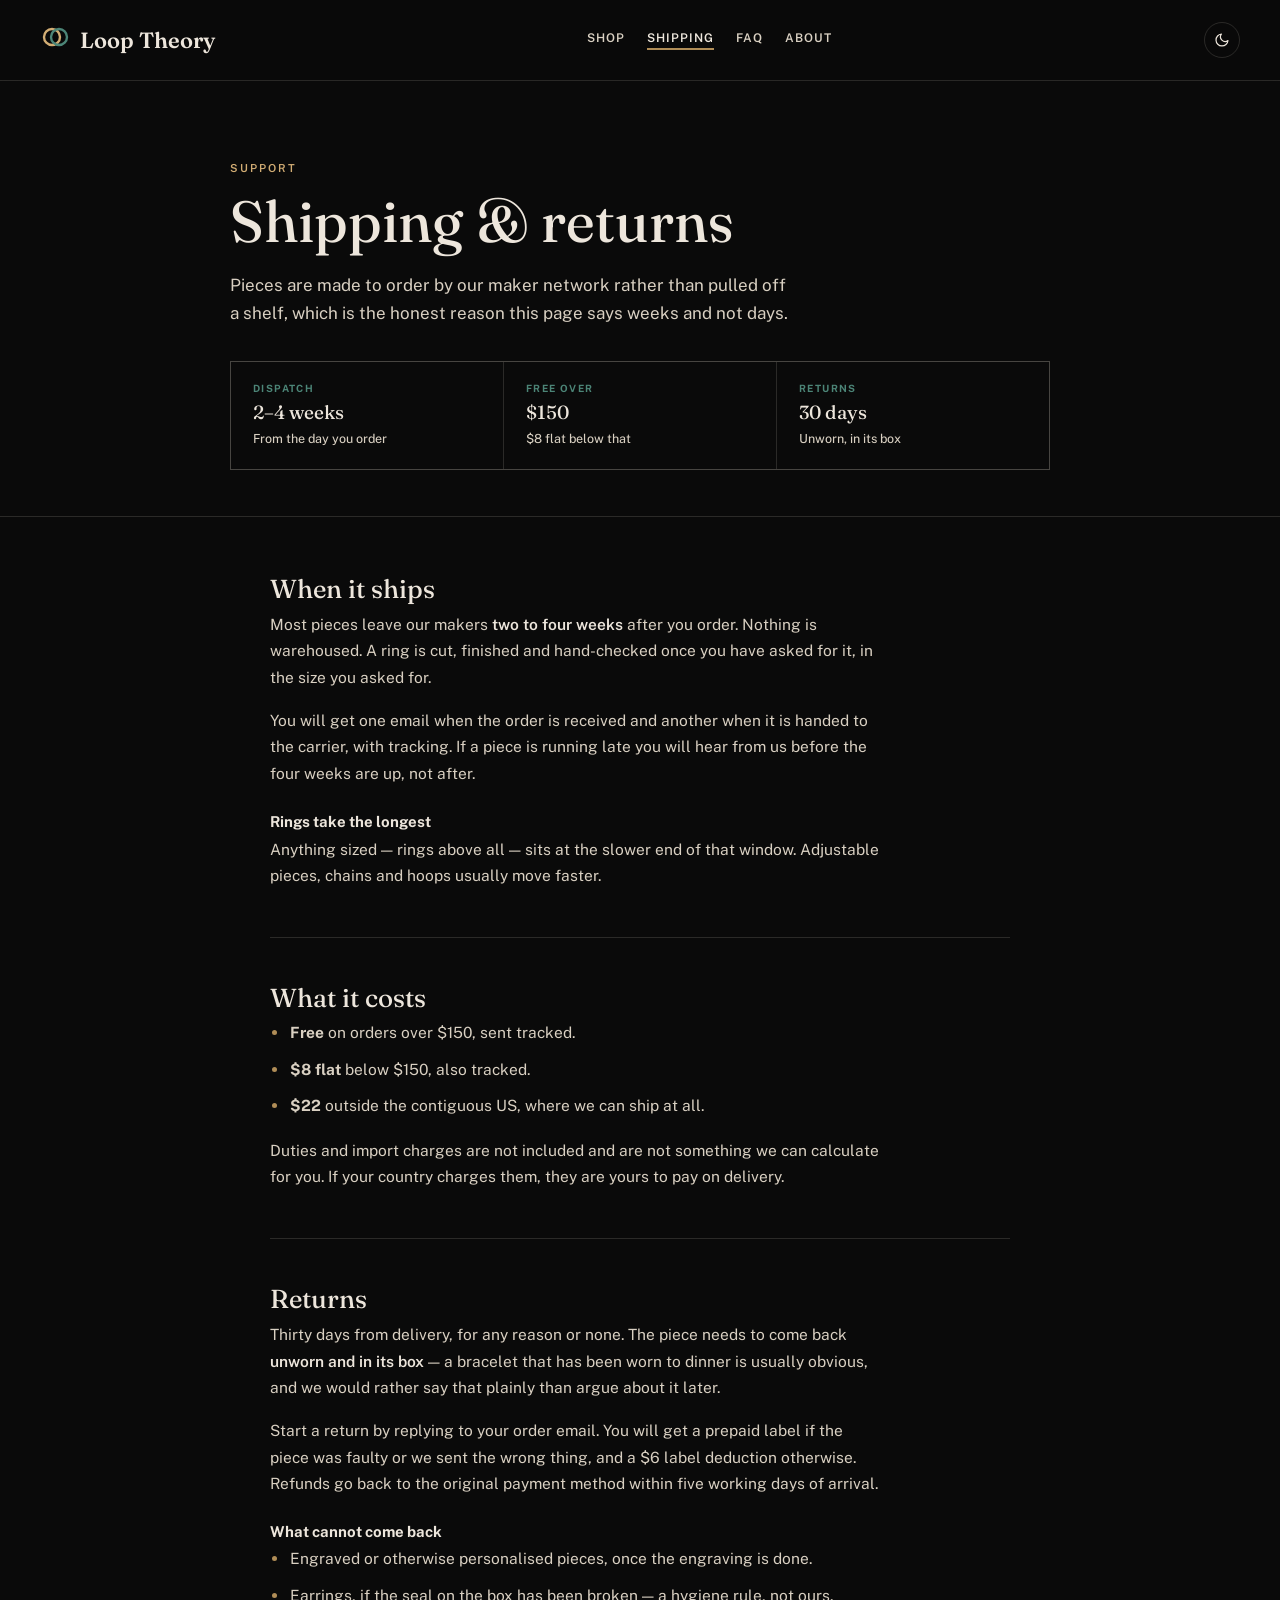
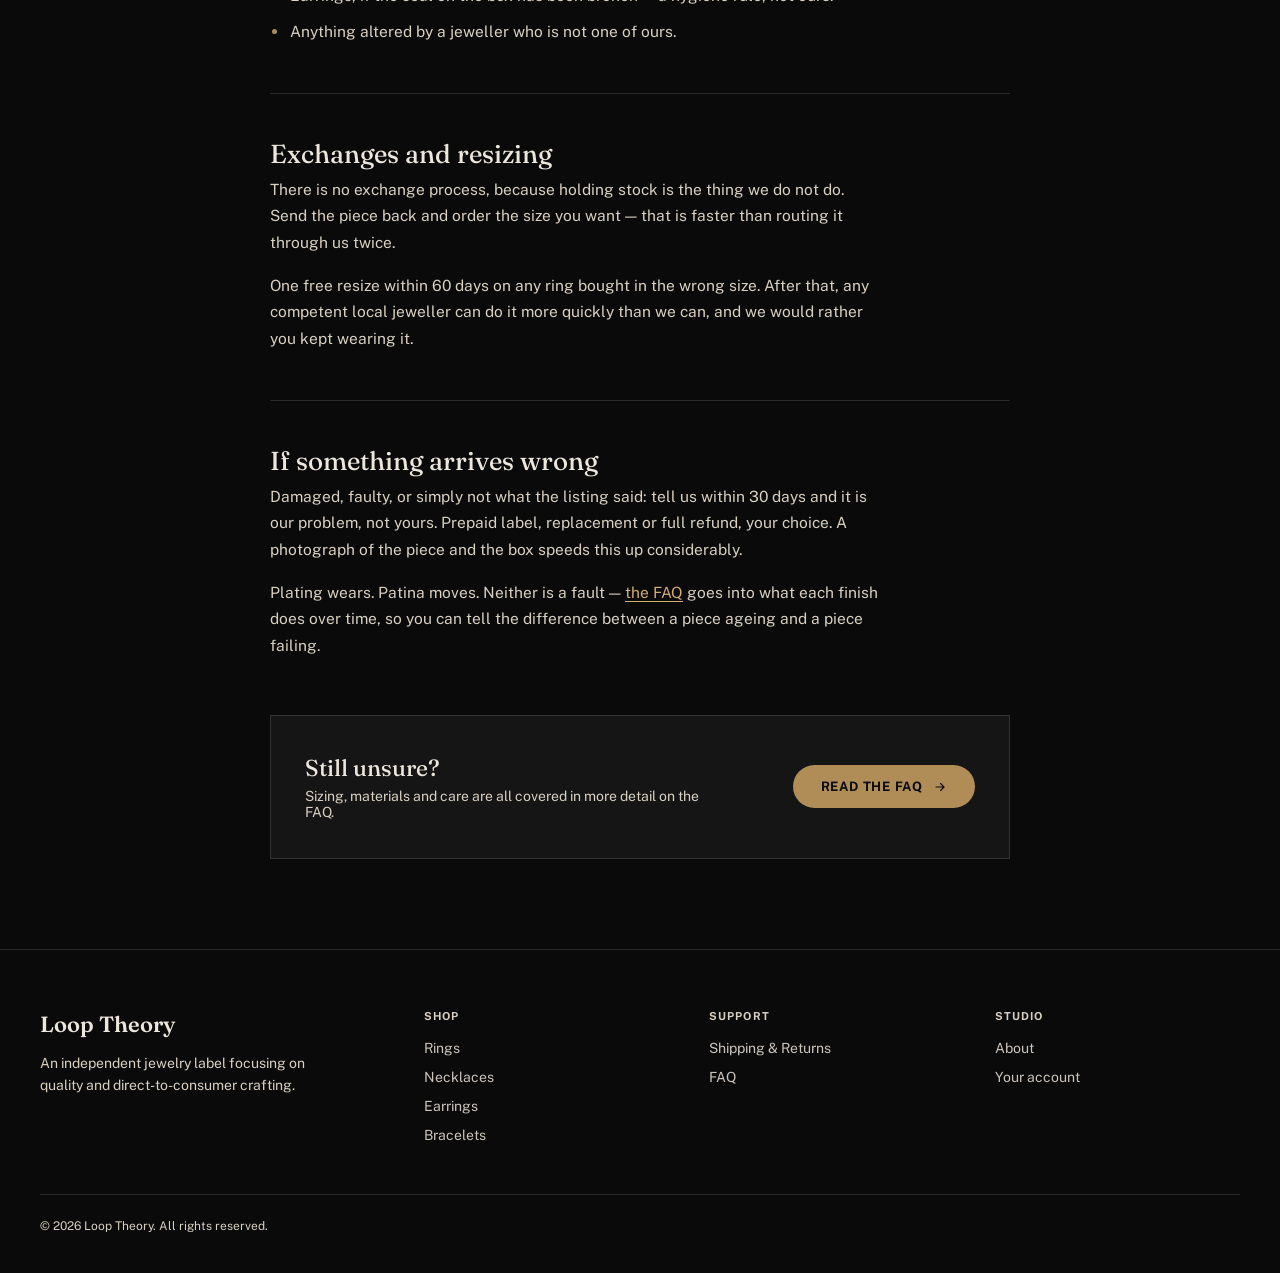
<file: shipping.html>
<!DOCTYPE html>
<html lang="en">
<head>
  <meta charset="UTF-8">
  <meta name="viewport" content="width=device-width, initial-scale=1.0">
  <title>Loop Theory — Shipping &amp; Returns</title>
  <meta name="description" content="How long Loop Theory pieces take to arrive, what shipping costs, and how to send something back within 30 days.">
  <link rel="icon" href="data:image/svg+xml,%3Csvg xmlns='http://www.w3.org/2000/svg' viewBox='0 0 30 30'%3E%3Ccircle cx='12' cy='15' r='8' fill='none' stroke='%23D2AD74' stroke-width='2.4'/%3E%3Ccircle cx='19' cy='15' r='8' fill='none' stroke='%234C8577' stroke-width='2.4'/%3E%3C/svg%3E">

  <script src="js/config.js"></script>
  <script src="js/theme.js"></script>

  <link rel="preconnect" href="https://fonts.googleapis.com">
  <link href="https://fonts.googleapis.com/css2?family=Fraunces:ital,opsz,wght@0,9..144,300;0,9..144,450;0,9..144,600;1,9..144,450&family=Public+Sans:wght@400;500;600;700&display=swap" rel="stylesheet">
  <link rel="stylesheet" href="css/styles.css">
  <link rel="stylesheet" href="css/pages.css">
</head>
<body>

<header>
  <a class="brand" href="index.html">
    <span class="loopmark">
      <svg width="30" height="30" viewBox="0 0 30 30" fill="none" aria-hidden="true">
        <circle cx="12" cy="15" r="8" stroke="var(--brass-bright)" stroke-width="2.4"/>
        <circle cx="19" cy="15" r="8" stroke="var(--verdigris)" stroke-width="2.4"/>
      </svg>
    </span>
    Loop Theory
  </a>
  <nav class="pagenav">
    <a href="index.html#shop">Shop</a>
    <a href="shipping.html" aria-current="page">Shipping</a>
    <a href="faq.html">FAQ</a>
    <a href="about.html">About</a>
  </nav>
  <div class="page-head-actions">
    <span data-theme-toggle></span>
  </div>
</header>

<div class="page-hero">
  <div class="page-hero-inner">
    <span class="eyebrow">Support</span>
    <h1>Shipping &amp; returns</h1>
    <p class="lede">
      Pieces are made to order by our maker network rather than pulled off a shelf,
      which is the honest reason this page says weeks and not days.
    </p>

    <dl class="facts">
      <div class="fact">
        <dt>Dispatch</dt>
        <dd>2–4 weeks<span class="sub">From the day you order</span></dd>
      </div>
      <div class="fact">
        <dt>Free over</dt>
        <dd>$150<span class="sub">$8 flat below that</span></dd>
      </div>
      <div class="fact">
        <dt>Returns</dt>
        <dd>30 days<span class="sub">Unworn, in its box</span></dd>
      </div>
    </dl>
  </div>
</div>

<main class="prose">

  <section>
    <h2>When it ships</h2>
    <p>
      Most pieces leave our makers <strong>two to four weeks</strong> after you order.
      Nothing is warehoused. A ring is cut, finished and hand-checked once you have
      asked for it, in the size you asked for.
    </p>
    <p>
      You will get one email when the order is received and another when it is
      handed to the carrier, with tracking. If a piece is running late you will hear
      from us before the four weeks are up, not after.
    </p>

    <h3>Rings take the longest</h3>
    <p>
      Anything sized — rings above all — sits at the slower end of that window.
      Adjustable pieces, chains and hoops usually move faster.
    </p>
  </section>

  <section>
    <h2>What it costs</h2>
    <ul>
      <li><strong>Free</strong> on orders over $150, sent tracked.</li>
      <li><strong>$8 flat</strong> below $150, also tracked.</li>
      <li><strong>$22</strong> outside the contiguous US, where we can ship at all.</li>
    </ul>
    <p>
      Duties and import charges are not included and are not something we can
      calculate for you. If your country charges them, they are yours to pay on
      delivery.
    </p>
  </section>

  <section>
    <h2>Returns</h2>
    <p>
      Thirty days from delivery, for any reason or none. The piece needs to come back
      <strong>unworn and in its box</strong> — a bracelet that has been worn to dinner
      is usually obvious, and we would rather say that plainly than argue about it later.
    </p>
    <p>
      Start a return by replying to your order email. You will get a prepaid label if
      the piece was faulty or we sent the wrong thing, and a $6 label deduction otherwise.
      Refunds go back to the original payment method within five working days of arrival.
    </p>

    <h3>What cannot come back</h3>
    <ul>
      <li>Engraved or otherwise personalised pieces, once the engraving is done.</li>
      <li>Earrings, if the seal on the box has been broken — a hygiene rule, not ours.</li>
      <li>Anything altered by a jeweller who is not one of ours.</li>
    </ul>
  </section>

  <section>
    <h2>Exchanges and resizing</h2>
    <p>
      There is no exchange process, because holding stock is the thing we do not do.
      Send the piece back and order the size you want — that is faster than routing it
      through us twice.
    </p>
    <p>
      One free resize within 60 days on any ring bought in the wrong size. After that,
      any competent local jeweller can do it more quickly than we can, and we would
      rather you kept wearing it.
    </p>
  </section>

  <section>
    <h2>If something arrives wrong</h2>
    <p>
      Damaged, faulty, or simply not what the listing said: tell us within 30 days and
      it is our problem, not yours. Prepaid label, replacement or full refund, your
      choice. A photograph of the piece and the box speeds this up considerably.
    </p>
    <p>
      Plating wears. Patina moves. Neither is a fault — <a href="faq.html">the FAQ</a>
      goes into what each finish does over time, so you can tell the difference between
      a piece ageing and a piece failing.
    </p>
  </section>

</main>

<div class="page-cta">
  <div class="page-cta-inner">
    <div>
      <h2>Still unsure?</h2>
      <p>Sizing, materials and care are all covered in more detail on the FAQ.</p>
    </div>
    <a class="btn-primary" href="faq.html">
      Read the FAQ
      <svg width="14" height="14" viewBox="0 0 24 24" fill="none" aria-hidden="true"><path d="M5 12h14M13 6l6 6-6 6" stroke="currentColor" stroke-width="2" stroke-linecap="round" stroke-linejoin="round"/></svg>
    </a>
  </div>
</div>

<footer>
  <div class="foot-grid">
    <div class="foot-brand">
      <div class="brand">Loop Theory</div>
      <p>An independent jewelry label focusing on quality and direct-to-consumer crafting.</p>
    </div>
    <div>
      <h4>Shop</h4>
      <ul>
        <li><a href="rings.html">Rings</a></li>
        <li><a href="necklaces.html">Necklaces</a></li>
        <li><a href="earrings.html">Earrings</a></li>
        <li><a href="bracelets.html">Bracelets</a></li>
      </ul>
    </div>
    <div>
      <h4>Support</h4>
      <ul><li><a href="shipping.html">Shipping &amp; Returns</a></li><li><a href="faq.html">FAQ</a></li></ul>
    </div>
    <div>
      <h4>Studio</h4>
      <ul><li><a href="about.html">About</a></li><li><a href="account.html">Your account</a></li></ul>
    </div>
  </div>
  <div class="foot-bottom">
    <span>© 2026 Loop Theory. All rights reserved.</span>
  </div>
</footer>

<script src="js/motion.js"></script>
</body>
</html>
</file>
<file: css/styles.css>
:root{
  --ink: #0A0A0A;
  --ink-2: #151515;
  --paper: #EDE6DC;
  --paper-dim: #d9d0c2;
  --brass: #B08D57;
  --brass-bright: #D2AD74;
  --verdigris: #4C8577;
  --verdigris-dim: #3C6E5E;
  --line: rgba(237,230,220,0.14);
  --shadow: rgba(0,0,0,0.35);
  --header-bg: rgba(10,10,10,0.88);
  --well-a: #1c1c1c;
  --well-b: #0d0d0d;
  --scrim: rgba(15,10,14,0.7);
  --scrim-soft: rgba(15,10,14,0.5);
  --ghost-bg: rgba(0,0,0,0.3);
  --tint: rgba(176,141,87,0.10);
  --display: 'Fraunces', serif;
  --body: 'Public Sans', sans-serif;
}

/* LIGHT THEME
   Same brand, inverted ground. The token names stay as they are
   (--ink is the background, --paper is the foreground) so nothing
   else in this stylesheet — and none of the generated SVGs in
   data.js — needs to know a second palette exists.

   Brass and verdigris are darkened rather than reused: the dark
   values are tuned for contrast against near-black and drop below
   readable contrast on a light ground. --brass-bright stays the
   emphasis colour, which on light means darker, not lighter. */
:root[data-theme="light"]{
  --ink: #F6F1E8;
  --ink-2: #EDE4D5;
  --paper: #171310;
  --paper-dim: #574E43;
  --brass: #8A6636;
  --brass-bright: #6E4F28;
  --verdigris: #2F6153;
  --verdigris-dim: #24493E;
  --line: rgba(23,19,16,0.16);
  --shadow: rgba(60,45,25,0.14);
  --header-bg: rgba(246,241,232,0.88);
  --well-a: #E7DDCC;
  --well-b: #DCD0BA;
  --scrim: rgba(35,27,18,0.42);
  --scrim-soft: rgba(35,27,18,0.30);
  --ghost-bg: rgba(255,255,255,0.55);
  --tint: rgba(138,102,54,0.12);
}

/* Repainting every surface at once reads as a jolt; easing the
   ground and the rules makes the switch feel deliberate. Anything
   that animates position stays untouched. */
body, header, .card, .modal, .drawer, .card-media, .modal-media{
  transition: background-color .25s ease, border-color .25s ease, color .25s ease;
}
@media (prefers-reduced-motion: reduce){
  body, header, .card, .modal, .drawer, .card-media, .modal-media{transition:none;}
}
*{box-sizing:border-box;}
html{scroll-behavior:smooth;}
body{
  margin:0;
  background:var(--ink);
  color:var(--paper);
  font-family:var(--body);
  -webkit-font-smoothing:antialiased;
}
a{color:inherit;text-decoration:none;}
button{font-family:inherit;cursor:pointer;}

.eyebrow{
  font-size:11px;
  letter-spacing:0.18em;
  text-transform:uppercase;
  color:var(--brass-bright);
  font-weight:600;
}

/* Shared chrome — used by the storefront and the admin screens. */
.theme-toggle{
  background:transparent;border:1px solid var(--line);color:var(--paper);
  width:36px;height:36px;border-radius:50%;flex-shrink:0;
  display:inline-flex;align-items:center;justify-content:center;
  transition:border-color .2s, background .2s, color .2s;
}
.theme-toggle:hover{border-color:var(--brass);background:var(--tint);color:var(--brass-bright);}
.linkish{
  font-size:12px;letter-spacing:0.06em;text-transform:uppercase;
  font-weight:600;color:var(--paper-dim);transition:color .2s;white-space:nowrap;
}
.linkish:hover{color:var(--brass-bright);}

/* HEADER */
header{
  position:sticky;top:0;z-index:50;
  display:flex;align-items:center;justify-content:space-between;
  padding:22px 40px;
  background:var(--header-bg);
  backdrop-filter:blur(10px);
  border-bottom:1px solid var(--line);
}
.brand{
  font-family:var(--display);
  font-size:22px;
  font-weight:600;
  display:flex;align-items:center;gap:10px;
}
nav.mainnav{display:flex;gap:24px;}
nav.mainnav button, nav.mainnav a{
  background:none;border:none;
  font-size:13px;letter-spacing:0.08em;text-transform:uppercase;
  color:var(--paper-dim);font-weight:600;
  padding-bottom:4px;border-bottom:2px solid transparent;
  transition:all .2s;
}
nav.mainnav button:hover, nav.mainnav button.active,
nav.mainnav a:hover, nav.mainnav a.active{
  color:var(--brass-bright);border-color:var(--brass-bright);
}
.header-actions{display:flex;align-items:center;gap:12px;}
.search-input{
  background:var(--ink-2);border:1px solid var(--line);
  color:var(--paper);padding:8px 14px;border-radius:999px;
  font-size:12px;outline:none;width:140px;transition:width 0.3s;
}
.search-input:focus{width:200px;border-color:var(--brass);}
.cart-btn{
  display:flex;align-items:center;gap:8px;
  background:transparent;border:1px solid var(--line);
  color:var(--paper);padding:9px 16px;border-radius:999px;
  font-size:12px;letter-spacing:0.06em;text-transform:uppercase;font-weight:600;
  transition:all .2s;
}
.cart-btn:hover{border-color:var(--brass);background:var(--tint);}
.cart-count{
  background:var(--verdigris);color:var(--ink);
  border-radius:999px;min-width:18px;height:18px;
  font-size:11px;display:flex;align-items:center;justify-content:center;
  padding:0 5px;font-weight:700;
}

/* HERO */
.hero{
  padding:96px 40px;
  display:grid;grid-template-columns:1.1fr 0.9fr;gap:40px;
  align-items:center;border-bottom:1px solid var(--line);
}
.hero-copy h1{
  font-family:var(--display);
  font-size:clamp(40px,5.6vw,74px);
  line-height:0.98;font-weight:450;margin:18px 0 22px;
}
.hero-copy h1 em{font-style:italic;color:var(--brass-bright);}
.hero-copy p{font-size:16px;line-height:1.6;color:var(--paper-dim);max-width:440px;margin-bottom:32px;}
.btn-primary{
  background:var(--brass);color:var(--ink);
  padding:14px 28px;border-radius:999px;border:none;
  font-size:13px;letter-spacing:0.06em;text-transform:uppercase;font-weight:700;
  display:inline-flex;align-items:center;gap:10px;transition:all .2s;
}
.btn-primary:hover{background:var(--brass-bright);transform:translateY(-1px);}
.hero-visual{height:360px;display:flex;align-items:center;justify-content:center;}
.hero-visual svg{width:100%;height:100%;max-width:360px;}

/* MARQUEE */
.strip{
  display:flex;padding:16px 0;border-bottom:1px solid var(--line);
  background:var(--ink-2);overflow:hidden;white-space:nowrap;
}
.strip-inner{display:flex;gap:60px;animation:scroll 26s linear infinite;}
.strip span{
  font-family:var(--display);font-style:italic;font-size:15px;color:var(--paper-dim);
  display:flex;align-items:center;gap:14px;
}
@keyframes scroll{from{transform:translateX(0);}to{transform:translateX(-50%);}}

/* GRID */
.section{padding:80px 40px;}
.section-head{
  display:flex;justify-content:space-between;align-items:flex-end;
  margin-bottom:40px;flex-wrap:wrap;gap:16px;
}
.section-head h2{font-family:var(--display);font-size:36px;font-weight:450;margin:6px 0 0;}
.filters{display:flex;gap:10px;flex-wrap:wrap;}
.filter-btn{
  display:inline-block;
  background:transparent;border:1px solid var(--line);color:var(--paper-dim);
  padding:8px 18px;border-radius:999px;font-size:12px;letter-spacing:0.05em;
  text-transform:uppercase;font-weight:600;transition:all .2s;
}
.filter-btn:hover{border-color:var(--brass);color:var(--paper);}
.filter-btn.active{background:var(--paper);color:var(--ink);border-color:var(--paper);}

.grid{
  display:grid;grid-template-columns:repeat(auto-fill, minmax(240px, 1fr));gap:1px;
  background:var(--line);border:1px solid var(--line);
}
.card{
  background:var(--ink);padding:0;position:relative;
  display:flex;flex-direction:column;transition:background .25s;
}
.card:hover{background:var(--ink-2);}
.card-media{
  aspect-ratio:1/1.1;position:relative;overflow:hidden;
  display:flex;align-items:center;justify-content:center;
  background:linear-gradient(150deg, var(--well-a), var(--well-b));cursor:pointer;
}
.card-media svg{width:52%;height:52%;opacity:0.9;transition:transform .4s;}
.card:hover .card-media svg{transform:scale(1.08) rotate(3deg);}
.card-index{position:absolute;top:14px;left:14px;font-size:11px;color:var(--paper-dim);}
/* Sits where the quick-view button rises from, so the two never
   share the corner: a sold-out piece has no quick-view worth having. */
.stock-flag{
  position:absolute;top:14px;right:14px;z-index:1;
  font-size:9px;letter-spacing:0.08em;text-transform:uppercase;font-weight:700;
  padding:5px 9px;border-radius:999px;border:1px solid var(--line);
  background:var(--ink-2);
}
.stock-flag.low{color:var(--brass-bright);border-color:var(--brass);}
.stock-flag.out{color:var(--paper-dim);}

/* Dimmed rather than hidden: a piece people came for should still be
   findable, and still say what it was. */
.card.is-sold-out .card-media svg,
.card.is-sold-out .card-media img{opacity:0.4;}
.card.is-sold-out .card-price .now{color:var(--paper-dim);}
.card.is-sold-out .card-quick{background:var(--paper-dim);}

.card-quick{
  position:absolute;bottom:14px;left:14px;right:14px;
  background:var(--paper);color:var(--ink);text-align:center;padding:10px;
  border-radius:999px;font-size:11px;letter-spacing:0.08em;text-transform:uppercase;
  font-weight:700;opacity:0;transform:translateY(8px);transition:all .25s;border:none;
}
.card:hover .card-quick{opacity:1;transform:translateY(0);}
.card-body{padding:18px 18px 22px;}
.card-cat{font-size:10px;letter-spacing:0.1em;text-transform:uppercase;color:var(--verdigris);font-weight:700;}
.card-name{font-family:var(--display);font-size:18px;margin:6px 0 8px;font-weight:450;}
.card-price{display:flex;align-items:baseline;gap:8px;}
.card-price .now{font-size:15px;font-weight:600;color:var(--brass-bright);}
.card-price .was{font-size:12px;color:var(--paper-dim);text-decoration:line-through;opacity:0.6;}

/* VALUES */
.values{
  display:grid;grid-template-columns:repeat(3,1fr);gap:1px;
  background:var(--line);border-top:1px solid var(--line);border-bottom:1px solid var(--line);
}
.value{background:var(--ink);padding:44px 40px;}
.value h3{font-family:var(--display);font-size:20px;margin:12px 0 10px;font-weight:450;}
.value p{font-size:14px;line-height:1.6;color:var(--paper-dim);margin:0;}

/* FOOTER */
footer{padding:60px 40px 40px;border-top:1px solid var(--line);}
.foot-grid{display:grid;grid-template-columns:1.4fr repeat(3,1fr);gap:40px;margin-bottom:50px;}
.foot-brand p{color:var(--paper-dim);font-size:14px;line-height:1.6;max-width:280px;margin-top:14px;}
footer h4{font-size:11px;letter-spacing:0.1em;text-transform:uppercase;color:var(--paper-dim);margin:0 0 16px;}
footer ul{list-style:none;padding:0;margin:0;display:flex;flex-direction:column;gap:10px;}
footer ul a{font-size:14px;color:var(--paper);opacity:0.85;transition:color .2s;}
footer ul a:hover{color:var(--brass-bright);}
.foot-bottom{
  display:flex;justify-content:space-between;align-items:center;
  padding-top:24px;border-top:1px solid var(--line);font-size:12px;color:var(--paper-dim);
}

/* MODAL */
.overlay{
  position:fixed;inset:0;background:var(--scrim);
  backdrop-filter:blur(4px);display:none;align-items:center;justify-content:center;
  z-index:100;padding:24px;
}
.overlay.open{display:flex;}
.modal{
  background:var(--ink-2);border:1px solid var(--line);border-radius:20px;
  max-width:820px;width:100%;max-height:88vh;overflow:auto;
  display:grid;grid-template-columns:1fr 1fr;position:relative;
}
.modal-close{
  position:absolute;top:18px;right:18px;
  background:var(--ghost-bg);border:1px solid var(--line);color:var(--paper);
  width:34px;height:34px;border-radius:50%;font-size:16px;
  display:flex;align-items:center;justify-content:center;z-index:2;
}
.modal-media{
  background:linear-gradient(150deg,var(--well-a),var(--well-b));
  display:flex;align-items:center;justify-content:center;padding:40px;
}
.modal-media svg{width:70%;height:70%;}
.modal-body{padding:44px 40px;}
.modal-body h2{font-family:var(--display);font-size:30px;font-weight:450;margin:0 0 14px;}
.modal-price{font-size:22px;color:var(--brass-bright);font-weight:600;}
.modal-was{font-size:13px;color:var(--paper-dim);text-decoration:line-through;opacity:0.6;margin-bottom:20px;}
.modal-desc{font-size:14px;line-height:1.7;color:var(--paper-dim);margin-bottom:26px;}
.modal-meta{display:flex;gap:10px;flex-wrap:wrap;margin-bottom:28px;}
.meta-pill{
  border:1px solid var(--line);border-radius:999px;padding:6px 14px;
  font-size:11px;letter-spacing:0.05em;text-transform:uppercase;color:var(--paper-dim);
}
.modal-add{width:100%;justify-content:center;}

/* CART DRAWER */
.cart-overlay{position:fixed;inset:0;background:var(--scrim-soft);display:none;z-index:100;}
.cart-overlay.open{display:block;}
.drawer{
  position:fixed;top:0;right:0;bottom:0;width:420px;max-width:92vw;
  background:var(--ink);border-left:1px solid var(--line);
  transform:translateX(100%);transition:transform .3s ease;
  z-index:101;display:flex;flex-direction:column;
}
.drawer.open{transform:translateX(0);}
.drawer-head{
  display:flex;justify-content:space-between;align-items:center;
  padding:24px 26px;border-bottom:1px solid var(--line);
}
.drawer-head h3{font-family:var(--display);font-size:20px;margin:0;}
.drawer-items{flex:1;overflow:auto;padding:10px 26px;}
.drawer-item{display:flex;gap:14px;padding:18px 0;border-bottom:1px solid var(--line);}
.drawer-item .thumb{
  width:64px;height:64px;border-radius:10px;flex-shrink:0;
  background:linear-gradient(150deg,var(--well-a),var(--well-b));
  display:flex;align-items:center;justify-content:center;
}
.drawer-item .thumb svg{width:60%;height:60%;}
.drawer-item-info{flex:1;}
.drawer-item-info .nm{font-family:var(--display);font-size:15px;margin-bottom:4px;}
.drawer-item-info .px{font-size:13px;color:var(--brass-bright);font-weight:600;}
.qty-row{display:flex;align-items:center;gap:10px;margin-top:8px;}
.qty-btn{
  width:22px;height:22px;border-radius:50%;border:1px solid var(--line);
  background:transparent;color:var(--paper);font-size:13px;
  display:flex;align-items:center;justify-content:center;
}
.remove-btn{font-size:11px;color:var(--paper-dim);text-decoration:underline;background:none;border:none;margin-left:auto;}
.drawer-foot{padding:22px 26px 28px;border-top:1px solid var(--line);}
.subtotal-row{display:flex;justify-content:space-between;margin-bottom:16px;font-size:14px;}
.subtotal-row strong{font-family:var(--display);font-size:18px;color:var(--brass-bright);}
.subtotal-row.total-row{
  margin-top:-4px;padding-top:13px;border-top:1px solid var(--line);
}
.subtotal-row.total-row strong{font-size:21px;}
.ship-hint{
  font-size:11px;color:var(--paper-dim);text-align:right;
  margin:-8px 0 14px;min-height:14px;
}
.qty-btn:disabled{opacity:0.35;cursor:not-allowed;}
.empty-cart{padding:60px 20px;text-align:center;color:var(--paper-dim);font-size:14px;}

/* ---------- checkout, inside the drawer ---------- */

.co-form{display:flex;flex-direction:column;gap:13px;padding:6px 0 4px;}
.co-back{
  align-self:flex-start;background:none;border:none;padding:0;
  color:var(--paper-dim);font-size:12px;letter-spacing:0.05em;
  text-transform:uppercase;font-weight:600;
}
.co-back:hover{color:var(--brass-bright);}
.co-intro{margin:0 0 2px;font-size:13px;color:var(--paper-dim);}
.co-field{display:flex;flex-direction:column;gap:5px;}
.co-field span{
  font-size:10.5px;letter-spacing:0.1em;text-transform:uppercase;
  color:var(--paper-dim);font-weight:700;
}
.co-field span em{font-style:normal;opacity:0.65;font-weight:600;}
.co-field input,.co-field select{
  background:var(--ink-2);border:1px solid var(--line);color:var(--paper);
  border-radius:8px;padding:11px 13px;font-family:inherit;font-size:14px;
  outline:none;transition:border-color .2s;width:100%;
}
.co-field input:focus,.co-field select:focus{border-color:var(--brass);}
.co-row{display:flex;gap:11px;}
.co-row .half{flex:1;min-width:0;}

.co-done{padding:26px 0 8px;text-align:center;}
.co-tick{
  width:46px;height:46px;margin:0 auto 16px;border-radius:50%;
  border:1.5px solid var(--verdigris);color:var(--verdigris);
  display:flex;align-items:center;justify-content:center;
}
.co-tick svg{width:22px;height:22px;}
.co-done h3{font-family:var(--display);font-size:21px;font-weight:450;margin:0 0 10px;}
.co-done p{font-size:13.5px;line-height:1.6;color:var(--paper-dim);margin:0 0 12px;}
.co-link{
  color:var(--brass-bright);text-decoration:underline;
  text-underline-offset:3px;font-weight:600;font-size:14px;
}
.co-hint{font-size:12px;opacity:0.8;}

/* ============================================================
   MOTION
   Every hidden state is scoped to .lt-motion, which motion.js puts
   on <body>. No script, no hiding — the page renders in full.
   ============================================================ */
.lt-motion .lt-rise{
  opacity:0;
  transform:translateY(14px);
  transition:opacity .5s cubic-bezier(.22,.61,.36,1), transform .5s cubic-bezier(.22,.61,.36,1);
  transition-delay:var(--lt-delay,0ms);
}
.lt-motion .lt-rise.is-in{opacity:1;transform:none;}

.lt-motion .lt-lift{
  opacity:0;
  transform:translateY(10px);
  transition:opacity .55s cubic-bezier(.22,.61,.36,1), transform .55s cubic-bezier(.22,.61,.36,1);
  transition-delay:var(--lt-delay,0ms);
}
.lt-motion .is-in .lt-lift{opacity:1;transform:none;}

@media (prefers-reduced-motion: reduce){
  .lt-motion .lt-rise,
  .lt-motion .lt-lift{opacity:1;transform:none;transition:none;}
}

/* Each value restates a promise that has a page behind it — so it links there. */
.value{display:flex;flex-direction:column;align-items:flex-start;}
.value p{flex:1;}
.value-link{
  display:inline-flex;align-items:center;gap:7px;margin-top:16px;
  font-size:11px;letter-spacing:0.08em;text-transform:uppercase;font-weight:700;
  color:var(--brass-bright);
  padding-bottom:3px;border-bottom:1px solid transparent;
  transition:border-color .2s, gap .2s;
}
.value-link:hover{border-color:var(--brass-bright);gap:11px;}
.value-link:focus-visible{outline:2px solid var(--brass-bright);outline-offset:3px;}

/* Uploaded photography, where the generated artwork would otherwise be. */
.card-media img{width:100%;height:100%;object-fit:cover;display:block;}
.modal-media img{width:100%;max-height:320px;object-fit:cover;border-radius:12px;display:block;}
.drawer-item .thumb img{width:100%;height:100%;object-fit:cover;border-radius:10px;display:block;}

.drawer-note{
  margin:0 0 14px;font-size:12.5px;line-height:1.5;
  color:var(--paper-dim);
}
.drawer-note:empty{display:none;}
.drawer-note.ok{color:var(--verdigris);}
.drawer-note.warn{color:var(--brass-bright);}

/* ============================================================
   RESPONSIVE
   ============================================================ */

/* The header is sticky, so an in-page jump must stop short of it or the
   heading it landed on sits underneath. */
#shop, #about{scroll-margin-top:104px;}

/* --- tablet & below --- */
@media (max-width:900px){
  header{padding:16px 20px;}
  nav.mainnav{display:none;}
  .hero{grid-template-columns:1fr;padding:60px 20px;}
  .hero-visual{height:260px;order:-1;}
  .values, .foot-grid{grid-template-columns:1fr;}
  .section{padding:56px 20px;}
  .modal{grid-template-columns:1fr;}

  /* The header nav is hidden here, so these chips are the only way to
     change category — keep them on one swipeable line, bleeding to the
     screen edge rather than stacking into three rows. */
  .section-head{align-items:flex-start;}
  .filters{
    width:100%;flex-wrap:nowrap;overflow-x:auto;
    margin:0 -20px;padding:2px 20px 4px;
    scrollbar-width:none;-ms-overflow-style:none;
    -webkit-overflow-scrolling:touch;
  }
  .filters::-webkit-scrollbar{display:none;}
  .filter-btn{flex:0 0 auto;}

  .modal-media{padding:28px;}
  .modal-media svg{width:auto;height:180px;}
  .drawer{width:100%;max-width:100%;}
}

/* --- phones --- */
@media (max-width:560px){
  /* Two rows: the brand keeps the top line, search and cart share the next.
     A single row cannot hold all three without crushing the search field. */
  header{flex-wrap:wrap;row-gap:12px;padding:14px 18px;}
  .brand{font-size:19px;gap:8px;}
  .brand svg{width:26px;height:26px;}
  .header-actions{width:100%;gap:10px;}
  .search-input{
    flex:1;width:auto;min-width:0;
    font-size:16px;padding:10px 16px;   /* 16px stops iOS zooming on focus */
  }
  .search-input:focus{width:auto;}
  .cart-btn{flex:0 0 auto;padding:10px 14px;}

  .hero{padding:44px 18px 52px;gap:26px;}
  .hero-visual{height:190px;}
  .hero-copy h1{margin:14px 0 18px;}
  .hero-copy p{font-size:15px;margin-bottom:26px;}
  .hero-copy .btn-primary{width:100%;justify-content:center;}

  .strip-inner{gap:36px;}
  .strip span{font-size:14px;}

  .section{padding:44px 18px;}
  .section-head{margin-bottom:26px;gap:14px;}
  .section-head h2{font-size:27px;}
  .filters{margin:0 -18px;padding:2px 18px 4px;}

  /* Two across: jewelry reads fine small, and one giant card per screen
     turns twenty pieces into a very long scroll. */
  .grid{grid-template-columns:repeat(2,1fr);}
  .card-media svg{width:60%;height:60%;}
  .card-index{top:10px;left:10px;}
  .card-body{padding:13px 12px 17px;}
  .card-name{font-size:15px;margin:5px 0 7px;}
  .card-cat{font-size:9px;}
  .card-price .now{font-size:14px;}
  .card-price .was{font-size:11px;}

  .value{padding:32px 20px;}
  footer{padding:44px 18px 32px;}
  .foot-grid{gap:32px;margin-bottom:36px;}
  .foot-bottom{flex-direction:column;align-items:flex-start;gap:10px;}

  .overlay{padding:12px;}
  .modal{border-radius:16px;max-height:92vh;}
  .modal-media{padding:22px;}
  .modal-media svg{height:148px;}
  .modal-body{padding:26px 22px 30px;}
  .modal-body h2{font-size:24px;}
  .modal-price{font-size:20px;}
  .modal-desc{margin-bottom:22px;}

  .drawer-head{padding:18px 20px;}
  .drawer-items{padding:6px 20px;}
  .drawer-item .thumb{width:56px;height:56px;}
  /* 22px is under the comfortable tap target on a touch screen. */
  .qty-btn{width:29px;height:29px;font-size:15px;}
  .remove-btn{font-size:12px;}
  .drawer-foot{padding:18px 20px calc(22px + env(safe-area-inset-bottom));}
}

/* --- touch devices: nothing may hide behind :hover --- */
@media (hover:none){
  .card-quick{opacity:1;transform:none;font-size:10px;padding:9px;}
  .card:hover .card-media svg{transform:none;}
  .btn-primary:hover{transform:none;}
}
</file>
<file: css/pages.css>
/* ============================================================
   Loop Theory — pages.css
   Shipping & Returns, FAQ, About.

   Reading pages, not shopping pages: one column at a readable
   measure, and no grid to compete with the text. Everything is
   built from the tokens in styles.css, so both themes come free.
   ============================================================ */

.page-head-actions{display:flex;align-items:center;gap:16px;}

/* Cross-links between the reading pages. Kept as links rather than the
   storefront's filter buttons, which only mean anything on index.html. */
.pagenav{display:flex;gap:22px;align-items:center;}
.pagenav a{
  font-size:12px;
  letter-spacing:0.08em;
  text-transform:uppercase;
  font-weight:600;
  color:var(--paper-dim);
  padding-bottom:3px;
  border-bottom:2px solid transparent;
  white-space:nowrap;
  transition:color .2s, border-color .2s;
}
.pagenav a:hover{color:var(--brass-bright);border-color:var(--brass-bright);}
.pagenav a[aria-current="page"]{color:var(--paper);border-color:var(--brass);}

@media (max-width:760px){
  .pagenav{
    gap:16px;
    overflow-x:auto;
    scrollbar-width:none;
    -ms-overflow-style:none;
  }
  .pagenav::-webkit-scrollbar{display:none;}
}

/* ---------- masthead ---------- */

.page-hero{
  padding:76px 40px 46px;
  border-bottom:1px solid var(--line);
}
.page-hero-inner{max-width:820px;margin:0 auto;}
.page-hero h1{
  font-family:var(--display);
  font-size:clamp(34px,5vw,58px);
  line-height:1.02;
  font-weight:450;
  margin:16px 0 0;
  text-wrap:balance;
}
.page-hero .lede{
  font-size:17px;
  line-height:1.65;
  color:var(--paper-dim);
  max-width:56ch;
  margin:20px 0 0;
}

/* ---------- body ---------- */

.prose{
  max-width:820px;
  margin:0 auto;
  padding:56px 40px 40px;
}
.prose section + section{
  margin-top:48px;
  padding-top:44px;
  border-top:1px solid var(--line);
}
.prose h2{
  font-family:var(--display);
  font-size:26px;
  font-weight:450;
  margin:0 0 6px;
  text-wrap:balance;
}
.prose h3{
  font-size:15px;
  font-weight:700;
  margin:26px 0 6px;
}
.prose p{
  font-size:15.5px;
  line-height:1.72;
  color:var(--paper-dim);
  margin:0 0 16px;
  max-width:68ch;
}
.prose p strong{color:var(--paper);font-weight:600;}
.prose a:not(.btn-primary){
  color:var(--brass-bright);
  text-decoration:underline;
  text-underline-offset:3px;
  text-decoration-thickness:1px;
}
.prose a:not(.btn-primary):hover{color:var(--paper);}

.prose ul{
  margin:0 0 18px;
  padding:0;
  list-style:none;
  display:flex;
  flex-direction:column;
  gap:11px;
  max-width:68ch;
}
.prose ul li{
  font-size:15.5px;
  line-height:1.65;
  color:var(--paper-dim);
  padding-left:20px;
  position:relative;
}
.prose ul li::before{
  content:"";
  position:absolute;
  left:2px;
  top:10px;
  width:5px;
  height:5px;
  border-radius:50%;
  background:var(--brass);
}

/* ---------- the fact strip under a page title ---------- */

.facts{
  display:grid;
  grid-template-columns:repeat(auto-fit,minmax(180px,1fr));
  gap:1px;
  background:var(--line);
  border:1px solid var(--line);
  margin:34px 0 0;
}
.fact{
  background:var(--ink);
  padding:20px 22px;
}
.fact dt{
  font-size:10px;
  letter-spacing:0.14em;
  text-transform:uppercase;
  color:var(--verdigris);
  font-weight:700;
  margin:0 0 7px;
}
.fact dd{
  margin:0;
  font-family:var(--display);
  font-size:19px;
  font-weight:450;
  line-height:1.25;
}
.fact .sub{
  display:block;
  font-family:var(--body);
  font-size:12.5px;
  color:var(--paper-dim);
  margin-top:5px;
  line-height:1.5;
}

/* ---------- FAQ accordion ----------
   <details> rather than scripted panels: it opens with the keyboard,
   it is findable with the browser's own in-page search, and it works
   before any JavaScript has run. */

.qa{
  border-top:1px solid var(--line);
}
.qa details{
  border-bottom:1px solid var(--line);
}
.qa summary{
  display:flex;
  align-items:flex-start;
  gap:14px;
  padding:19px 0;
  cursor:pointer;
  list-style:none;
  font-size:16px;
  font-weight:600;
  font-family:var(--display);
  transition:color .18s ease;
}
.qa summary::-webkit-details-marker{display:none;}
.qa summary:hover{color:var(--brass-bright);}
.qa summary:focus-visible{
  outline:2px solid var(--brass-bright);
  outline-offset:3px;
}
.qa .mark{
  flex-shrink:0;
  width:15px;
  height:15px;
  margin-top:4px;
  position:relative;
}
.qa .mark::before,
.qa .mark::after{
  content:"";
  position:absolute;
  background:var(--brass);
  transition:transform .22s ease, opacity .22s ease;
}
.qa .mark::before{left:0;top:7px;width:15px;height:1.5px;}
.qa .mark::after{left:6.75px;top:0;width:1.5px;height:15px;}
.qa details[open] .mark::after{transform:rotate(90deg);opacity:0;}
.qa details[open] summary{color:var(--brass-bright);}
.qa .answer{
  padding:0 0 22px 29px;
}
.qa .answer p{margin:0 0 12px;}
.qa .answer p:last-child{margin-bottom:0;}

/* ---------- closing call to action ---------- */

.page-cta{
  max-width:820px;
  margin:0 auto;
  padding:0 40px 90px;
}
.page-cta-inner{
  border:1px solid var(--line);
  padding:38px 34px;
  display:flex;
  align-items:center;
  justify-content:space-between;
  gap:24px;
  flex-wrap:wrap;
  background:var(--ink-2);
}
.page-cta h2{
  font-family:var(--display);
  font-size:23px;
  font-weight:450;
  margin:0 0 6px;
}
.page-cta p{
  margin:0;
  color:var(--paper-dim);
  font-size:14px;
  max-width:44ch;
}

@media (max-width:900px){
  .page-hero{padding:52px 20px 34px;}
  .prose{padding:40px 20px 30px;}
  .page-cta{padding:0 20px 64px;}
}
@media (max-width:560px){
  .page-hero{padding:38px 18px 28px;}
  .prose{padding:32px 18px 24px;}
  .prose section + section{margin-top:36px;padding-top:32px;}
  .page-cta{padding:0 18px 52px;}
  .page-cta-inner{padding:28px 22px;}
  .fact{padding:17px 18px;}
  .qa .answer{padding-left:0;}
}
</file>
<file: css/admin.css>
/* ============================================================
   Loop Theory — admin.css
   Dashboard, login and account screens. Loaded after styles.css
   and built entirely on its tokens, so both themes come free.
   ============================================================ */

/* ---------- shared chrome ----------
   .theme-toggle and .linkish live in styles.css: the storefront
   needs them too, and it does not load this sheet. */

.tag{
  font-size:10px;letter-spacing:0.14em;text-transform:uppercase;font-weight:700;
  padding:4px 9px;border-radius:999px;border:1px solid var(--line);color:var(--paper-dim);
  white-space:nowrap;
}
.tag-brass{color:var(--ink);background:var(--brass);border-color:var(--brass);}
.tag-verdigris{color:var(--ink);background:var(--verdigris);border-color:var(--verdigris);}

.avatar{
  width:30px;height:30px;border-radius:50%;object-fit:cover;
  border:1px solid var(--line);background:var(--ink-2);
}
.avatar-lg{width:76px;height:76px;}
.avatar-fallback{
  display:inline-flex;align-items:center;justify-content:center;
  font-family:var(--display);font-weight:600;color:var(--brass-bright);
  background:var(--ink-2);
}

/* ---------- banner ---------- */

.banner{
  display:flex;align-items:flex-start;gap:12px;
  padding:14px 40px;font-size:13px;line-height:1.5;
  border-bottom:1px solid var(--line);
  background:var(--tint);color:var(--paper);
}
.banner strong{color:var(--brass-bright);}
.banner svg{flex-shrink:0;margin-top:2px;color:var(--brass-bright);}
.banner code{
  font-family:ui-monospace,SFMono-Regular,Menlo,monospace;font-size:12px;
  background:var(--ghost-bg);padding:1px 5px;border-radius:4px;
}

/* ---------- page head ---------- */

.admin-head{padding:56px 40px 28px;}
.admin-head h1{
  font-family:var(--display);font-size:clamp(32px,4vw,48px);
  font-weight:450;margin:10px 0 14px;
}
.admin-lede{color:var(--paper-dim);font-size:15px;line-height:1.6;max-width:560px;margin:0;}

/* ---------- dropzone ---------- */

.dropzone{
  margin:0 40px;padding:38px 24px;border-radius:18px;
  border:1.5px dashed var(--line);background:var(--ink-2);
  display:flex;flex-direction:column;align-items:center;gap:10px;
  text-align:center;cursor:pointer;transition:border-color .2s, background .2s, transform .2s;
}
.dropzone:hover{border-color:var(--brass);background:var(--tint);}
.dropzone.drag{border-color:var(--brass-bright);background:var(--tint);transform:scale(1.005);}
.dropzone svg{color:var(--brass-bright);}
.dropzone h3{font-family:var(--display);font-size:20px;font-weight:450;margin:4px 0 0;}
.dropzone p{margin:0;font-size:13px;color:var(--paper-dim);max-width:520px;line-height:1.55;}
.dropzone em{color:var(--brass-bright);font-style:normal;font-weight:600;}

/* ---------- toolbar ---------- */

.admin-toolbar{
  display:flex;justify-content:space-between;align-items:center;gap:16px;
  flex-wrap:wrap;padding:34px 40px 18px;
}
.toolbar-right{display:flex;align-items:center;gap:12px;flex-wrap:wrap;}
.toggle{
  display:inline-flex;align-items:center;gap:8px;cursor:pointer;
  font-size:12px;letter-spacing:0.05em;text-transform:uppercase;
  font-weight:600;color:var(--paper-dim);user-select:none;
}
.toggle input{accent-color:var(--brass);width:15px;height:15px;cursor:pointer;}
.toggle:hover{color:var(--paper);}

.stats{
  padding:0 40px 22px;font-size:12px;letter-spacing:0.05em;
  text-transform:uppercase;font-weight:600;color:var(--paper-dim);
}
.stats b{color:var(--brass-bright);}

/* ---------- the summary strip ---------- */

.overview{
  display:grid;grid-template-columns:repeat(auto-fit,minmax(148px,1fr));
  gap:1px;background:var(--line);border:1px solid var(--line);
  margin:0 40px 24px;
}
.overview:empty{display:none;border:none;margin-bottom:0;}
.ov-tile{
  background:var(--ink);padding:16px 18px;
  display:flex;flex-direction:column;gap:5px;
}
.ov-value{font-family:var(--display);font-size:23px;color:var(--paper);line-height:1.1;}
.ov-label{
  font-size:10px;letter-spacing:0.08em;text-transform:uppercase;
  font-weight:600;color:var(--paper-dim);
}
.ov-tile.warn .ov-value{color:var(--brass-bright);}

/* ---------- product grid ---------- */

.admin-grid{
  display:grid;grid-template-columns:repeat(auto-fill,minmax(230px,1fr));gap:1px;
  background:var(--line);border-top:1px solid var(--line);border-bottom:1px solid var(--line);
}
.p-card{background:var(--ink);display:flex;flex-direction:column;transition:background .2s;}
.p-card:hover{background:var(--ink-2);}
.p-card.drag .p-thumb{border-color:var(--brass-bright);background:var(--tint);}
.p-card.busy{opacity:0.55;pointer-events:none;}

.p-thumb{
  aspect-ratio:1/1.05;position:relative;overflow:hidden;cursor:pointer;
  display:flex;align-items:center;justify-content:center;
  background:linear-gradient(150deg,var(--well-a),var(--well-b));
  border:1.5px solid transparent;transition:border-color .2s, background .2s;
}
.p-thumb svg{width:54%;height:54%;opacity:0.55;transition:opacity .25s;}
.p-thumb img{width:100%;height:100%;object-fit:cover;display:block;}
.p-card:hover .p-thumb svg{opacity:0.8;}

.p-index{
  position:absolute;top:10px;left:12px;font-size:10px;font-weight:700;
  letter-spacing:0.1em;color:var(--paper-dim);z-index:2;
}
.p-flag{
  position:absolute;top:9px;right:10px;z-index:2;
  font-size:9px;letter-spacing:0.12em;text-transform:uppercase;font-weight:700;
  padding:3px 7px;border-radius:999px;
  background:var(--ghost-bg);color:var(--paper-dim);border:1px solid var(--line);
}
.p-flag.has{background:var(--verdigris);color:var(--ink);border-color:var(--verdigris);}

.p-overlay{
  position:absolute;inset:0;z-index:3;
  display:flex;align-items:center;justify-content:center;gap:8px;
  background:var(--scrim);opacity:0;transition:opacity .2s;
}
.p-thumb:hover .p-overlay, .p-thumb:focus-within .p-overlay{opacity:1;}
.p-btn{
  border:1px solid rgba(255,255,255,0.35);background:rgba(0,0,0,0.45);color:#fff;
  padding:8px 14px;border-radius:999px;
  font-size:11px;letter-spacing:0.07em;text-transform:uppercase;font-weight:700;
  display:inline-flex;align-items:center;gap:6px;transition:background .18s, border-color .18s;
}
.p-btn:hover{background:var(--brass);border-color:var(--brass);color:var(--ink);}
.p-btn.danger:hover{background:#C0432F;border-color:#C0432F;color:#fff;}

.p-body{padding:14px 16px 18px;}
.p-cat{font-size:9px;letter-spacing:0.11em;text-transform:uppercase;color:var(--verdigris);font-weight:700;}
.p-name{font-family:var(--display);font-size:16px;font-weight:450;margin:5px 0 3px;line-height:1.25;}
.p-sub{font-size:12px;color:var(--paper-dim);}

.empty-state{
  padding:70px 40px;text-align:center;color:var(--paper-dim);
  font-size:14px;line-height:1.6;
}

/* ---------- toasts ---------- */

.toast-wrap{
  position:fixed;left:50%;bottom:26px;transform:translateX(-50%);
  z-index:300;display:flex;flex-direction:column;gap:10px;align-items:center;
  width:calc(100% - 48px);max-width:460px;pointer-events:none;
}
.toast{
  pointer-events:auto;width:100%;
  display:flex;align-items:center;gap:12px;
  background:var(--ink-2);border:1px solid var(--line);
  border-left:3px solid var(--brass);
  border-radius:12px;padding:13px 16px;
  box-shadow:0 12px 34px var(--shadow);
  font-size:13px;line-height:1.45;color:var(--paper);
  animation:toast-in .22s ease;
}
.toast.err{border-left-color:#C0432F;}
.toast.ok{border-left-color:var(--verdigris);}
.toast span{flex:1;}
.toast button{
  background:transparent;border:1px solid var(--line);color:var(--brass-bright);
  padding:6px 12px;border-radius:999px;flex-shrink:0;
  font-size:11px;letter-spacing:0.07em;text-transform:uppercase;font-weight:700;
  transition:border-color .2s, background .2s;
}
.toast button:hover{border-color:var(--brass);background:var(--tint);}
@keyframes toast-in{from{opacity:0;transform:translateY(10px);}to{opacity:1;transform:translateY(0);}}
@media (prefers-reduced-motion: reduce){.toast{animation:none;}}

/* ---------- auth screens ---------- */

.auth-shell{
  min-height:100vh;display:flex;align-items:center;justify-content:center;
  padding:40px 24px;
}
.auth-card{
  width:100%;max-width:420px;text-align:center;
  background:var(--ink-2);border:1px solid var(--line);
  border-radius:22px;padding:44px 38px;
  box-shadow:0 24px 60px var(--shadow);
}
.auth-card .loopmark{display:inline-flex;margin-bottom:18px;}
.auth-card h1{font-family:var(--display);font-size:30px;font-weight:450;margin:0 0 10px;}
.auth-card p.sub{color:var(--paper-dim);font-size:14px;line-height:1.6;margin:0 0 28px;}

.google-btn{
  width:100%;display:inline-flex;align-items:center;justify-content:center;gap:12px;
  background:var(--paper);color:var(--ink);
  border:none;border-radius:999px;padding:14px 22px;
  font-size:14px;font-weight:700;letter-spacing:0.01em;
  transition:transform .18s, box-shadow .18s, opacity .18s;
}
.google-btn:hover:not(:disabled){transform:translateY(-1px);box-shadow:0 10px 26px var(--shadow);}
.google-btn:disabled{opacity:0.45;cursor:not-allowed;}
.google-btn svg{flex-shrink:0;}

.auth-note{
  margin-top:24px;padding-top:22px;border-top:1px solid var(--line);
  font-size:12.5px;line-height:1.6;color:var(--paper-dim);text-align:left;
}
.auth-note strong{color:var(--brass-bright);display:block;margin-bottom:6px;
  font-size:11px;letter-spacing:0.12em;text-transform:uppercase;}
.auth-note code{
  font-family:ui-monospace,SFMono-Regular,Menlo,monospace;font-size:11.5px;
  background:var(--ghost-bg);padding:1px 5px;border-radius:4px;
}
.auth-note ol{margin:8px 0 0;padding-left:18px;}
.auth-note li{margin-bottom:5px;}
.auth-alt{margin-top:20px;font-size:12px;}

/* ---------- account ---------- */

.account-wrap{max-width:660px;margin:0 auto;padding:56px 24px 80px;}
.account-hero{display:flex;align-items:center;gap:20px;margin-bottom:12px;}
.account-hero h1{font-family:var(--display);font-size:32px;font-weight:450;margin:0 0 4px;}
.account-hero .email{color:var(--paper-dim);font-size:14px;}

.rows{
  border:1px solid var(--line);border-radius:16px;overflow:hidden;
  margin-top:28px;background:var(--ink-2);
}
.row{
  display:flex;justify-content:space-between;align-items:center;gap:16px;
  padding:16px 20px;border-bottom:1px solid var(--line);font-size:14px;
}
.row:last-child{border-bottom:none;}
.row .k{color:var(--paper-dim);font-size:12px;letter-spacing:0.06em;text-transform:uppercase;font-weight:600;}
.row .v{text-align:right;word-break:break-word;}

.btn-ghost{
  background:transparent;border:1px solid var(--line);color:var(--paper);
  padding:12px 24px;border-radius:999px;
  font-size:12px;letter-spacing:0.06em;text-transform:uppercase;font-weight:700;
  transition:border-color .2s,background .2s,color .2s;
}
.btn-ghost:hover{border-color:#C0432F;color:#C0432F;background:rgba(192,67,47,0.08);}

/* ---------- responsive ---------- */

@media (max-width:820px){
  header{padding:16px 20px;flex-wrap:wrap;gap:12px;}
  .admin-head{padding:36px 20px 22px;}
  .dropzone{margin:0 20px;padding:28px 18px;}
  .admin-toolbar{padding:24px 20px 14px;}
  .stats{padding:0 20px 18px;}
  .overview{margin:0 20px 20px;}
  .banner{padding:12px 20px;}
  .admin-grid{grid-template-columns:repeat(auto-fill,minmax(150px,1fr));}
  /* Touch has no hover, so the action buttons have to be permanent. */
  .p-overlay{opacity:1;background:linear-gradient(to top,var(--scrim),transparent 62%);align-items:flex-end;padding-bottom:12px;}
}


/* ---------- stock, on each card ---------- */

.p-stock{
  display:flex;align-items:center;gap:8px;
  margin-top:11px;padding-top:11px;border-top:1px solid var(--line);
  font-size:11px;letter-spacing:0.06em;text-transform:uppercase;
  font-weight:600;color:var(--paper-dim);
}
.p-stock.muted{display:block;opacity:0.55;text-transform:none;letter-spacing:0;}
.p-stock input{
  width:62px;padding:5px 7px;background:var(--ink-2);
  border:1px solid var(--line);border-radius:3px;
  color:var(--paper);font:inherit;font-size:12px;text-transform:none;
}
.p-stock input:focus{border-color:var(--brass);outline:none;}
.p-stock input:disabled{opacity:0.5;}
.p-stock-note{margin-left:auto;font-size:9.5px;}
.p-stock.low{color:var(--brass-bright);}
.p-stock.low input{border-color:var(--brass);}
.p-stock.out .p-stock-note{color:var(--brass-bright);}
</file>
<file: css/orders.css>
/* ============================================================
   Loop Theory — orders.css
   The customer's order page, and the admin order list.

   Order state is shown as position and colour as well as a word,
   so where an order has got to reads at a glance rather than
   needing to be parsed.
   ============================================================ */

/* ---------- progress through the stages ---------- */

.track{
  display:flex;
  gap:1px;
  background:var(--line);
  border:1px solid var(--line);
  border-radius:999px;
  overflow:hidden;
}
.track-step{
  flex:1;
  background:var(--ink);
  padding:11px 10px;
  text-align:center;
  font-size:10.5px;
  letter-spacing:0.12em;
  text-transform:uppercase;
  font-weight:700;
  color:var(--paper-dim);
  white-space:nowrap;
}
.track-step.done{color:var(--verdigris);}
.track-step.now{background:var(--verdigris);color:var(--ink);}
.track.cancelled .track-step{color:#C2544B;}

/* ---------- an order's lines ---------- */

.order-table{
  width:100%;
  border-collapse:collapse;
  font-size:14.5px;
  min-width:420px;
}
.order-table th{
  text-align:left;
  font-size:10px;
  letter-spacing:0.13em;
  text-transform:uppercase;
  color:var(--paper-dim);
  font-weight:700;
  padding:0 14px 10px 0;
  border-bottom:1px solid var(--line);
}
.order-table td{
  padding:13px 14px 13px 0;
  border-bottom:1px solid var(--line);
  color:var(--paper);
}
.order-table .num{
  text-align:right;
  font-variant-numeric:tabular-nums;
  padding-right:0;
}
.order-table th.num{text-align:right;padding-right:0;}
.order-table tfoot td{
  font-weight:700;
  border-bottom:none;
  color:var(--brass-bright);
}
/* Subtotal and delivery are workings; the total is the answer. */
.order-table tfoot tr:not(.foot-total) td{
  font-weight:500;
  color:var(--paper-dim);
  padding-top:2px;padding-bottom:2px;
}
.order-table tfoot tr.foot-total td{
  border-top:1px solid var(--line);
  font-size:15px;
}
.ship{line-height:1.75;}

/* ---------- admin list ---------- */

.orders-wrap{
  max-width:1040px;
  margin:0 auto;
  padding:36px 40px 80px;
}
.orders-bar{
  display:flex;
  align-items:center;
  justify-content:space-between;
  gap:16px;
  flex-wrap:wrap;
  margin-bottom:24px;
}
.orders-count{
  font-size:13px;
  color:var(--paper-dim);
  font-variant-numeric:tabular-nums;
}

.order-card{
  border:1px solid var(--line);
  margin-bottom:1px;
  background:var(--ink);
}
.order-row{
  display:grid;
  grid-template-columns:auto 1fr auto auto;
  gap:16px;
  align-items:center;
  padding:15px 18px;
  width:100%;
  background:none;
  border:none;
  text-align:left;
  color:inherit;
  font-family:inherit;
  cursor:pointer;
}
.order-row:hover{background:var(--ink-2);}
.order-row:focus-visible{outline:2px solid var(--brass-bright);outline-offset:-2px;}
.order-ref{
  font-family:ui-monospace,SFMono-Regular,Menlo,Consolas,monospace;
  font-size:12.5px;
  color:var(--brass-bright);
}
.order-who{min-width:0;}
.order-who .nm{font-size:14px;font-weight:600;}
.order-who .sub{font-size:12px;color:var(--paper-dim);}
.order-total{
  font-family:var(--display);
  font-size:16px;
  font-variant-numeric:tabular-nums;
}

.pill{
  font-size:9.5px;
  letter-spacing:0.12em;
  text-transform:uppercase;
  font-weight:700;
  padding:4px 10px;
  border-radius:999px;
  border:1px solid currentColor;
  white-space:nowrap;
}
.pill.pending{color:var(--brass-bright);}
.pill.paid{color:var(--verdigris);}
.pill.shipped{color:var(--verdigris);}
.pill.cancelled{color:#C2544B;}

.order-detail{
  padding:4px 18px 20px;
  border-top:1px solid var(--line);
}
.order-detail h4{
  font-size:10px;
  letter-spacing:0.13em;
  text-transform:uppercase;
  color:var(--paper-dim);
  margin:18px 0 8px;
}
.status-actions{display:flex;gap:8px;flex-wrap:wrap;margin-top:6px;}
.status-actions button{
  background:transparent;
  border:1px solid var(--line);
  color:var(--paper-dim);
  padding:7px 14px;
  border-radius:999px;
  font-size:11px;
  letter-spacing:0.06em;
  text-transform:uppercase;
  font-weight:700;
  transition:all .2s;
}
.status-actions button:hover:not(:disabled){border-color:var(--brass);color:var(--paper);}
.status-actions button[aria-pressed="true"]{
  background:var(--paper);
  color:var(--ink);
  border-color:var(--paper);
}
.status-actions button:disabled{opacity:.45;cursor:default;}

@media (max-width:760px){
  .orders-wrap{padding:26px 18px 60px;}
  .order-row{grid-template-columns:1fr auto;gap:8px 12px;}
  .order-ref{grid-column:1/-1;}
  .order-total{text-align:right;}
}


/* ---------- the audit trail ---------- */

.terminal-note{
  margin:0;font-size:12.5px;line-height:1.65;color:var(--paper-dim);
  max-width:52ch;
}

.order-history{font-size:12.5px;color:var(--paper-dim);}
ol.history{list-style:none;margin:0;padding:0 0 0 15px;position:relative;}
ol.history::before{
  content:'';position:absolute;left:2px;top:5px;bottom:5px;
  width:1px;background:var(--line);
}
ol.history li{
  position:relative;padding:0 0 13px;
  display:grid;grid-template-columns:auto 1fr;gap:2px 12px;
  align-items:baseline;
}
ol.history li:last-child{padding-bottom:0;}
ol.history li::before{
  content:'';position:absolute;left:-16px;top:6px;
  width:5px;height:5px;border-radius:50%;background:var(--brass);
}
.h-move{
  font-weight:700;color:var(--paper);
  letter-spacing:0.04em;text-transform:lowercase;
}
.h-who{color:var(--paper-dim);word-break:break-all;}
.h-when{grid-column:1/-1;font-size:11px;opacity:0.75;}
.h-note{grid-column:1/-1;font-style:italic;}
</file>
